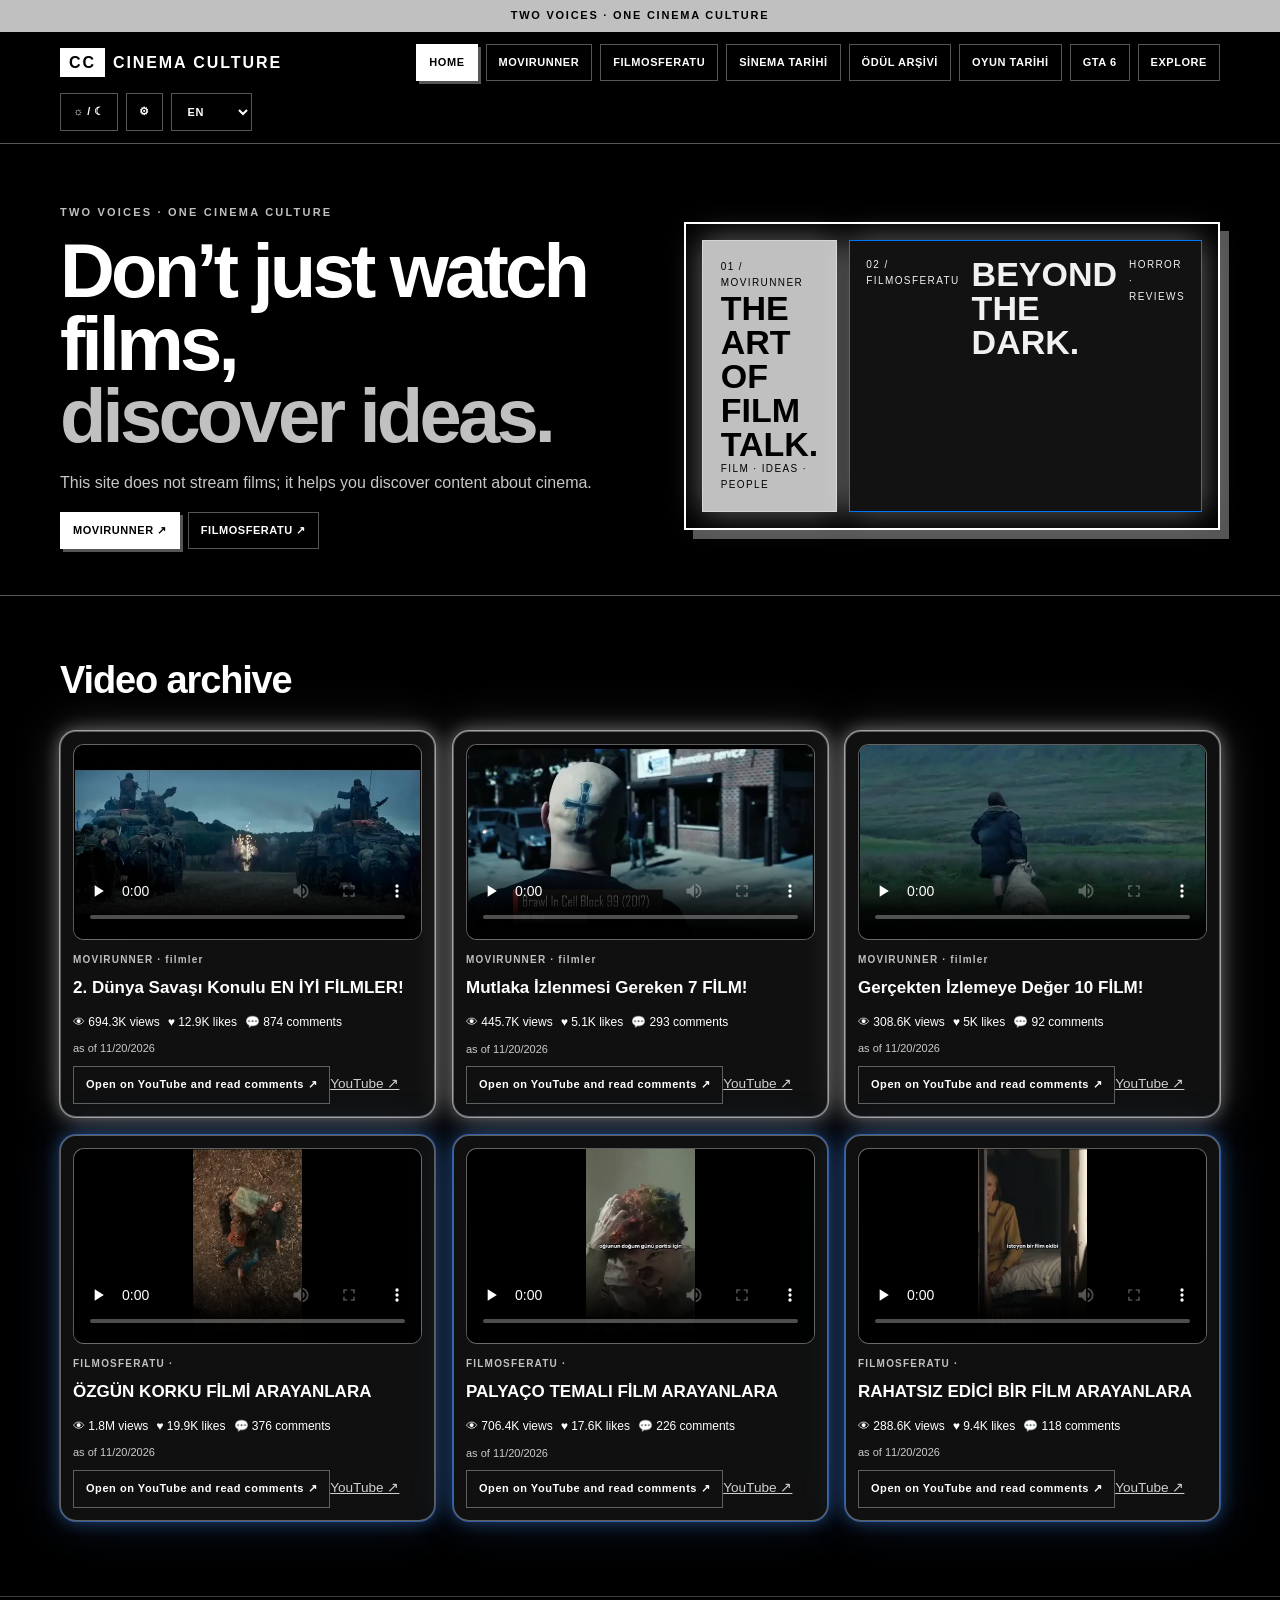
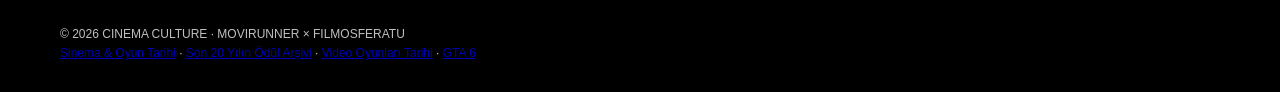
<file: index.html>
﻿<!doctype html>
<html lang="tr"><head>
<script async src="https://www.googletagmanager.com/gtm.js?id=GTM-MK9WLMW9"></script><script>window.dataLayer=window.dataLayer||[];function gtag(){dataLayer.push(arguments);}gtag('js',new Date());</script>
<script>window.dataLayer=window.dataLayer||[];function gtag(){dataLayer.push(arguments);}gtag('js',new Date());</script>
<script>window.dataLayer=window.dataLayer||[];function gtag(){dataLayer.push(arguments);}gtag("js",new Date());</script><meta charset="utf-8">
<meta name="viewport" content="width=device-width, initial-scale=1, viewport-fit=cover">
<meta name="description" content="MoviRunner ve Filmosferatu: en çok beğenilen film videoları, sinema ve oyun tarihi, son 20 yılın ödüllü filmleri.">
<link rel="icon" href="data:image/svg+xml,%3Csvg xmlns='http://www.w3.org/2000/svg' viewBox='0 0 100 100'%3E%3Ctext y='.9em' font-size='90'%3E🎬%3C/text%3E%3C/svg%3E"><title>Cinema Culture · MoviRunner × Filmosferatu | Film Önerileri ve Sinema Tarihi</title>
<link rel="alternate" type="application/atom+xml" title="Cinema Culture" href="feed.xml"><link rel="sitemap" type="application/xml" href="sitemap.xml"><link rel="canonical" href="https://sukruozolgayizmir-ctrl.github.io/moviRunner-filmosferatu/"><meta name="robots" content="index,follow,max-snippet:-1,max-image-preview:large">
<meta property="og:type" content="website"><meta property="og:site_name" content="Cinema Culture"><meta property="og:title" content="Cinema Culture · MoviRunner × Filmosferatu"><meta property="og:description" content="En çok beğenilen film videoları, sinema ve oyun tarihi, ödül arşivi."><meta property="og:url" content="https://sukruozolgayizmir-ctrl.github.io/moviRunner-filmosferatu/"><meta property="og:image" content="https://sukruozolgayizmir-ctrl.github.io/moviRunner-filmosferatu/og-image.jpg"><meta property="og:image:width" content="1200"><meta property="og:image:height" content="630"><meta name="twitter:card" content="summary_large_image"><meta property="og:locale" content="tr_TR">
<script type="application/ld+json">{"@context": "https://schema.org", "@graph": [{"@type": "WebSite", "@id": "https://sukruozolgayizmir-ctrl.github.io/moviRunner-filmosferatu/#website", "url": "https://sukruozolgayizmir-ctrl.github.io/moviRunner-filmosferatu/", "name": "Cinema Culture · MoviRunner × Filmosferatu", "inLanguage": "tr-TR"}, {"@type": "Organization", "@id": "https://sukruozolgayizmir-ctrl.github.io/moviRunner-filmosferatu/#org", "name": "MoviRunner × Filmosferatu", "url": "https://sukruozolgayizmir-ctrl.github.io/moviRunner-filmosferatu/", "founder": [{"@type": "Person", "name": "Hakan Çeken", "alternateName": "MoviRunner"}, {"@type": "Person", "name": "Gökan Çeken", "alternateName": "Filmosferatu"}], "sameAs": ["https://www.youtube.com/@MoviRunner", "https://www.instagram.com/movirunner/", "https://x.com/movirunner", "https://www.youtube.com/@Filmosferatu", "https://www.instagram.com/filmosferatu/", "https://www.tiktok.com/@filmosferatu"]}]}</script>
<style>
:root{--bg:#000;--fg:#fff;--ac:#c0c0c0;--card:#101010;--ln:#555;--ff:Arial,Helvetica,sans-serif;box-sizing:border-box;padding-top:env(safe-area-inset-top,0px);padding-bottom:env(safe-area-inset-bottom,0px)}
html{scroll-behavior:smooth;scroll-padding-top:env(safe-area-inset-top,0px)}
*,*:before,*:after{box-sizing:inherit}
body{margin:0;background:var(--bg);color:var(--fg);font-family:var(--ff);line-height:1.6}
button,input,select{font:inherit;color:inherit}button{cursor:pointer}
.w{max-width:1160px;width:calc(100% - 32px);margin:auto}
.bar{background:var(--ac);color:#000;text-align:center;padding:7px;font-size:11px;font-weight:900;letter-spacing:.16em}
header{position:sticky;top:env(safe-area-inset-top,0px);z-index:9;background:var(--bg);border-bottom:1px solid var(--ln)}
.nr{display:flex;align-items:center;justify-content:space-between;gap:12px;flex-wrap:wrap;padding:12px 0}
.logo{font-weight:900;letter-spacing:.12em;font-size:16px;text-decoration:none;color:var(--fg)}
.logo b{background:var(--fg);color:var(--bg);padding:6px 9px;margin-right:8px}
nav,.tools{display:flex;gap:8px;flex-wrap:wrap}
.b{background:transparent;border:1px solid var(--ln);padding:9px 12px;font-weight:800;font-size:11px;letter-spacing:.05em;text-decoration:none;color:var(--fg);display:inline-block}
.b.on,.b.p{background:var(--fg);color:var(--bg);border-color:var(--fg);box-shadow:3px 3px 0 var(--ln)}
.b:hover{transform:translate(-1px,-1px)}
.hero{padding:60px 0 46px;display:grid;grid-template-columns:1.1fr .9fr;gap:32px;align-items:center}
.ey{font-size:11px;font-weight:900;letter-spacing:.2em;color:var(--ac)}
h1{font-size:clamp(40px,8vw,76px);line-height:.95;margin:14px 0 18px;letter-spacing:-.05em}h1 em{font-style:normal;color:var(--ac)}
h2{font-size:clamp(24px,4vw,38px);margin:8px 0;letter-spacing:-.03em}
p{color:inherit;opacity:.78}
.art{border:2px solid var(--fg);padding:16px;box-shadow:9px 9px 0 var(--ln);display:grid;grid-template-columns:1fr 1fr;gap:12px}
.t{min-height:210px;padding:18px;border:1px solid var(--ln);display:flex;flex-direction:column;justify-content:space-between;cursor:pointer;text-decoration:none}
.t strong{font-size:clamp(22px,3vw,34px);line-height:1}.t small{font-size:10px;letter-spacing:.14em}
.t.a{background:var(--ac);color:#000}.t.f{background:#121212;color:#f1f1f1;border-color:#0077ff}
.sec{padding:46px 0;border-top:1px solid var(--ln)}
.g{display:grid;grid-template-columns:repeat(3,1fr);gap:18px;margin-top:20px}
.c{background:var(--card);border:1px solid var(--ln);box-shadow:4px 4px 0 var(--ln);padding:12px}
.th{aspect-ratio:16/9;background:linear-gradient(135deg,#222,#050505);border:1px solid var(--ln);display:grid;place-items:center;position:relative;overflow:hidden}
.th iframe,.th video{position:absolute;inset:0;width:100%;height:100%;border:0;background:#000;object-fit:contain}
.c{content-visibility:auto;contain-intrinsic-size:auto 340px}
.yt{display:inline-block;margin-top:8px;font-size:.85rem;opacity:.8;text-decoration:underline;color:inherit}
.c{--gl:255,255,255;border-radius:16px;box-shadow:0 0 0 1px rgba(var(--gl),.5),0 0 18px rgba(var(--gl),.4),0 0 46px rgba(var(--gl),.2);transition:box-shadow .35s ease,transform .35s ease}
.c.fs{--gl:80,150,255}
.c:hover,.c:focus-within{transform:translateY(-4px);box-shadow:0 0 0 1px rgba(var(--gl),.9),0 0 26px rgba(var(--gl),.7),0 0 72px rgba(var(--gl),.38)}
.th{border-radius:11px}
.pl{box-shadow:0 0 18px rgba(255,255,255,.45)}
.t.a,.t.f{box-shadow:0 0 30px rgba(255,255,255,.4)}
@media (prefers-reduced-motion:reduce){.c{transition:none}.c:hover,.c:focus-within{transform:none}}
.pl{border:1px solid #fff;color:#fff;border-radius:50%;width:54px;height:54px;background:transparent;font-size:22px}
.m{font-size:10px;letter-spacing:.12em;color:var(--ac);font-weight:900;margin-top:12px}
.c h3{margin:6px 0;font-size:17px}.c p{margin:0;font-size:13px}
.row{display:flex;gap:8px;flex-wrap:wrap;margin-top:12px}
.f{display:grid;grid-template-columns:2fr 1fr 1fr;gap:12px;border:1px solid var(--ln);padding:16px;box-shadow:5px 5px 0 var(--ln)}
.f input,.f select{width:100%;height:42px;background:var(--bg);border:1px solid var(--ln);padding:0 10px}
.dr{position:fixed;right:0;top:0;bottom:0;width:min(340px,100%);background:var(--card);border-left:2px solid var(--fg);padding:20px;padding-top:calc(20px + env(safe-area-inset-top,0px));z-index:20;overflow:auto;transform:translateX(105%);transition:.2s}
.dr.o{transform:none}.dr label{display:block;font-size:11px;font-weight:900;letter-spacing:.1em;margin:14px 0 6px}
.dr input[type=color]{width:56px;height:38px;padding:0;border:1px solid var(--ln);background:none}
.dr input[type=text],.dr select{width:100%;height:38px;background:var(--bg);border:1px solid var(--ln);padding:0 8px}
.cr{display:flex;gap:8px;align-items:center}.cr code{font-size:11px;opacity:.7}
footer{border-top:1px solid var(--ln);padding:28px 0;font-size:12px;opacity:.75;margin-top:30px}
.em{border:1px dashed var(--ln);padding:18px;text-align:center}
@media(max-width:800px){.hero{grid-template-columns:1fr;padding:36px 0}.g{grid-template-columns:repeat(2,1fr)}.f{grid-template-columns:1fr}}
@media(max-width:520px){.g{grid-template-columns:1fr}.t{min-height:150px}}
</style></head>
<body><div class="bar" id="bar"></div>
<header><div class="w nr"><a class="logo" href="#home"><b>CC</b>CINEMA CULTURE</a>
<nav id="nav"></nav><div class="tools"><button class="b" id="thm" aria-label="Gece / Gündüz">☼ / ☾</button><button class="b" id="opt">⚙</button>
<select class="b" id="lng" aria-label="Dil"><option value="tr">TR</option><option value="en">EN</option><option value="ru">RU</option><option value="zh">中文</option><option value="ja">日本語</option><option value="es">ES</option><option value="el">ΕΛ</option></select></div></div></header>
<main id="app"><section><h1>Cinema Culture · MoviRunner × Filmosferatu</h1><p>MoviRunner (Hakan Çeken) ve Filmosferatu (Gökan Çeken) kanallarının en çok beğenilen film videoları, sinema ve oyun tarihi ile son 20 yılın ödül arşivi.</p><h2>MoviRunner videoları</h2><ul><li><a href="https://www.youtube.com/watch?v=bQt7pxt-cz8" rel="noopener">2. Dünya Savaşı Konulu EN İYİ FİLMLER!</a></li><li><a href="https://www.youtube.com/watch?v=aho-y0J6z-E" rel="noopener">Mutlaka İzlenmesi Gereken 7 FİLM!</a></li><li><a href="https://www.youtube.com/watch?v=wjza4YtBLzE" rel="noopener">Gerçekten İzlemeye Değer 10 FİLM!</a></li><li><a href="https://www.youtube.com/watch?v=wVqWj7PUkso" rel="noopener">Yalnızlık...</a></li><li><a href="https://www.youtube.com/watch?v=GTyuaSsJQkQ" rel="noopener">Mutlaka İzlenmesi Gereken 10 FİLM</a></li><li><a href="https://www.youtube.com/watch?v=ZyYvfPd8p9M" rel="noopener">Netflix’te İzlenilmesi Gereken 10 FİLM!</a></li><li><a href="https://www.youtube.com/watch?v=7OHrfjlGY-0" rel="noopener">Netflix’te İzlenmesi Gereken 10 FİLM!</a></li><li><a href="https://www.youtube.com/watch?v=h9Fivq6os04" rel="noopener">İZLEDİĞİM EN İYİ 10 FİLM!</a></li><li><a href="https://www.youtube.com/watch?v=EByog3MGqJk" rel="noopener">Hemen İzlemen Gereken 10 FİLM!</a></li><li><a href="https://www.youtube.com/watch?v=You5NW2Mh_w" rel="noopener">MAFYA KONULU EN İYİ 10 FİLM!</a></li><li><a href="https://www.youtube.com/watch?v=eCvrO6ksfds" rel="noopener">2025’te İzlemen Gereken 10 FİLM</a></li><li><a href="https://www.youtube.com/watch?v=0i10l7MqN_I" rel="noopener">İzledikten Sonra Etkisinden Çıkamayacağınız 10 FİLM!</a></li><li><a href="https://www.youtube.com/watch?v=mfd_h6Tv3bE" rel="noopener">Netflix’te İzlemen Gereken 10 FİLM!</a></li><li><a href="https://www.youtube.com/watch?v=R_Il2t-ww04" rel="noopener">BU FİLME BAYILDIM! (YÖNETMENİYLE KONUŞTUM!)</a></li><li><a href="https://www.youtube.com/watch?v=K9O2y9hy4a0" rel="noopener">Kesin İzlemen Gereken 10 FİLM!</a></li><li><a href="https://www.youtube.com/watch?v=NviGhkeJgSE" rel="noopener">Mutlaka İzlemen Gereken 10 FİLM!</a></li><li><a href="https://www.youtube.com/watch?v=qjrtC8xUYus" rel="noopener">Ailecek İzlenecek 10 FİLM!</a></li><li><a href="https://www.youtube.com/watch?v=LHaqU8uj7Ec" rel="noopener">Mutlaka İzlenmesi Gereken 5 FİLM!</a></li><li><a href="https://www.youtube.com/watch?v=wCPwaR8jq9U" rel="noopener">Yılın İzlenmesi Gereken EN İYİ FİLMLERİ</a></li><li><a href="https://www.youtube.com/watch?v=sx1uyYPyB1M" rel="noopener">HAYATIMI DEĞİŞTİREN 10 FİLM!</a></li><li><a href="https://www.youtube.com/watch?v=f5wnamjzEBA" rel="noopener">2010’LARIN EN İYİ 10 FİLMİ</a></li><li><a href="https://www.youtube.com/watch?v=ukpMMvegnaM" rel="noopener">Tek Başına İzlememeniz Gereken 8 FİLM!</a></li><li><a href="https://www.youtube.com/watch?v=t59hfxSEzZk" rel="noopener">Mutlaka İzlenmesi Gereken 10 FİLM ÖNERİSİ</a></li><li><a href="https://www.youtube.com/watch?v=z8zGPYs1_jE" rel="noopener">2000’LERİN EN İYİ 10 FİLMİ</a></li></ul><h2>Filmosferatu videoları</h2><ul><li><a href="https://www.youtube.com/watch?v=Hi3y0O1u0zU" rel="noopener">ÖZGÜN KORKU FİLMİ ARAYANLARA</a></li><li><a href="https://www.youtube.com/watch?v=k589XlYTMVg" rel="noopener">PALYAÇO TEMALI FİLM ARAYANLARA</a></li><li><a href="https://www.youtube.com/watch?v=Sck3Rp8hi7I" rel="noopener">RAHATSIZ EDİCİ BİR FİLM ARAYANLARA</a></li><li><a href="https://www.youtube.com/watch?v=ZUOAltX5UV4" rel="noopener">KABUS GİBİ KORKU FİLMİ ARAYANLARA</a></li><li><a href="https://www.youtube.com/watch?v=a7YLeocaLf8" rel="noopener">Kukla oynatıcısının kabusu</a></li><li><a href="https://www.youtube.com/watch?v=yWXMrGwNxWM" rel="noopener">AŞIRI KORKUNÇ FİLM ARAYANLARA</a></li><li><a href="https://www.youtube.com/watch?v=SOX3Zln17xI" rel="noopener">RAHATSIZ EDİCİ FİLM ARAYANLARA!</a></li><li><a href="https://www.youtube.com/watch?v=F654DDaeHgE" rel="noopener">AKIL HASTANESİ TEMALI KORKU FİLMİ ARAYANLARA</a></li><li><a href="https://www.youtube.com/watch?v=llcsltX-Pgs" rel="noopener">MİTOLOJİK KORKU FİLM ARAYANLARA</a></li><li><a href="https://www.youtube.com/watch?v=lgYS9Ljw4Jo" rel="noopener">TÜYLER ÜRPERTİCİ KORKU FİLMİ</a></li><li><a href="https://www.youtube.com/watch?v=tVhJE0qnBMY" rel="noopener">SALGIN TEMALI FİLM ARAYANLARA</a></li><li><a href="https://www.youtube.com/watch?v=bBHCATssIlw" rel="noopener">RAHATSIZ EDİCİ FİLM ARAYANLARA</a></li><li><a href="https://www.youtube.com/watch?v=TFTz7CCr6mk" rel="noopener">RAHATSIZ EDİCİ KORKU FİLMİ ARAYANLARA</a></li><li><a href="https://www.youtube.com/watch?v=Wj9Wbhid75Q" rel="noopener">RAHATSIZ EDEN FİLM ARAYANLARA</a></li><li><a href="https://www.youtube.com/watch?v=EW3nkyuqMl8" rel="noopener">ÇOK RAHATSIZ EDEN FİLM ARAYANLARA</a></li><li><a href="https://www.youtube.com/watch?v=LXFJUaVIj_4" rel="noopener">BEYİN YAKAN FİLM ARAYANLARA</a></li><li><a href="https://www.youtube.com/watch?v=HyZYfziuESY" rel="noopener">TÜYLER ÜRPERTİCİ FİLM ARAYANLARA</a></li><li><a href="https://www.youtube.com/watch?v=Vso5chbEGng" rel="noopener">AKILDAN ÇIKMAYACAK FİLM ARAYANLARA</a></li><li><a href="https://www.youtube.com/watch?v=8Zpk_6wGu28" rel="noopener">SÜRÜKLEYİCİ GERİLİM FİLMİ ARAYANLARA</a></li><li><a href="https://www.youtube.com/watch?v=gwF0J0q0E2Q" rel="noopener">SARSICI BİR FİLM ARAYANLARA</a></li><li><a href="https://www.youtube.com/watch?v=S5uE3p7QK1g" rel="noopener">NOEL TEMALI FİLM ARAYANLARA</a></li><li><a href="https://www.youtube.com/watch?v=7-abqk5xxOg" rel="noopener">HAKKI VERİLMEYEN KORKU FİLMİ</a></li><li><a href="https://www.youtube.com/watch?v=UH6rj0TFGhk" rel="noopener">YILIN EN İYİ KORKU FİLMLERİNDEN</a></li><li><a href="https://www.youtube.com/watch?v=HFbbQ9Ltp_s" rel="noopener">Gerçekten geren filmlerden...</a></li></ul><p><a href="tarihce.html">Sinema ve Oyun Tarihi</a> · <a href="odul-arsivi.html">Son 20 Yılın Ödül Arşivi</a> · <a href="oyunlar.html">Video Oyunları Tarihi</a> · <a href="gta6.html">GTA 6</a></p><noscript><p>Videoları izlemek için JavaScript gerekir; yukarıdaki bağlantılar YouTube sayfalarına gider.</p></noscript></section></main>
<footer><div class="w">© <span id="yr"></span> CINEMA CULTURE · MOVIRUNNER × FILMOSFERATU<br><a href="tarihce.html">Sinema &amp; Oyun Tarihi</a> · <a href="odul-arsivi.html">Son 20 Yılın Ödül Arşivi</a> · <a href="oyunlar.html">Video Oyunları Tarihi</a> · <a href="gta6.html">GTA 6</a></div></footer>
<aside class="dr" id="dr" aria-label="Görünüm"><button class="b" id="cl" style="float:right">×</button><h2 id="dt"></h2>
<label id="l1"></label><div class="cr"><input type="color" id="k1"><input type="text" id="x1" maxlength="7"><code id="r1"></code></div>
<label id="l2"></label><div class="cr"><input type="color" id="k2"><input type="text" id="x2" maxlength="7"><code id="r2"></code></div>
<label id="l3"></label><div class="cr"><input type="color" id="k3"><input type="text" id="x3" maxlength="7"><code id="r3"></code></div>
<label id="l4"></label><select id="ft"><option value="Arial,Helvetica,sans-serif">Arial</option><option value="Georgia,serif">Georgia</option><option value="'Times New Roman',serif">Times New Roman</option><option value="'Courier New',monospace">Courier New</option><option value="Verdana,sans-serif">Verdana</option><option value="'Trebuchet MS',sans-serif">Trebuchet MS</option></select>
<div class="row"><button class="b" id="rs"></button></div></aside>
<script>
/* ===== İÇERİK: yalnızca gerçek, doğrulanmış kayıtları buraya ekleyin =====
 videos:{id:'YouTube video kimliği',title:'Başlık',tag:'Etiket'}  posts:{title,text}  links:{name,url} */
const S=(v,l,c)=>({views:String(v),likes:String(l),comments:String(c),asOf:'2026-11-16'});
const CONTENT={mr:{videos:[{id:'bQt7pxt-cz8',title:'2. Dünya Savaşı Konulu EN İYİ FİLMLER!',tag:'EN ÇOK BEĞENİLEN',stats:S(693256,12876,873)},{id:'aho-y0J6z-E',title:'Mutlaka İzlenmesi Gereken 7 FİLM!',tag:'EN ÇOK BEĞENİLEN',stats:S(445638,5099,293)},{id:'wjza4YtBLzE',title:'Gerçekten İzlemeye Değer 10 FİLM!',tag:'EN ÇOK BEĞENİLEN',stats:S(308542,5042,92)},{id:'wVqWj7PUkso',title:'Yalnızlık...',tag:'EN ÇOK BEĞENİLEN',stats:S(72967,3535,217)},{id:'GTyuaSsJQkQ',title:'Mutlaka İzlenmesi Gereken 10 FİLM',tag:'EN ÇOK BEĞENİLEN',stats:S(493542,3321,297)},{id:'ZyYvfPd8p9M',title:'Netflix’te İzlenilmesi Gereken 10 FİLM!',tag:'EN ÇOK BEĞENİLEN',stats:S(364459,3311,130)},{id:'7OHrfjlGY-0',title:'Netflix’te İzlenmesi Gereken 10 FİLM!',tag:'EN ÇOK BEĞENİLEN',stats:S(223289,3304,85)},{id:'h9Fivq6os04',title:'İZLEDİĞİM EN İYİ 10 FİLM!',tag:'EN ÇOK YORUMLANAN',stats:S(149238,3249,416)},{id:'EByog3MGqJk',title:'Hemen İzlemen Gereken 10 FİLM!',tag:'#ENİYİFİLMLER',stats:S(340828,2879,117),comments:[{u:'@kagan.kurnaz',t:'sinners i izledik hayatımda bu kadar kötü bir tavsiye görmedim.. sakın vakit kaymetmeyin',l:18},{u:'@cyberunnner',t:'O kadar çok film tükettim ki, sen olmasan iyi bir şey bulamayacağım. Çok sağol ya. 💯',l:13},{u:'@muammeratik13',t:'yeni intro mükemmel reis',l:12},{u:'@umutsahin2702',t:'The road en sevdiğim film\'dir',l:11},{u:'@Rahibibrahimov1905',t:'Sinnersi senin tavsiyenle izledim. İyiki izlemişim. Filme 10 üzerinden 7 verdim. ❤',l:7}]},{id:'You5NW2Mh_w',title:'MAFYA KONULU EN İYİ 10 FİLM!',tag:'EN ÇOK BEĞENİLEN',stats:S(112113,2532,142)},{id:'eCvrO6ksfds',title:'2025’te İzlemen Gereken 10 FİLM',tag:'EN ÇOK BEĞENİLEN',stats:S(196895,2378,100)},{id:'0i10l7MqN_I',title:'İzledikten Sonra Etkisinden Çıkamayacağınız 10 FİLM!',tag:'EN ÇOK BEĞENİLEN',stats:S(79721,2065,104)},{id:'mfd_h6Tv3bE',title:'Netflix’te İzlemen Gereken 10 FİLM!',tag:'EN ÇOK BEĞENİLEN',stats:S(170669,1946,85)},{id:'R_Il2t-ww04',title:'BU FİLME BAYILDIM! (YÖNETMENİYLE KONUŞTUM!)',tag:'EN ÇOK BEĞENİLEN',stats:S(95727,1944,125)},{id:'K9O2y9hy4a0',title:'Kesin İzlemen Gereken 10 FİLM!',tag:'EN ÇOK BEĞENİLEN',stats:S(122821,1777,90)},{id:'NviGhkeJgSE',title:'Mutlaka İzlemen Gereken 10 FİLM!',tag:'EN ÇOK BEĞENİLEN',stats:S(96431,1609,81)},{id:'qjrtC8xUYus',title:'Ailecek İzlenecek 10 FİLM!',tag:'EN ÇOK BEĞENİLEN',stats:S(225703,1421,51)},{id:'LHaqU8uj7Ec',title:'Mutlaka İzlenmesi Gereken 5 FİLM!',tag:'EN ÇOK BEĞENİLEN',stats:S(227762,1408,133)},{id:'wCPwaR8jq9U',title:'Yılın İzlenmesi Gereken EN İYİ FİLMLERİ',tag:'EN ÇOK BEĞENİLEN',stats:S(95313,1340,54)},{id:'sx1uyYPyB1M',title:'HAYATIMI DEĞİŞTİREN 10 FİLM!',tag:'EN ÇOK BEĞENİLEN',stats:S(250450,1334,43)},{id:'f5wnamjzEBA',title:'2010’LARIN EN İYİ 10 FİLMİ',tag:'EN ÇOK BEĞENİLEN',stats:S(55241,1215,106)},{id:'ukpMMvegnaM',title:'Tek Başına İzlememeniz Gereken 8 FİLM!',tag:'EN ÇOK BEĞENİLEN',stats:S(108961,1171,102)},{id:'t59hfxSEzZk',title:'Mutlaka İzlenmesi Gereken 10 FİLM ÖNERİSİ',tag:'EN ÇOK BEĞENİLEN',stats:S(64964,1098,42)},{id:'z8zGPYs1_jE',title:'2000’LERİN EN İYİ 10 FİLMİ',tag:'EN ÇOK BEĞENİLEN',stats:S(37440,1064,169)}],posts:[],links:[{name:'YouTube · MoviRunner',url:'https://www.youtube.com/@MoviRunner'},{name:'Instagram · MoviRunner',url:'https://www.instagram.com/movirunner/'},{name:'X · MoviRunner',url:'https://x.com/movirunner'}],contact:{name:'Hakan Çeken',bio:'sinema • dizi • gaming',email:'movirunner@socialfamo.us'}},fs:{videos:[{id:'Hi3y0O1u0zU',title:'ÖZGÜN KORKU FİLMİ ARAYANLARA',tag:'SHORTS',stats:S(1788388,19838,376)},{id:'k589XlYTMVg',title:'PALYAÇO TEMALI FİLM ARAYANLARA',tag:'SHORTS',stats:S(706322,17637,223)},{id:'Sck3Rp8hi7I',title:'RAHATSIZ EDİCİ BİR FİLM ARAYANLARA',tag:'SHORTS',stats:S(288614,9435,118)},{id:'ZUOAltX5UV4',title:'KABUS GİBİ KORKU FİLMİ ARAYANLARA',tag:'SHORTS',stats:S(274107,8997,152)},{id:'a7YLeocaLf8',title:'Kukla oynatıcısının kabusu',tag:'SHORTS',stats:S(281087,8620,58)},{id:'yWXMrGwNxWM',title:'AŞIRI KORKUNÇ FİLM ARAYANLARA',tag:'SHORTS',stats:S(464356,8096,161)},{id:'SOX3Zln17xI',title:'RAHATSIZ EDİCİ FİLM ARAYANLARA!',tag:'SHORTS',stats:S(192209,7959,145)},{id:'F654DDaeHgE',title:'AKIL HASTANESİ TEMALI KORKU FİLMİ ARAYANLARA',tag:'SHORTS',stats:S(122526,7011,72)},{id:'llcsltX-Pgs',title:'MİTOLOJİK KORKU FİLM ARAYANLARA',tag:'SHORTS',stats:S(142005,5999,96)},{id:'lgYS9Ljw4Jo',title:'TÜYLER ÜRPERTİCİ KORKU FİLMİ',tag:'SHORTS',stats:S(238366,5955,111)},{id:'tVhJE0qnBMY',title:'SALGIN TEMALI FİLM ARAYANLARA',tag:'SHORTS',stats:S(139381,5532,59)},{id:'bBHCATssIlw',title:'RAHATSIZ EDİCİ FİLM ARAYANLARA',tag:'EN ÇOK YORUMLANAN',stats:S(163173,5175,332)},{id:'TFTz7CCr6mk',title:'RAHATSIZ EDİCİ KORKU FİLMİ ARAYANLARA',tag:'SHORTS',stats:S(137037,4954,148)},{id:'Wj9Wbhid75Q',title:'RAHATSIZ EDEN FİLM ARAYANLARA',tag:'SHORTS',stats:S(140429,4759,63)},{id:'EW3nkyuqMl8',title:'ÇOK RAHATSIZ EDEN FİLM ARAYANLARA',tag:'SHORTS',stats:S(72400,3854,28)},{id:'LXFJUaVIj_4',title:'BEYİN YAKAN FİLM ARAYANLARA',tag:'SHORTS',stats:S(72873,2868,45)},{id:'HyZYfziuESY',title:'TÜYLER ÜRPERTİCİ FİLM ARAYANLARA',tag:'SHORTS',stats:S(53278,2819,58)},{id:'Vso5chbEGng',title:'AKILDAN ÇIKMAYACAK FİLM ARAYANLARA',tag:'SHORTS',stats:S(68634,2569,46)},{id:'8Zpk_6wGu28',title:'SÜRÜKLEYİCİ GERİLİM FİLMİ ARAYANLARA',tag:'SHORTS',stats:S(372499,2230,54)},{id:'gwF0J0q0E2Q',title:'SARSICI BİR FİLM ARAYANLARA',tag:'SHORTS',stats:S(40417,1869,26)},{id:'S5uE3p7QK1g',title:'NOEL TEMALI FİLM ARAYANLARA',tag:'SHORTS',stats:S(42927,1748,25)},{id:'7-abqk5xxOg',title:'HAKKI VERİLMEYEN KORKU FİLMİ',tag:'SHORTS',stats:S(52761,1585,21)},{id:'UH6rj0TFGhk',title:'YILIN EN İYİ KORKU FİLMLERİNDEN',tag:'SHORTS',stats:S(83350,1584,25)},{id:'HFbbQ9Ltp_s',title:'Gerçekten geren filmlerden...',tag:'SHORTS',stats:S(52005,974,22)}],posts:[],links:[{name:'YouTube · Filmosferatu',url:'https://www.youtube.com/@Filmosferatu'},{name:'Instagram · Filmosferatu',url:'https://www.instagram.com/filmosferatu/'},{name:'TikTok · Filmosferatu',url:'https://www.tiktok.com/@filmosferatu'}],contact:{name:'Gökan Çeken',bio:'Sinema | Dizi',email:'filmosferatu@gmail.com'}}};
const BR={mr:{n:'MOVIRUNNER',d:{bg:'#000000',fg:'#ffffff',ac:'#c0c0c0',card:'#101010'},l:{bg:'#f1f1f1',fg:'#121212',ac:'#555555',card:'#ffffff'}},
fs:{n:'FILMOSFERATU',d:{bg:'#121212',fg:'#f1f1f1',ac:'#0077ff',card:'#191919'},l:{bg:'#f1f1f1',fg:'#121212',ac:'#0057c0',card:'#ffffff'}},
home:{n:'',d:{bg:'#000000',fg:'#ffffff',ac:'#c0c0c0',card:'#101010'},l:{bg:'#ffffff',fg:'#000000',ac:'#555555',card:'#f4f4f4'}}};
const I={
tr:{home:'ANA SAYFA',explore:'KEŞFET',search:'Ara…',share:'Paylaş',open:'İÇERİKLERİ KEŞFET',vid:'Video arşivi',posts:'Film eleştirileri ve öneriler',soc:'Resmî sosyal hesaplar',soon:'Gerçek içerik yönetici tarafından eklendiğinde burada görünecek.',set:'Görünüm',bg:'Arka plan',tx:'Yazı',ac:'Vurgu',font:'Yazı tipi',reset:'SIFIRLA',none:'Sonuç yok.',sample:'ÖRNEK',all:'İki marka',d_mr:'Film önerileri, eleştiriler, oyuncularla sohbetler ve sinema yayınları.',d_fs:'Korku sineması, psikolojik gerilim, karanlık seçkiler ve film incelemeleri.',h1:'Filmleri değil,',h2:'fikirleri keşfet.',bar:'İKİ SES · TEK SİNEMA KÜLTÜRÜ',intro:'Bu site film izletmez; sinema üzerine içerikleri keşfetmenizi sağlar.',ph:'Başlık ara'},
en:{home:'HOME',explore:'EXPLORE',search:'Search…',share:'Share',open:'EXPLORE CONTENT',vid:'Video archive',posts:'Film reviews and picks',soc:'Official social accounts',soon:'Real content will appear here once the editor adds it.',set:'Appearance',bg:'Background',tx:'Text',ac:'Accent',font:'Typeface',reset:'RESET',none:'No results.',sample:'SAMPLE',all:'Both brands',d_mr:'Film recommendations, reviews, talks with actors and cinema broadcasts.',d_fs:'Horror cinema, psychological thrillers, dark selections and film reviews.',h1:'Don’t just watch films,',h2:'discover ideas.',bar:'TWO VOICES · ONE CINEMA CULTURE',intro:'This site does not stream films; it helps you discover content about cinema.',ph:'Search titles'},
ru:{home:'ГЛАВНАЯ',explore:'ПОИСК',search:'Поиск…',share:'Поделиться',open:'СМОТРЕТЬ МАТЕРИАЛЫ',vid:'Видеоархив',posts:'Рецензии и рекомендации',soc:'Официальные аккаунты',soon:'Настоящий контент появится после добавления редактором.',set:'Оформление',bg:'Фон',tx:'Текст',ac:'Акцент',font:'Шрифт',reset:'СБРОС',none:'Ничего не найдено.',sample:'ПРИМЕР',all:'Оба бренда',d_mr:'Рекомендации фильмов, рецензии, беседы с актёрами и кинопередачи.',d_fs:'Кино ужасов, психологические триллеры, мрачные подборки и обзоры.',h1:'Не фильмы,',h2:'а идеи открывайте.',bar:'ДВА ГОЛОСА · ОДНА КИНОКУЛЬТУРА',intro:'Сайт не показывает фильмы, а помогает находить материалы о кино.',ph:'Поиск по названию'},
zh:{home:'首页',explore:'探索',search:'搜索…',share:'分享',open:'探索内容',vid:'视频档案',posts:'影评与推荐',soc:'官方社交账号',soon:'编辑添加真实内容后将在此显示。',set:'外观',bg:'背景',tx:'文字',ac:'强调色',font:'字体',reset:'重置',none:'没有结果。',sample:'示例',all:'两个品牌',d_mr:'电影推荐、影评、与演员的对谈和电影节目。',d_fs:'恐怖电影、心理惊悚、黑暗精选与影评。',h1:'不只是看电影，',h2:'更要发现想法。',bar:'两种声音 · 一种电影文化',intro:'本站不提供电影播放，只帮助你发现电影相关内容。',ph:'搜索标题'},
ja:{home:'ホーム',explore:'探す',search:'検索…',share:'共有',open:'コンテンツを探す',vid:'動画アーカイブ',posts:'映画レビューとおすすめ',soc:'公式SNS',soon:'編集者が実際のコンテンツを追加するとここに表示されます。',set:'外観',bg:'背景',tx:'文字',ac:'アクセント',font:'書体',reset:'リセット',none:'結果がありません。',sample:'サンプル',all:'両ブランド',d_mr:'映画のおすすめ、レビュー、俳優との対談、映画番組。',d_fs:'ホラー映画、心理サスペンス、ダークな選集、映画レビュー。',h1:'映画ではなく、',h2:'アイデアを発見。',bar:'二つの声 · ひとつの映画文化',intro:'このサイトは映画を配信しません。映画に関する情報を見つける場所です。',ph:'タイトル検索'},
es:{home:'INICIO',explore:'EXPLORAR',search:'Buscar…',share:'Compartir',open:'EXPLORAR CONTENIDO',vid:'Archivo de vídeos',posts:'Críticas y recomendaciones',soc:'Cuentas oficiales',soon:'El contenido real aparecerá aquí cuando el editor lo añada.',set:'Apariencia',bg:'Fondo',tx:'Texto',ac:'Acento',font:'Tipografía',reset:'RESTABLECER',none:'Sin resultados.',sample:'EJEMPLO',all:'Ambas marcas',d_mr:'Recomendaciones de cine, críticas, charlas con actores y emisiones de cine.',d_fs:'Cine de terror, thrillers psicológicos, selecciones oscuras y reseñas.',h1:'No descubras películas,',h2:'descubre ideas.',bar:'DOS VOCES · UNA CULTURA CINEMATOGRÁFICA',intro:'Este sitio no emite películas; te ayuda a descubrir contenido sobre cine.',ph:'Buscar títulos'},
el:{home:'ΑΡΧΙΚΗ',explore:'ΑΝΑΖΗΤΗΣΗ',search:'Αναζήτηση…',share:'Κοινοποίηση',open:'ΕΞΕΡΕΥΝΗΣΗ ΠΕΡΙΕΧΟΜΕΝΟΥ',vid:'Αρχείο βίντεο',posts:'Κριτικές και προτάσεις',soc:'Επίσημοι λογαριασμοί',soon:'Το πραγματικό περιεχόμενο θα εμφανιστεί όταν το προσθέσει ο διαχειριστής.',set:'Εμφάνιση',bg:'Φόντο',tx:'Κείμενο',ac:'Έμφαση',font:'Γραμματοσειρά',reset:'ΕΠΑΝΑΦΟΡΑ',none:'Κανένα αποτέλεσμα.',sample:'ΔΕΙΓΜΑ',all:'Και τα δύο brand',d_mr:'Προτάσεις ταινιών, κριτικές, συζητήσεις με ηθοποιούς και κινηματογραφικές εκπομπές.',d_fs:'Κινηματογράφος τρόμου, ψυχολογικά θρίλερ, σκοτεινές επιλογές και κριτικές.',h1:'Όχι ταινίες,',h2:'ανακάλυψε ιδέες.',bar:'ΔΥΟ ΦΩΝΕΣ · ΜΙΑ ΚΙΝΗΜΑΤΟΓΡΑΦΙΚΗ ΚΟΥΛΤΟΥΡΑ',intro:'Ο ιστότοπος δεν προβάλλει ταινίες· σε βοηθά να βρεις περιεχόμενο για τον κινηματογράφο.',ph:'Αναζήτηση τίτλων'}};
const $=s=>document.querySelector(s),V=['home','mr','fs','explore'];
const esc=s=>String(s).replace(/[&<>"']/g,c=>({'&':'&amp;','<':'&lt;','>':'&gt;','"':'&quot;',"'":'&#39;'}[c]));
const ls={get(k,d){try{const v=localStorage.getItem(k);return v===null?d:JSON.parse(v)}catch(e){return d}},set(k,v){try{localStorage.setItem(k,JSON.stringify(v))}catch(e){}}};
let lang=ls.get('mf-lang',(navigator.language||'tr').slice(0,2));if(!I[lang])lang='tr';
const T=k=>I[lang][k]||I.tr[k];
const page=()=>{const h=location.hash.slice(1);return V.includes(h)?h:'home'};
const mode=p=>ls.get('mf-mode-'+p,'d');
function pal(p){const m=mode(p),b=(BR[p]||BR.home)[m],o=ls.get('mf-pal-'+p+'-'+m,{});return Object.assign({},b,o)}
function theme(){const p=page(),c=pal(p);const s=document.documentElement.style;
s.setProperty('--bg',c.bg);s.setProperty('--fg',c.fg);s.setProperty('--ac',c.ac);s.setProperty('--card',c.card);s.setProperty('--ln',c.fg+'55');
s.setProperty('--ff',ls.get('mf-font-'+p,'Arial,Helvetica,sans-serif'));document.documentElement.lang=lang}
const SL={tr:['izlenme','beğeni','yorum','itibarıyla','YouTube’da aç ve yorumları oku'],en:['views','likes','comments','as of','Open on YouTube and read comments'],ru:['просмотры','лайки','комментарии','на','Открыть на YouTube и читать комментарии'],zh:['观看','点赞','评论','截至','在 YouTube 打开并阅读评论'],ja:['回視聴','高評価','コメント','時点','YouTube で開いてコメントを読む'],es:['visualizaciones','me gusta','comentarios','a fecha de','Abrir en YouTube y leer comentarios'],el:['προβολές','likes','σχόλια','έως','Άνοιγμα στο YouTube και ανάγνωση σχολίων']};
const TC={tr:'Öne çıkan gerçek yorumlar',en:'Top real comments',ru:'Популярные реальные комментарии',zh:'热门真实评论',ja:'注目の実際のコメント',es:'Comentarios reales destacados',el:'Κορυφαία πραγματικά σχόλια'};
function com(v){const c=v.comments||[];if(!c.length)return '';return `<details style="margin-top:8px"><summary style="cursor:pointer;font-size:12px;font-weight:800">${TC[lang]||TC.tr}</summary>`+c.map(x=>`<blockquote style="margin:8px 0;padding-left:10px;border-left:2px solid var(--ac);font-size:12px">${esc(x.t)}<br><small style="opacity:.65">${esc(x.u)} · ♥ ${x.l}</small></blockquote>`).join('')+`</details>`}
function kfmt(x){if(/^\d+$/.test(String(x)))return new Intl.NumberFormat(lang,{notation:'compact',maximumFractionDigits:1}).format(Number(x));const m=/^(\d+(?:,\d+)?)\s*B$/.exec(String(x));return m?new Intl.NumberFormat(lang,{notation:'compact',maximumFractionDigits:1}).format(parseFloat(m[1].replace(',','.'))*1000):String(x)}
function stats(v,id){if(!v.stats||!id)return '';const s=v.stats,L=SL[lang]||SL.tr;let d=s.asOf;try{d=new Date(s.asOf+'T00:00:00').toLocaleDateString(lang)}catch(e){}
return `<div class="row" style="font-size:12px"><span>👁 ${esc(kfmt(s.views))} ${L[0]}</span><span>♥ ${esc(kfmt(s.likes))} ${L[1]}</span><span>💬 ${esc(s.comments)} ${L[2]}</span></div><p style="font-size:11px;margin-top:8px">${L[3]} ${esc(d)}</p>${com(v)}<a class="b" rel="noopener" target="_blank" style="margin-top:8px" href="https://www.youtube.com/watch?v=${id}">${L[4]} ↗</a>`}
function video(v,n){const id=/^[\w-]{11}$/.test(v.id||'')?v.id:'';
return `<article class="c ${/filmo/i.test(n)?'fs':'mr'}"><div class="th">${/^videos\/[\w.-]+\.webm$/.test(v.webm||'')?`<video controls preload="none" playsinline poster="${/^videos\/[\w.-]+\.(webp|jpg)$/.test(v.poster||'')?v.poster:''}" src="${v.webm}"></video>`:id?`<button class="pl" data-yt="${id}" aria-label="▶ ${esc(v.title)}">▶</button>`:'<span class="pl" style="display:grid;place-items:center">▶</span>'}</div><div class="m">${n} · ${esc(v.tag||'')}</div><h3>${esc(v.title)}</h3>${stats(v,id)}${id?`<a class="yt" href="https://www.youtube.com/watch?v=${id}" target="_blank" rel="noopener">YouTube ↗</a>`:''}</article>`}
function brand(p){const x=CONTENT[p],n=BR[p].n;
return `<section class="w" style="padding:44px 0 30px"><div class="ey">CINEMA CULTURE / ${p==='mr'?'BRAND 01':'BRAND 02'}</div><h1>${n}</h1><p>${T('d_'+p)}</p><div class="row"><button class="b p" data-share="${n}">${T('share')} ↗</button><a class="b" href="#explore">${T('open')}</a></div></section>
<section class="sec"><div class="w"><div class="ey">${T('vid').toUpperCase()}</div><h2>${T('vid')}</h2>${x.videos.length?`<div class="g">${x.videos.map(v=>video(v,n)).join('')}</div>`:`<div class="em">${T('soon')}</div>`}</div></section>
<section class="sec"><div class="w"><h2>${T('posts')}</h2>${x.posts.length?`<div class="g">${x.posts.map(a=>`<article class="c"><h3>${esc(a.title)}</h3><p>${esc(a.text||'')}</p></article>`).join('')}</div>`:`<div class="em">${T('soon')}</div>`}</div></section>
<section class="sec"><div class="w"><h2>${T('soc')}</h2><div class="row">${x.links.length?x.links.filter(l=>/^https:\/\//.test(l.url)).map(l=>`<a class="b" rel="noopener" target="_blank" href="${esc(l.url)}">${esc(l.name)}</a>`).join(''):`<div class="em" style="width:100%">${T('soon')}</div>`}</div>${x.contact?`<p style="margin-top:16px"><strong>${esc(x.contact.name)}</strong> · ${esc(x.contact.bio)}<br><a class="yt" href="mailto:${esc(x.contact.email)}">✉ ${esc(x.contact.email)}</a></p>`:''}</div></section>`}
function home(){return `<section class="w hero"><div><div class="ey">${T('bar')}</div><h1>${T('h1')}<br><em>${T('h2')}</em></h1><p>${T('intro')}</p><div class="row"><a class="b p" href="#mr">MOVIRUNNER ↗</a><a class="b" href="#fs">FILMOSFERATU ↗</a></div></div>
<div class="art"><a class="t a" href="#mr"><small>01 / MOVIRUNNER</small><strong>THE ART<br>OF FILM TALK.</strong><small>FILM · IDEAS · PEOPLE</small></a><a class="t f" href="#fs"><small>02 / FILMOSFERATU</small><strong>BEYOND<br>THE DARK.</strong><small>HORROR · REVIEWS</small></a></div></section>
<section class="sec"><div class="w"><h2>${T('vid')}</h2><div class="g">${CONTENT.mr.videos.slice(0,3).map(v=>video(v,BR.mr.n)).concat(CONTENT.fs.videos.slice(0,3).map(v=>video(v,BR.fs.n))).join('')}</div></div></section>`}
function explore(){return `<section class="w" style="padding:44px 0"><div class="ey">${T('explore')}</div><h1>${T('explore')}</h1><div class="f"><input id="q" placeholder="${esc(T('ph'))}" aria-label="${esc(T('ph'))}"><select id="bs"><option value="">${T('all')}</option><option value="mr">MoviRunner</option><option value="fs">Filmosferatu</option></select><select id="ty"><option value="">—</option><option value="videos">${T('vid')}</option><option value="posts">${T('posts')}</option></select></div><div id="rs2" style="margin-top:22px"></div></section>`}
function runFilter(){const q=($('#q').value||'').trim().toLowerCase(),b=$('#bs').value,t=$('#ty').value,out=[];
for(const p of ['mr','fs']){if(b&&b!==p)continue;for(const k of ['videos','posts']){if(t&&t!==k)continue;for(const it of CONTENT[p][k])if(!q||(it.title||'').toLowerCase().includes(q))out.push(k==='videos'?video(it,BR[p].n):`<article class="c"><div class="m">${BR[p].n}</div><h3>${esc(it.title)}</h3><p>${esc(it.text||'')}</p></article>`)}}
$('#rs2').innerHTML=out.length?`<div class="g">${out.join('')}</div>`:`<div class="em">${T('none')}</div>`}
function render(){const p=page();theme();$('#bar').textContent=T('bar');$('#yr').textContent=new Date().getFullYear();$('#lng').value=lang;
$('#nav').innerHTML=[['home',T('home')],['mr','MOVIRUNNER'],['fs','FILMOSFERATU'],['tarihce.html','SİNEMA TARİHİ'],['odul-arsivi.html','ÖDÜL ARŞİVİ'],['oyunlar.html','OYUN TARİHİ'],['gta6.html','GTA 6'],['explore',T('explore')]].map(([k,l])=>`<a class="b${k===p?' on':''}" href="${/\.html$/.test(k)?k:'#'+k}"${k===p?' aria-current="page"':''}>${l}</a>`).join('');
$('#app').innerHTML=({home,mr:()=>brand('mr'),fs:()=>brand('fs'),explore})[p]();
if(p==='explore'){['q','bs','ty'].forEach(i=>$('#'+i).addEventListener('input',runFilter));runFilter()}
$('#dt').textContent=T('set');[['l1','bg'],['l2','tx'],['l3','ac'],['l4','font']].forEach(([i,k])=>$('#'+i).textContent=T(k).toUpperCase());$('#rs').textContent=T('reset');
const c=pal(p);[['1','bg'],['2','fg'],['3','ac']].forEach(([n,k])=>{$('#k'+n).value=c[k];$('#x'+n).value=c[k];$('#r'+n).textContent=rgb(c[k])});$('#ft').value=ls.get('mf-font-'+p,'Arial,Helvetica,sans-serif');window.scrollTo(0,0)}
const rgb=h=>{const m=/^#([0-9a-f]{2})([0-9a-f]{2})([0-9a-f]{2})$/i.exec(h);return m?`rgb(${parseInt(m[1],16)}, ${parseInt(m[2],16)}, ${parseInt(m[3],16)})`:''};
function setPal(k,v){if(!/^#[0-9a-f]{6}$/i.test(v))return;const p=page(),m=mode(p),key='mf-pal-'+p+'-'+m,o=ls.get(key,{});o[k]=v;ls.set(key,o);theme();
const c=pal(p);[['1','bg'],['2','fg'],['3','ac']].forEach(([n,kk])=>{$('#k'+n).value=c[kk];$('#x'+n).value=c[kk];$('#r'+n).textContent=rgb(c[kk])})}
[['1','bg'],['2','fg'],['3','ac']].forEach(([n,k])=>{$('#k'+n).addEventListener('input',e=>setPal(k,e.target.value));$('#x'+n).addEventListener('change',e=>setPal(k,e.target.value.startsWith('#')?e.target.value:'#'+e.target.value))});
$('#ft').addEventListener('change',e=>{ls.set('mf-font-'+page(),e.target.value);theme()});
$('#rs').addEventListener('click',()=>{const p=page();['d','l'].forEach(m=>{try{localStorage.removeItem('mf-pal-'+p+'-'+m)}catch(e){}});try{localStorage.removeItem('mf-font-'+p)}catch(e){}render()});
$('#thm').addEventListener('click',()=>{const p=page();ls.set('mf-mode-'+p,mode(p)==='d'?'l':'d');render()});
$('#opt').addEventListener('click',()=>$('#dr').classList.add('o'));$('#cl').addEventListener('click',()=>$('#dr').classList.remove('o'));
$('#lng').addEventListener('change',e=>{lang=e.target.value;ls.set('mf-lang',lang);render()});
document.addEventListener('click',e=>{const y=e.target.closest('[data-yt]');if(y){const f=document.createElement('iframe');f.src='https://www.youtube-nocookie.com/embed/'+y.dataset.yt+'?autoplay=1&rel=0';f.allow='autoplay; encrypted-media; picture-in-picture; fullscreen';f.allowFullscreen=true;f.title='YouTube';y.parentNode.replaceChildren(f)}
const s=e.target.closest('[data-share]');if(s){const u=location.protocol.startsWith('http')?': '+location.href:'';window.open('https://wa.me/?text='+encodeURIComponent(s.dataset.share+u),'_blank','noopener')}});
function lazyFrames(){const vs=[...document.querySelectorAll('#app video')].filter(v=>!v.getAttribute('poster'));if(!vs.length||!('IntersectionObserver' in window))return;const io=new IntersectionObserver(es=>es.forEach(e=>{if(e.isIntersecting){const v=e.target;io.unobserve(v);v.preload='metadata';v.src=v.getAttribute('src').split('#')[0]+'#t=0.1'}}),{rootMargin:'300px'});vs.forEach(v=>io.observe(v))}
{const _r=render;render=function(){_r();lazyFrames()}}
window.addEventListener('hashchange',render);render();
/* sync_videos.py'nin ürettiği videos.json (kendi sunucunuzda) varsa kanal videolarını yükler; yoksa sessizce atlanır */
fetch('videos.json').then(r=>r.ok?r.json():null).then(d=>{if(!d)return;for(const p of ['mr','fs'])if(Array.isArray(d[p])){const ids=new Set(d[p].map(x=>x.id));CONTENT[p].videos=d[p].concat(CONTENT[p].videos.filter(x=>!ids.has(x.id)))}render()}).catch(()=>{});
</script></body></html>
</file>
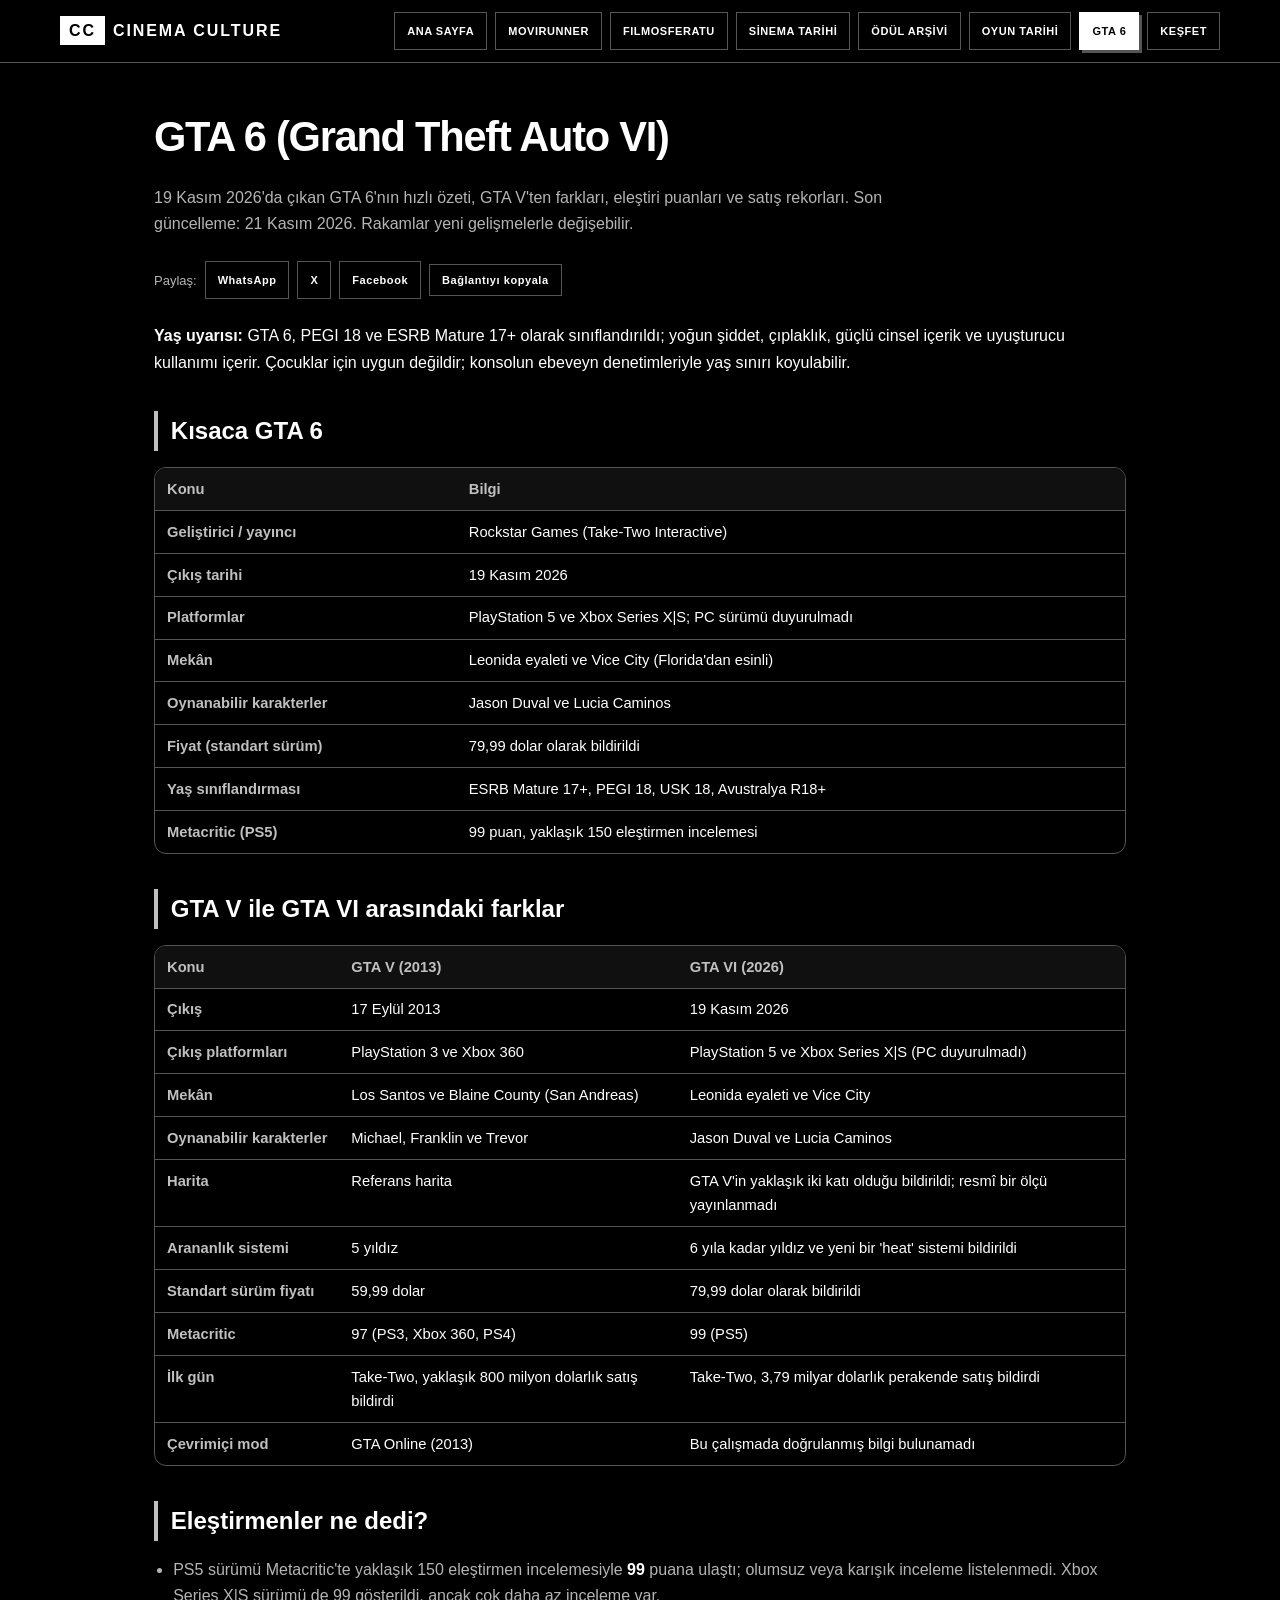
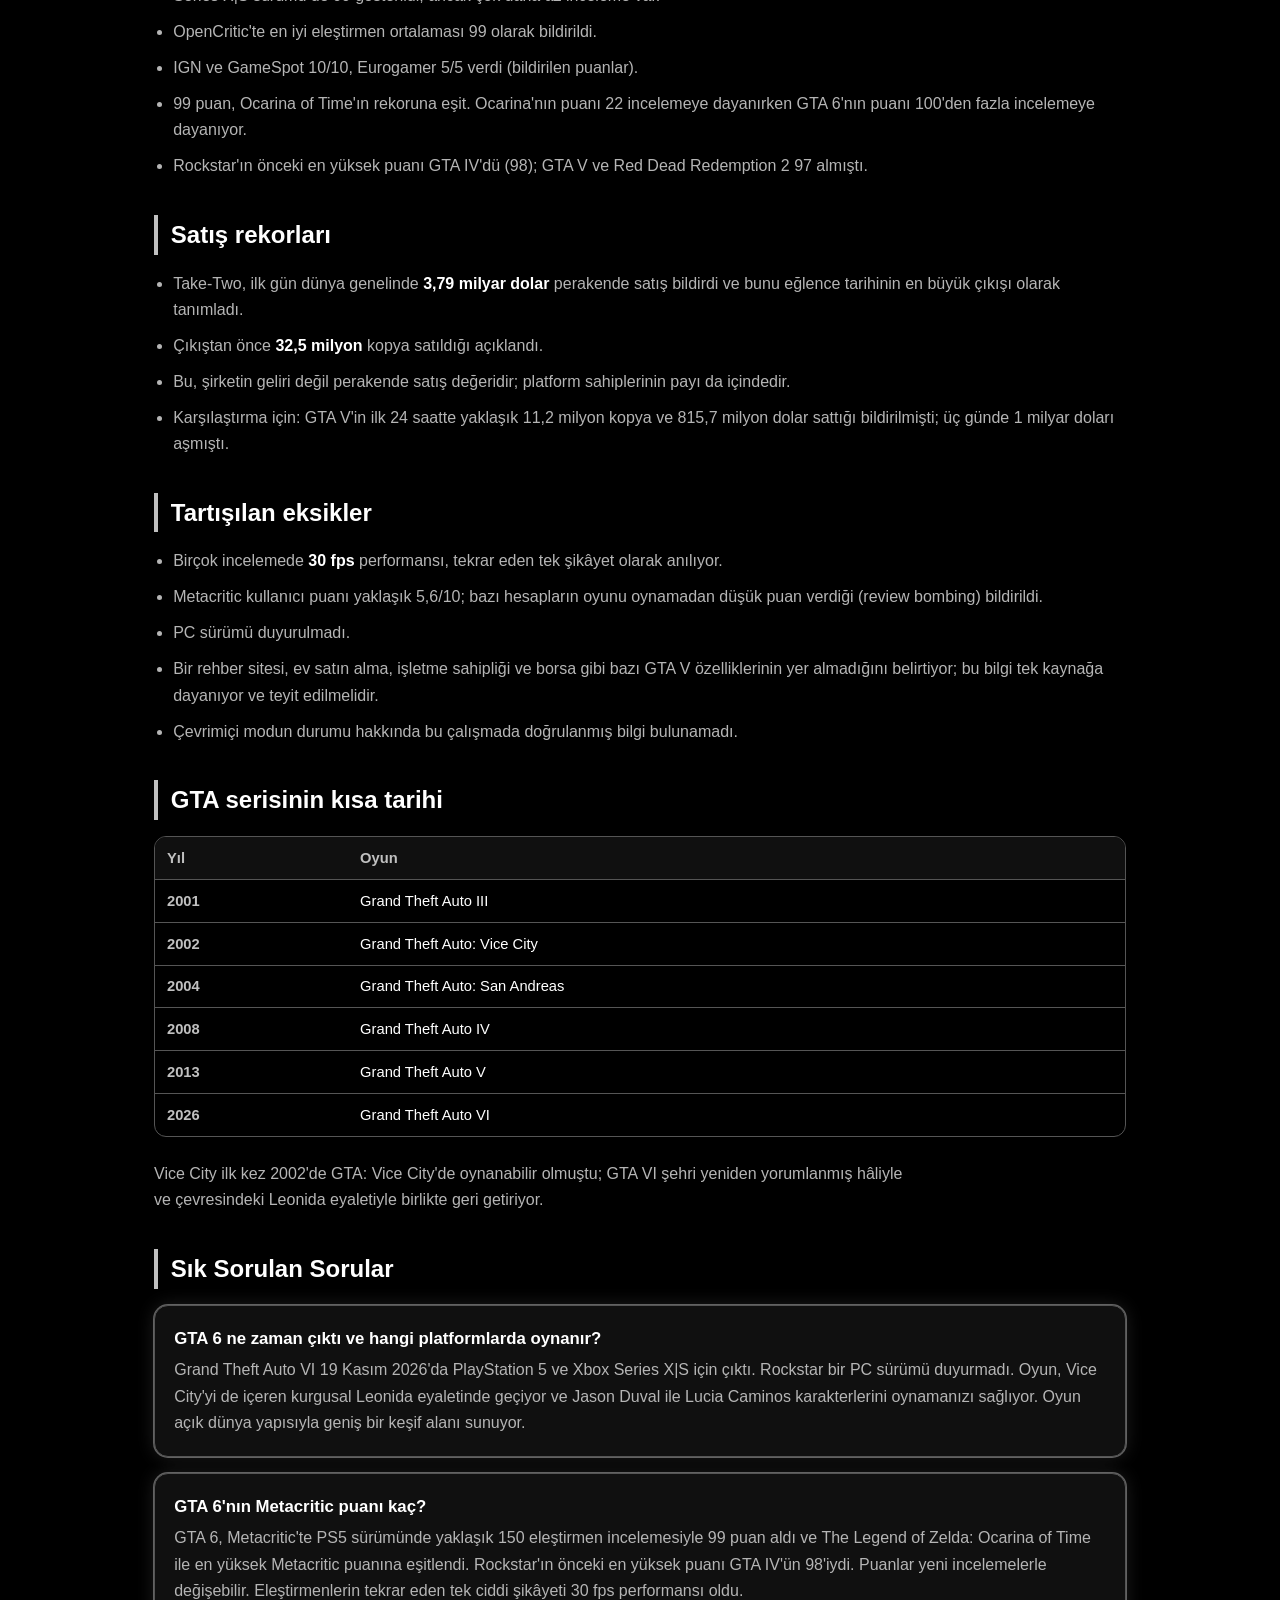
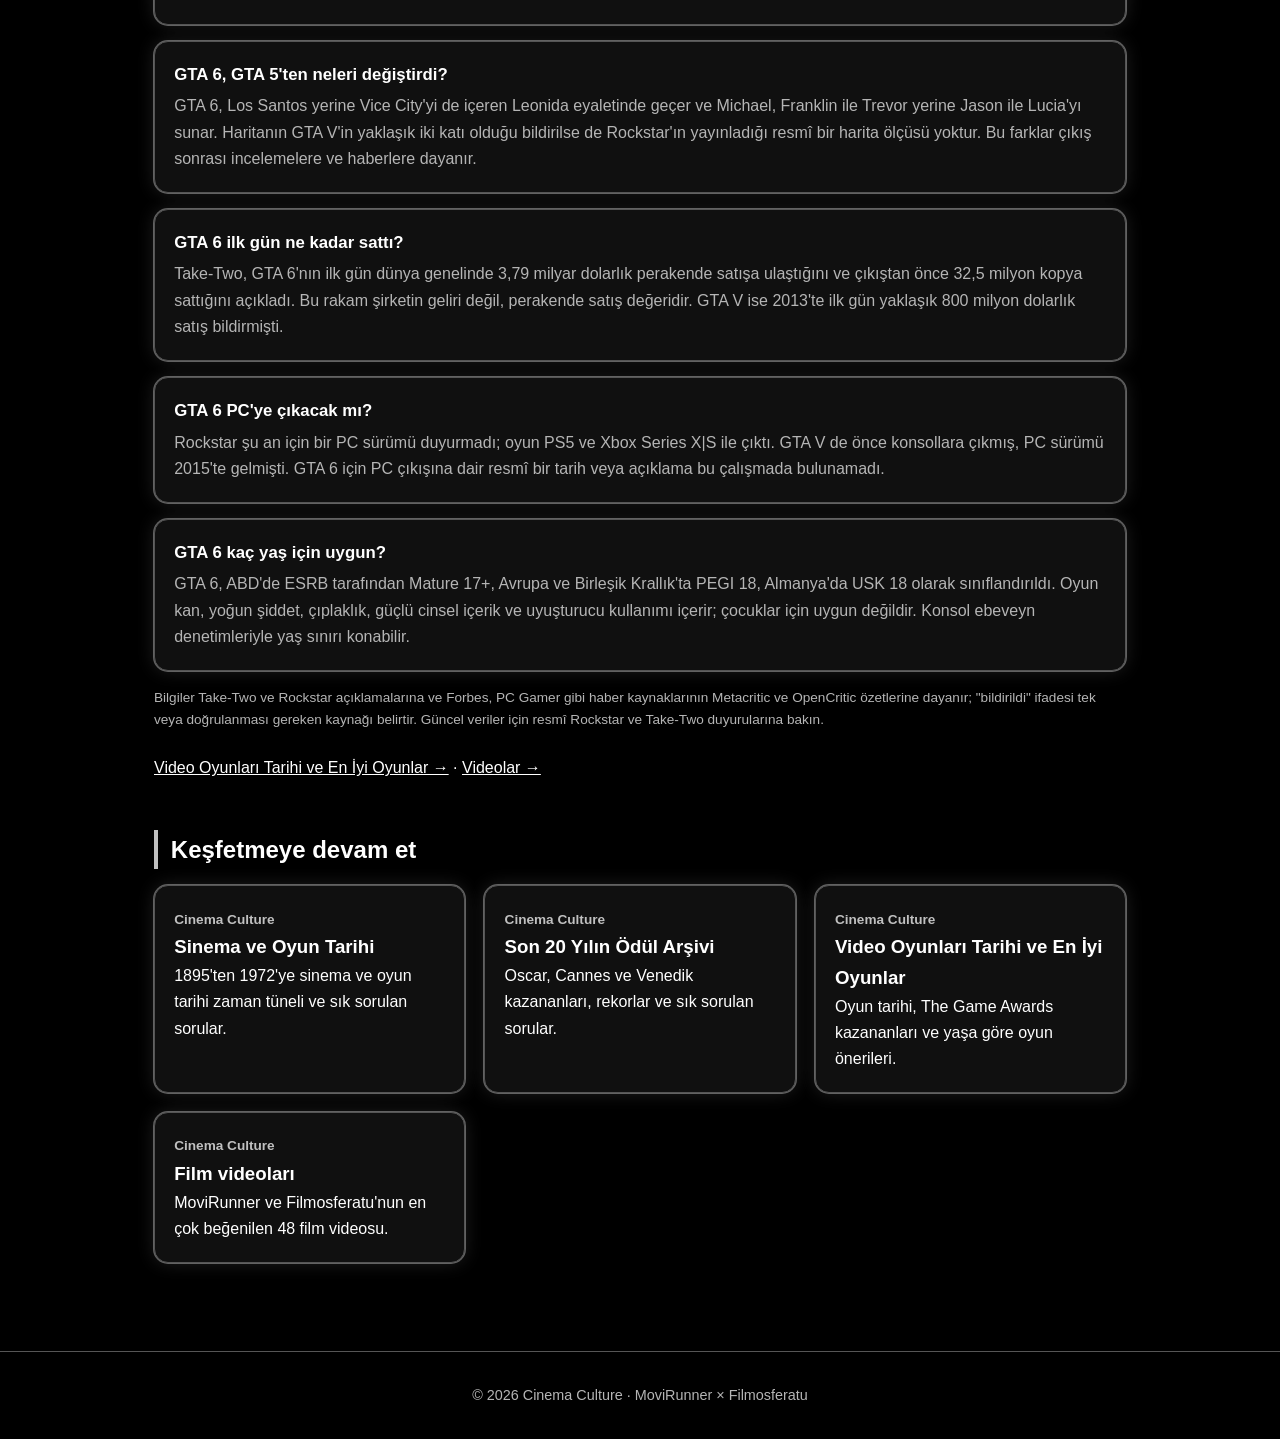
<file: gta6.html>
﻿<!doctype html><html lang="tr"><head>
<script async src="https://www.googletagmanager.com/gtm.js?id=GTM-MK9WLMW9"></script><script>window.dataLayer=window.dataLayer||[];function gtag(){dataLayer.push(arguments);}gtag('js',new Date());</script>
<script>window.dataLayer=window.dataLayer||[];function gtag(){dataLayer.push(arguments);}gtag('js',new Date());</script>
<script>window.dataLayer=window.dataLayer||[];function gtag(){dataLayer.push(arguments);}gtag("js",new Date());</script><meta charset="utf-8"><meta name="viewport" content="width=device-width,initial-scale=1">
<link rel="icon" href="data:image/svg+xml,%3Csvg xmlns='http://www.w3.org/2000/svg' viewBox='0 0 100 100'%3E%3Ctext y='.9em' font-size='90'%3E🎬%3C/text%3E%3C/svg%3E"><title>GTA 6 (Grand Theft Auto VI): Çıkış, Yenilikler ve GTA V ile Farklar | Cinema Culture</title><meta name="description" content="GTA 6 19 Kasım 2026'da çıktı: Metacritic 99, rekor satış, Vice City ve Leonida, Jason ile Lucia, GTA V ile farklar ve sık sorulan sorular.">
<link rel="canonical" href="https://sukruozolgayizmir-ctrl.github.io/moviRunner-filmosferatu/gta6.html"><meta name="robots" content="index,follow,max-snippet:-1,max-image-preview:large">
<meta property="og:type" content="article"><meta property="og:site_name" content="Cinema Culture · MoviRunner × Filmosferatu"><meta property="og:title" content="GTA 6 (Grand Theft Auto VI): Çıkış, Yenilikler ve GTA V ile Farklar | Cinema Culture"><meta property="og:description" content="GTA 6 19 Kasım 2026'da çıktı: Metacritic 99, rekor satış, Vice City ve Leonida, Jason ile Lucia, GTA V ile farklar ve sık sorulan sorular."><meta property="og:url" content="https://sukruozolgayizmir-ctrl.github.io/moviRunner-filmosferatu/gta6.html"><meta property="og:image" content="https://sukruozolgayizmir-ctrl.github.io/moviRunner-filmosferatu/og-image.jpg"><meta property="og:image:width" content="1200"><meta property="og:image:height" content="630"><meta name="twitter:card" content="summary_large_image"><meta property="og:locale" content="tr_TR">
<link rel="alternate" type="application/atom+xml" title="Cinema Culture" href="feed.xml"><link rel="sitemap" type="application/xml" href="sitemap.xml"><link rel="stylesheet" href="s.css"><script type="application/ld+json">{"@context": "https://schema.org", "@graph": [{"@type": "Article", "headline": "GTA 6 (Grand Theft Auto VI): Çıkış, Yenilikler ve GTA V ile Farklar", "description": "GTA 6 19 Kasım 2026'da çıktı: Metacritic 99, rekor satış, Vice City ve Leonida, Jason ile Lucia, GTA V ile farklar ve sık sorulan sorular.", "inLanguage": "tr-TR", "datePublished": "2026-11-21", "dateModified": "2026-11-21", "author": {"@type": "Organization", "name": "Cinema Culture", "url": "https://sukruozolgayizmir-ctrl.github.io/moviRunner-filmosferatu/"}, "publisher": {"@type": "Organization", "name": "Cinema Culture", "url": "https://sukruozolgayizmir-ctrl.github.io/moviRunner-filmosferatu/"}, "image": "https://sukruozolgayizmir-ctrl.github.io/moviRunner-filmosferatu/og-image.jpg", "mainEntityOfPage": "https://sukruozolgayizmir-ctrl.github.io/moviRunner-filmosferatu/gta6.html"}, {"@type": "VideoGame", "name": "Grand Theft Auto VI", "datePublished": "2026-11-19", "gamePlatform": ["PlayStation 5", "Xbox Series X|S"], "genre": "Açık dünya aksiyon", "publisher": {"@type": "Organization", "name": "Rockstar Games"}, "contentRating": "PEGI 18"}, {"@type": "FAQPage", "mainEntity": [{"@type": "Question", "name": "GTA 6 ne zaman çıktı ve hangi platformlarda oynanır?", "acceptedAnswer": {"@type": "Answer", "text": "Grand Theft Auto VI 19 Kasım 2026'da PlayStation 5 ve Xbox Series X|S için çıktı. Rockstar bir PC sürümü duyurmadı. Oyun, Vice City'yi de içeren kurgusal Leonida eyaletinde geçiyor ve Jason Duval ile Lucia Caminos karakterlerini oynamanızı sağlıyor. Oyun açık dünya yapısıyla geniş bir keşif alanı sunuyor."}}, {"@type": "Question", "name": "GTA 6'nın Metacritic puanı kaç?", "acceptedAnswer": {"@type": "Answer", "text": "GTA 6, Metacritic'te PS5 sürümünde yaklaşık 150 eleştirmen incelemesiyle 99 puan aldı ve The Legend of Zelda: Ocarina of Time ile en yüksek Metacritic puanına eşitlendi. Rockstar'ın önceki en yüksek puanı GTA IV'ün 98'iydi. Puanlar yeni incelemelerle değişebilir. Eleştirmenlerin tekrar eden tek ciddi şikâyeti 30 fps performansı oldu."}}, {"@type": "Question", "name": "GTA 6, GTA 5'ten neleri değiştirdi?", "acceptedAnswer": {"@type": "Answer", "text": "GTA 6, Los Santos yerine Vice City'yi de içeren Leonida eyaletinde geçer ve Michael, Franklin ile Trevor yerine Jason ile Lucia'yı sunar. Haritanın GTA V'in yaklaşık iki katı olduğu bildirilse de Rockstar'ın yayınladığı resmî bir harita ölçüsü yoktur. Bu farklar çıkış sonrası incelemelere ve haberlere dayanır."}}, {"@type": "Question", "name": "GTA 6 ilk gün ne kadar sattı?", "acceptedAnswer": {"@type": "Answer", "text": "Take-Two, GTA 6'nın ilk gün dünya genelinde 3,79 milyar dolarlık perakende satışa ulaştığını ve çıkıştan önce 32,5 milyon kopya sattığını açıkladı. Bu rakam şirketin geliri değil, perakende satış değeridir. GTA V ise 2013'te ilk gün yaklaşık 800 milyon dolarlık satış bildirmişti."}}, {"@type": "Question", "name": "GTA 6 PC'ye çıkacak mı?", "acceptedAnswer": {"@type": "Answer", "text": "Rockstar şu an için bir PC sürümü duyurmadı; oyun PS5 ve Xbox Series X|S ile çıktı. GTA V de önce konsollara çıkmış, PC sürümü 2015'te gelmişti. GTA 6 için PC çıkışına dair resmî bir tarih veya açıklama bu çalışmada bulunamadı."}}, {"@type": "Question", "name": "GTA 6 kaç yaş için uygun?", "acceptedAnswer": {"@type": "Answer", "text": "GTA 6, ABD'de ESRB tarafından Mature 17+, Avrupa ve Birleşik Krallık'ta PEGI 18, Almanya'da USK 18 olarak sınıflandırıldı. Oyun kan, yoğun şiddet, çıplaklık, güçlü cinsel içerik ve uyuşturucu kullanımı içerir; çocuklar için uygun değildir. Konsol ebeveyn denetimleriyle yaş sınırı konabilir."}}]}, {"@type": "BreadcrumbList", "itemListElement": [{"@type": "ListItem", "position": 1, "name": "Ana Sayfa", "item": "https://sukruozolgayizmir-ctrl.github.io/moviRunner-filmosferatu/"}, {"@type": "ListItem", "position": 2, "name": "GTA 6 (Grand Theft Auto VI)", "item": "https://sukruozolgayizmir-ctrl.github.io/moviRunner-filmosferatu/gta6.html"}]}]}</script></head><body>
<header><div class="wrap nr"><a class="logo" href="./"><b>CC</b>CINEMA CULTURE</a><nav><a class="b" href="./">ANA SAYFA</a><a class="b" href="./#mr">MOVIRUNNER</a><a class="b" href="./#fs">FILMOSFERATU</a><a class="b" href="tarihce.html">SİNEMA TARİHİ</a><a class="b" href="odul-arsivi.html">ÖDÜL ARŞİVİ</a><a class="b" href="oyunlar.html">OYUN TARİHİ</a><a class="b on" href="gta6.html" aria-current="page">GTA 6</a><a class="b" href="./#explore">KEŞFET</a></nav></div></header>
<main><h1>GTA 6 (Grand Theft Auto VI)</h1><p class="lead">19 Kasım 2026'da çıkan GTA 6'nın hızlı özeti, GTA V'ten farkları, eleştiri puanları ve satış rekorları. Son güncelleme: 21 Kasım 2026. Rakamlar yeni gelişmelerle değişebilir.</p><div class="share"><span>Paylaş:</span><a class="b" rel="noopener" target="_blank" href="https://wa.me/?text=GTA 6 (Grand Theft Auto VI)%20https://sukruozolgayizmir-ctrl.github.io/moviRunner-filmosferatu/gta6.html">WhatsApp</a><a class="b" rel="noopener" target="_blank" href="https://twitter.com/intent/tweet?url=https://sukruozolgayizmir-ctrl.github.io/moviRunner-filmosferatu/gta6.html&amp;text=GTA 6 (Grand Theft Auto VI)">X</a><a class="b" rel="noopener" target="_blank" href="https://www.facebook.com/sharer/sharer.php?u=https://sukruozolgayizmir-ctrl.github.io/moviRunner-filmosferatu/gta6.html">Facebook</a><button class="b" id="cp" type="button">Bağlantıyı kopyala</button></div>
<div class="box"><b>Yaş uyarısı:</b> GTA 6, PEGI 18 ve ESRB Mature 17+ olarak sınıflandırıldı; yoğun şiddet, çıplaklık, güçlü cinsel içerik ve uyuşturucu kullanımı içerir. Çocuklar için uygun değildir; konsolun ebeveyn denetimleriyle yaş sınırı koyulabilir.</div><h2>Kısaca GTA 6</h2><div class="tw"><table><thead><tr><th>Konu</th><th>Bilgi</th></tr></thead><tbody><tr><td>Geliştirici / yayıncı</td><td>Rockstar Games (Take-Two Interactive)</td></tr><tr><td>Çıkış tarihi</td><td>19 Kasım 2026</td></tr><tr><td>Platformlar</td><td>PlayStation 5 ve Xbox Series X|S; PC sürümü duyurulmadı</td></tr><tr><td>Mekân</td><td>Leonida eyaleti ve Vice City (Florida&#x27;dan esinli)</td></tr><tr><td>Oynanabilir karakterler</td><td>Jason Duval ve Lucia Caminos</td></tr><tr><td>Fiyat (standart sürüm)</td><td>79,99 dolar olarak bildirildi</td></tr><tr><td>Yaş sınıflandırması</td><td>ESRB Mature 17+, PEGI 18, USK 18, Avustralya R18+</td></tr><tr><td>Metacritic (PS5)</td><td>99 puan, yaklaşık 150 eleştirmen incelemesi</td></tr></tbody></table></div>
<h2>GTA V ile GTA VI arasındaki farklar</h2><div class="tw"><table><thead><tr><th>Konu</th><th>GTA V (2013)</th><th>GTA VI (2026)</th></tr></thead><tbody><tr><td>Çıkış</td><td>17 Eylül 2013</td><td>19 Kasım 2026</td></tr><tr><td>Çıkış platformları</td><td>PlayStation 3 ve Xbox 360</td><td>PlayStation 5 ve Xbox Series X|S (PC duyurulmadı)</td></tr><tr><td>Mekân</td><td>Los Santos ve Blaine County (San Andreas)</td><td>Leonida eyaleti ve Vice City</td></tr><tr><td>Oynanabilir karakterler</td><td>Michael, Franklin ve Trevor</td><td>Jason Duval ve Lucia Caminos</td></tr><tr><td>Harita</td><td>Referans harita</td><td>GTA V&#x27;in yaklaşık iki katı olduğu bildirildi; resmî bir ölçü yayınlanmadı</td></tr><tr><td>Arananlık sistemi</td><td>5 yıldız</td><td>6 yıla kadar yıldız ve yeni bir &#x27;heat&#x27; sistemi bildirildi</td></tr><tr><td>Standart sürüm fiyatı</td><td>59,99 dolar</td><td>79,99 dolar olarak bildirildi</td></tr><tr><td>Metacritic</td><td>97 (PS3, Xbox 360, PS4)</td><td>99 (PS5)</td></tr><tr><td>İlk gün</td><td>Take-Two, yaklaşık 800 milyon dolarlık satış bildirdi</td><td>Take-Two, 3,79 milyar dolarlık perakende satış bildirdi</td></tr><tr><td>Çevrimiçi mod</td><td>GTA Online (2013)</td><td>Bu çalışmada doğrulanmış bilgi bulunamadı</td></tr></tbody></table></div>
<h2>Eleştirmenler ne dedi?</h2><ul class="k"><li>PS5 sürümü Metacritic'te yaklaşık 150 eleştirmen incelemesiyle <b>99</b> puana ulaştı; olumsuz veya karışık inceleme listelenmedi. Xbox Series X|S sürümü de 99 gösterildi, ancak çok daha az inceleme var.</li><li>OpenCritic'te en iyi eleştirmen ortalaması 99 olarak bildirildi.</li><li>IGN ve GameSpot 10/10, Eurogamer 5/5 verdi (bildirilen puanlar).</li><li>99 puan, Ocarina of Time'ın rekoruna eşit. Ocarina'nın puanı 22 incelemeye dayanırken GTA 6'nın puanı 100'den fazla incelemeye dayanıyor.</li><li>Rockstar'ın önceki en yüksek puanı GTA IV'dü (98); GTA V ve Red Dead Redemption 2 97 almıştı.</li></ul>
<h2>Satış rekorları</h2><ul class="k"><li>Take-Two, ilk gün dünya genelinde <b>3,79 milyar dolar</b> perakende satış bildirdi ve bunu eğlence tarihinin en büyük çıkışı olarak tanımladı.</li><li>Çıkıştan önce <b>32,5 milyon</b> kopya satıldığı açıklandı.</li><li>Bu, şirketin geliri değil perakende satış değeridir; platform sahiplerinin payı da içindedir.</li><li>Karşılaştırma için: GTA V'in ilk 24 saatte yaklaşık 11,2 milyon kopya ve 815,7 milyon dolar sattığı bildirilmişti; üç günde 1 milyar doları aşmıştı.</li></ul>
<h2>Tartışılan eksikler</h2><ul class="k"><li>Birçok incelemede <b>30 fps</b> performansı, tekrar eden tek şikâyet olarak anılıyor.</li><li>Metacritic kullanıcı puanı yaklaşık 5,6/10; bazı hesapların oyunu oynamadan düşük puan verdiği (review bombing) bildirildi.</li><li>PC sürümü duyurulmadı.</li><li>Bir rehber sitesi, ev satın alma, işletme sahipliği ve borsa gibi bazı GTA V özelliklerinin yer almadığını belirtiyor; bu bilgi tek kaynağa dayanıyor ve teyit edilmelidir.</li><li>Çevrimiçi modun durumu hakkında bu çalışmada doğrulanmış bilgi bulunamadı.</li></ul>
<h2>GTA serisinin kısa tarihi</h2><div class="tw"><table><thead><tr><th>Yıl</th><th>Oyun</th></tr></thead><tbody><tr><td>2001</td><td>Grand Theft Auto III</td></tr><tr><td>2002</td><td>Grand Theft Auto: Vice City</td></tr><tr><td>2004</td><td>Grand Theft Auto: San Andreas</td></tr><tr><td>2008</td><td>Grand Theft Auto IV</td></tr><tr><td>2013</td><td>Grand Theft Auto V</td></tr><tr><td>2026</td><td>Grand Theft Auto VI</td></tr></tbody></table></div>
<p class="lead">Vice City ilk kez 2002'de GTA: Vice City'de oynanabilir olmuştu; GTA VI şehri yeniden yorumlanmış hâliyle ve çevresindeki Leonida eyaletiyle birlikte geri getiriyor.</p>
<h2>Sık Sorulan Sorular</h2><section class="faq"><div><h3>GTA 6 ne zaman çıktı ve hangi platformlarda oynanır?</h3><p>Grand Theft Auto VI 19 Kasım 2026&#x27;da PlayStation 5 ve Xbox Series X|S için çıktı. Rockstar bir PC sürümü duyurmadı. Oyun, Vice City&#x27;yi de içeren kurgusal Leonida eyaletinde geçiyor ve Jason Duval ile Lucia Caminos karakterlerini oynamanızı sağlıyor. Oyun açık dünya yapısıyla geniş bir keşif alanı sunuyor.</p></div><div><h3>GTA 6&#x27;nın Metacritic puanı kaç?</h3><p>GTA 6, Metacritic&#x27;te PS5 sürümünde yaklaşık 150 eleştirmen incelemesiyle 99 puan aldı ve The Legend of Zelda: Ocarina of Time ile en yüksek Metacritic puanına eşitlendi. Rockstar&#x27;ın önceki en yüksek puanı GTA IV&#x27;ün 98&#x27;iydi. Puanlar yeni incelemelerle değişebilir. Eleştirmenlerin tekrar eden tek ciddi şikâyeti 30 fps performansı oldu.</p></div><div><h3>GTA 6, GTA 5&#x27;ten neleri değiştirdi?</h3><p>GTA 6, Los Santos yerine Vice City&#x27;yi de içeren Leonida eyaletinde geçer ve Michael, Franklin ile Trevor yerine Jason ile Lucia&#x27;yı sunar. Haritanın GTA V&#x27;in yaklaşık iki katı olduğu bildirilse de Rockstar&#x27;ın yayınladığı resmî bir harita ölçüsü yoktur. Bu farklar çıkış sonrası incelemelere ve haberlere dayanır.</p></div><div><h3>GTA 6 ilk gün ne kadar sattı?</h3><p>Take-Two, GTA 6&#x27;nın ilk gün dünya genelinde 3,79 milyar dolarlık perakende satışa ulaştığını ve çıkıştan önce 32,5 milyon kopya sattığını açıkladı. Bu rakam şirketin geliri değil, perakende satış değeridir. GTA V ise 2013&#x27;te ilk gün yaklaşık 800 milyon dolarlık satış bildirmişti.</p></div><div><h3>GTA 6 PC&#x27;ye çıkacak mı?</h3><p>Rockstar şu an için bir PC sürümü duyurmadı; oyun PS5 ve Xbox Series X|S ile çıktı. GTA V de önce konsollara çıkmış, PC sürümü 2015&#x27;te gelmişti. GTA 6 için PC çıkışına dair resmî bir tarih veya açıklama bu çalışmada bulunamadı.</p></div><div><h3>GTA 6 kaç yaş için uygun?</h3><p>GTA 6, ABD&#x27;de ESRB tarafından Mature 17+, Avrupa ve Birleşik Krallık&#x27;ta PEGI 18, Almanya&#x27;da USK 18 olarak sınıflandırıldı. Oyun kan, yoğun şiddet, çıplaklık, güçlü cinsel içerik ve uyuşturucu kullanımı içerir; çocuklar için uygun değildir. Konsol ebeveyn denetimleriyle yaş sınırı konabilir.</p></div></section>
<p class="fn">Bilgiler Take-Two ve Rockstar açıklamalarına ve Forbes, PC Gamer gibi haber kaynaklarının Metacritic ve OpenCritic özetlerine dayanır; "bildirildi" ifadesi tek veya doğrulanması gereken kaynağı belirtir. Güncel veriler için resmî Rockstar ve Take-Two duyurularına bakın.</p>
<p style="margin-top:1.5rem"><a href="oyunlar.html">Video Oyunları Tarihi ve En İyi Oyunlar →</a> · <a href="./">Videolar →</a></p><aside class="more"><h2>Keşfetmeye devam et</h2><div class="g"><article class="card"><span class="tag">Cinema Culture</span><h3><a href="tarihce.html">Sinema ve Oyun Tarihi</a></h3><p>1895&#x27;ten 1972&#x27;ye sinema ve oyun tarihi zaman tüneli ve sık sorulan sorular.</p></article><article class="card"><span class="tag">Cinema Culture</span><h3><a href="odul-arsivi.html">Son 20 Yılın Ödül Arşivi</a></h3><p>Oscar, Cannes ve Venedik kazananları, rekorlar ve sık sorulan sorular.</p></article><article class="card"><span class="tag">Cinema Culture</span><h3><a href="oyunlar.html">Video Oyunları Tarihi ve En İyi Oyunlar</a></h3><p>Oyun tarihi, The Game Awards kazananları ve yaşa göre oyun önerileri.</p></article><article class="card"><span class="tag">Cinema Culture</span><h3><a href="./">Film videoları</a></h3><p>MoviRunner ve Filmosferatu'nun en çok beğenilen 48 film videosu.</p></article></div></aside></main>
<footer>© 2026 Cinema Culture · MoviRunner × Filmosferatu</footer><script>(function(){var b=document.getElementById("cp");if(b)b.addEventListener("click",function(){if(navigator.clipboard)navigator.clipboard.writeText(location.href).then(function(){b.textContent="Kopyalandı ✓"})})})();</script></body></html>
</file>
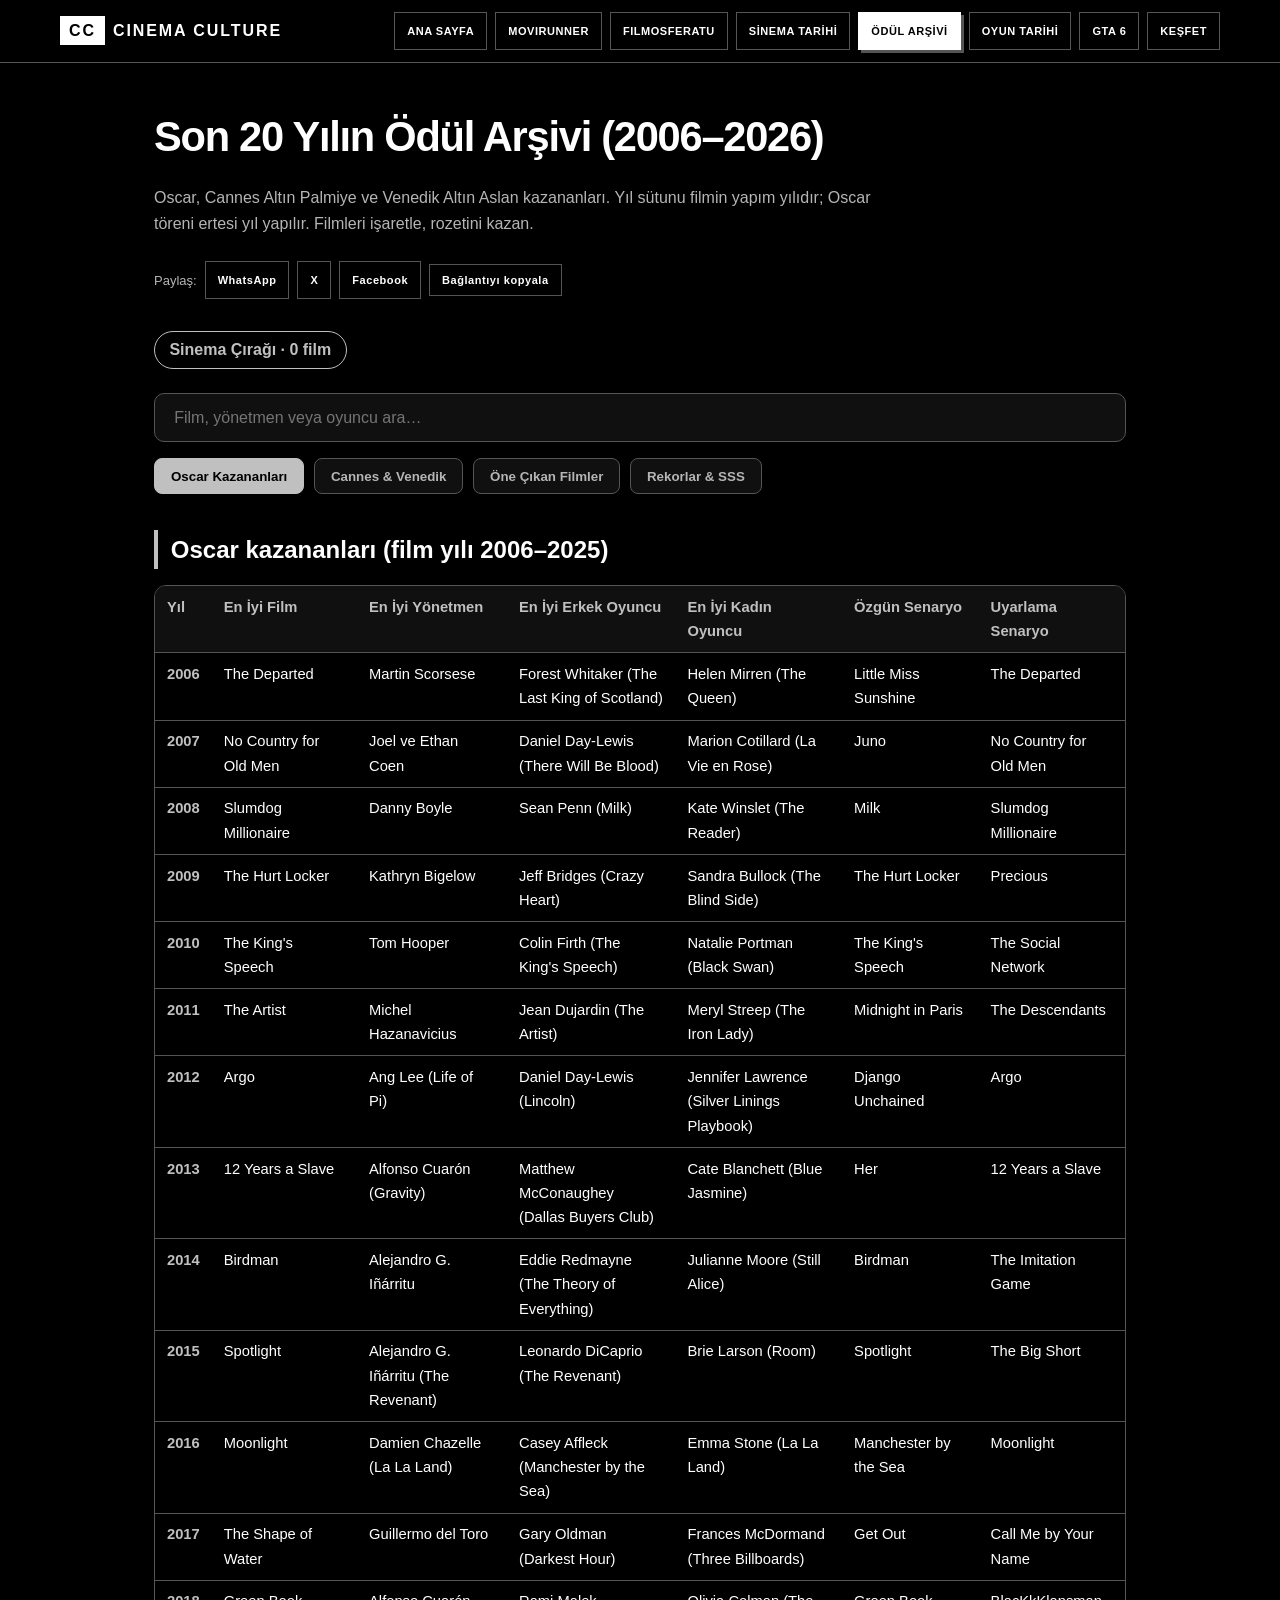
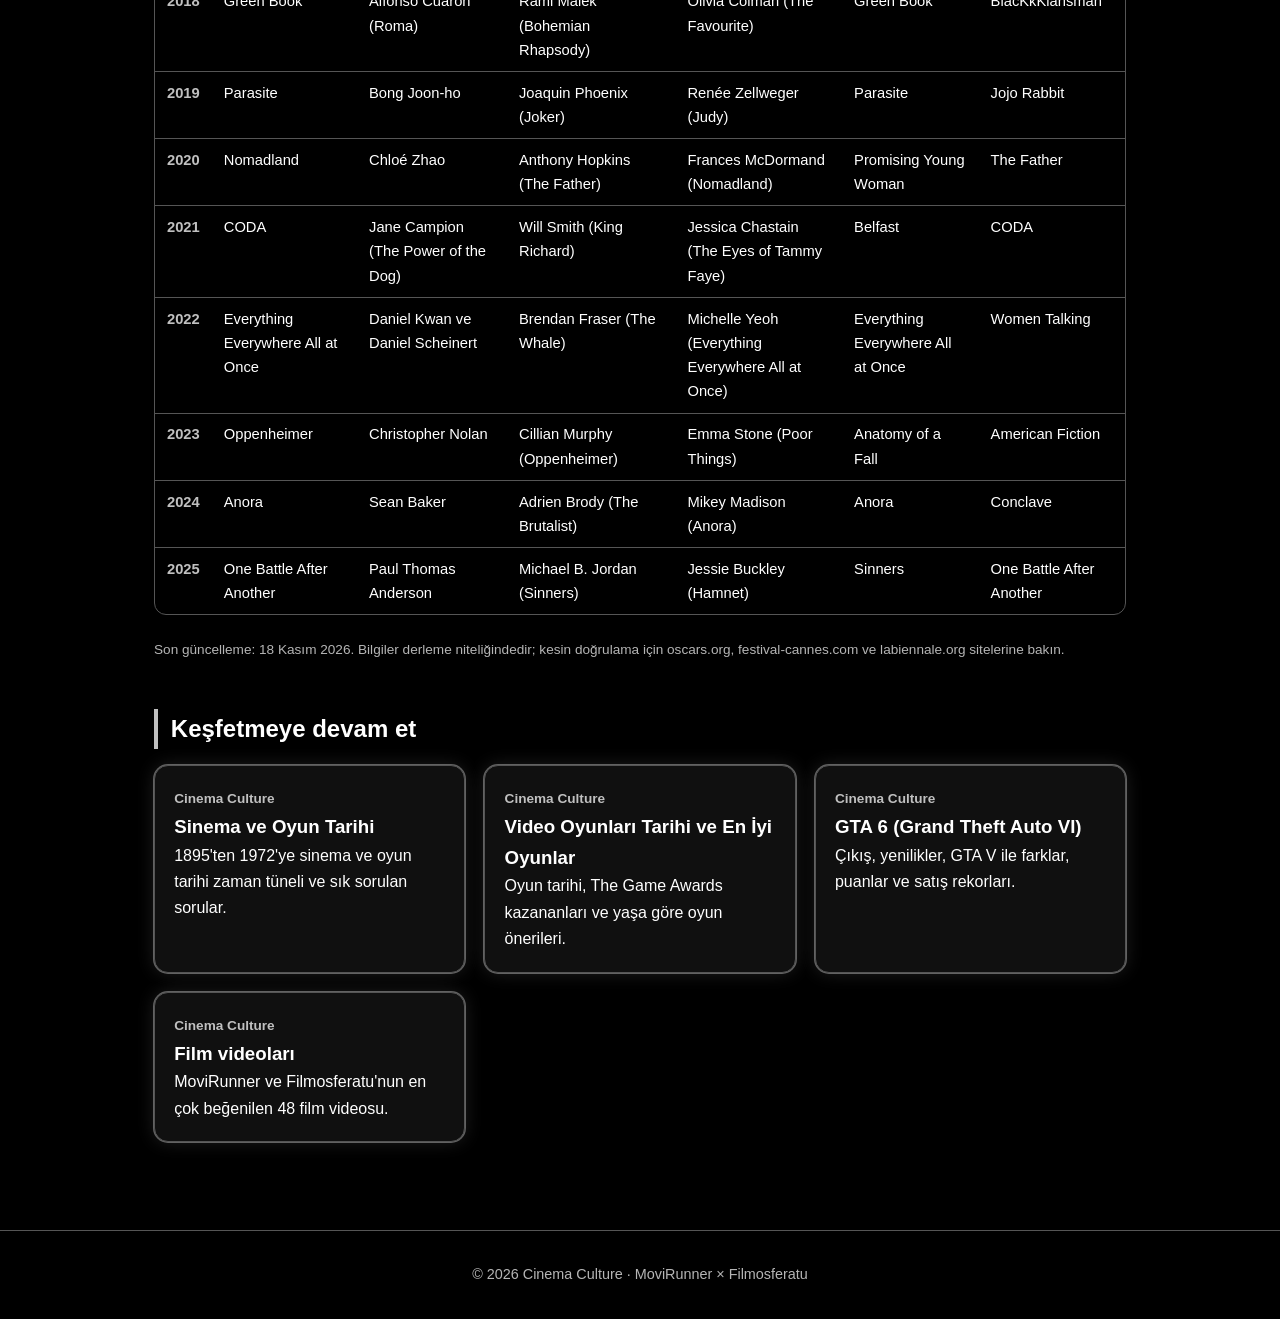
<file: odul-arsivi.html>
﻿<!doctype html><html lang="tr"><head>
<script async src="https://www.googletagmanager.com/gtm.js?id=GTM-MK9WLMW9"></script><script>window.dataLayer=window.dataLayer||[];function gtag(){dataLayer.push(arguments);}gtag('js',new Date());</script>
<script>window.dataLayer=window.dataLayer||[];function gtag(){dataLayer.push(arguments);}gtag('js',new Date());</script>
<script>window.dataLayer=window.dataLayer||[];function gtag(){dataLayer.push(arguments);}gtag("js",new Date());</script><meta charset="utf-8"><meta name="viewport" content="width=device-width,initial-scale=1">
<link rel="icon" href="data:image/svg+xml,%3Csvg xmlns='http://www.w3.org/2000/svg' viewBox='0 0 100 100'%3E%3Ctext y='.9em' font-size='90'%3E🎬%3C/text%3E%3C/svg%3E"><title>Son 20 Yılın Ödüllü Filmleri, Yönetmenleri ve Oyuncuları | Cinema Culture</title>
<meta name="description" content="2006-2026 Oscar En İyi Film, yönetmen, oyuncu ve senaryo kazananları; Cannes Altın Palmiye ve Venedik Altın Aslan listesi, öne çıkan filmler ve rekorlar.">
<link rel="canonical" href="https://sukruozolgayizmir-ctrl.github.io/moviRunner-filmosferatu/odul-arsivi.html"><meta name="robots" content="index,follow,max-snippet:-1,max-image-preview:large">
<meta property="og:type" content="article"><meta property="og:title" content="Son 20 Yılın Ödül Arşivi"><meta property="og:url" content="https://sukruozolgayizmir-ctrl.github.io/moviRunner-filmosferatu/odul-arsivi.html"><meta property="og:image" content="https://sukruozolgayizmir-ctrl.github.io/moviRunner-filmosferatu/og-image.jpg"><meta property="og:image:width" content="1200"><meta property="og:image:height" content="630"><meta name="twitter:card" content="summary_large_image"><meta property="og:locale" content="tr_TR">
<link rel="alternate" type="application/atom+xml" title="Cinema Culture" href="feed.xml"><link rel="sitemap" type="application/xml" href="sitemap.xml"><link rel="stylesheet" href="s.css"><script type="application/ld+json">{"@context": "https://schema.org", "@graph": [{"@type": "CollectionPage", "name": "Son 20 Yılın Ödüllü Filmleri, Yönetmenleri ve Oyuncuları", "url": "https://sukruozolgayizmir-ctrl.github.io/moviRunner-filmosferatu/odul-arsivi.html", "inLanguage": "tr-TR"}, {"@type": "ItemList", "name": "Son 20 yılın öne çıkan ödüllü filmleri", "itemListElement": [{"@type": "ListItem", "position": 1, "item": {"@type": "Movie", "name": "Parasite", "dateCreated": "2019", "director": {"@type": "Person", "name": "Bong Joon-ho"}, "award": "Cannes Altın Palmiye (2019); 4 Oscar (Film, Yönetmen, Özgün Senaryo, Uluslararası Film)"}}, {"@type": "ListItem", "position": 2, "item": {"@type": "Movie", "name": "Oppenheimer", "dateCreated": "2023", "director": {"@type": "Person", "name": "Christopher Nolan"}, "award": "7 Oscar (Film, Yönetmen, Erkek Oyuncu, Yardımcı Erkek Oyuncu, Görüntü, Kurgu, Müzik); 7 BAFTA"}}, {"@type": "ListItem", "position": 3, "item": {"@type": "Movie", "name": "No Country for Old Men", "dateCreated": "2007", "director": {"@type": "Person", "name": "Joel ve Ethan Coen"}, "award": "4 Oscar (Film, Yönetmen, Uyarlama Senaryo, Yardımcı Erkek Oyuncu)"}}, {"@type": "ListItem", "position": 4, "item": {"@type": "Movie", "name": "Anatomy of a Fall (Bir Düşüşün Anatomisi)", "dateCreated": "2023", "director": {"@type": "Person", "name": "Justine Triet"}, "award": "Cannes Altın Palmiye (2023); Oscar En İyi Özgün Senaryo (Triet ve Arthur Harari)"}}, {"@type": "ListItem", "position": 5, "item": {"@type": "Movie", "name": "Poor Things (Zavallılar)", "dateCreated": "2023", "director": {"@type": "Person", "name": "Yorgos Lanthimos"}, "award": "Venedik Altın Aslan (2023); 4 Oscar (Kadın Oyuncu, Sanat Yönetimi, Kostüm, Makyaj)"}}, {"@type": "ListItem", "position": 6, "item": {"@type": "Movie", "name": "Everything Everywhere All at Once", "dateCreated": "2022", "director": {"@type": "Person", "name": "Daniel Kwan ve Daniel Scheinert"}, "award": "7 Oscar (Film, Yönetmen, Kadın Oyuncu, Yardımcı Erkek ve Kadın Oyuncu, Özgün Senaryo, Kurgu)"}}, {"@type": "ListItem", "position": 7, "item": {"@type": "Movie", "name": "Anora", "dateCreated": "2024", "director": {"@type": "Person", "name": "Sean Baker"}, "award": "Cannes Altın Palmiye (2024); 5 Oscar (Film, Yönetmen, Kadın Oyuncu, Özgün Senaryo, Kurgu)"}}, {"@type": "ListItem", "position": 8, "item": {"@type": "Movie", "name": "One Battle After Another", "dateCreated": "2025", "director": {"@type": "Person", "name": "Paul Thomas Anderson"}, "award": "6 Oscar (Film, Yönetmen, Uyarlama Senaryo, Yardımcı Erkek Oyuncu, Kurgu, Casting); 98. Oscar töreni, Mart 2026"}}, {"@type": "ListItem", "position": 9, "item": {"@type": "Movie", "name": "Kış Uykusu (Winter Sleep)", "dateCreated": "2014", "director": {"@type": "Person", "name": "Nuri Bilge Ceylan"}, "award": "Cannes Altın Palmiye (2014)"}}]}, {"@type": "FAQPage", "mainEntity": [{"@type": "Question", "name": "Hem Cannes Altın Palmiye'yi hem En İyi Film Oscar'ını kazanan filmler hangileri?", "acceptedAnswer": {"@type": "Answer", "text": "Son 20 yılda Parasite (Palme 2019, Oscar 2020) ve Anora (Palme 2024, Oscar 2025) hem Cannes Altın Palmiye'yi hem En İyi Film Oscar'ını kazandı. Parasite bu Oscar'ı alan ilk İngilizce dışı film oldu; Anora'nın yönetmeni Sean Baker tek gecede dört Oscar topladı."}}, {"@type": "Question", "name": "En İyi Yönetmen Oscar'ını kazanan kadınlar kimler?", "acceptedAnswer": {"@type": "Answer", "text": "Kathryn Bigelow 2010'da The Hurt Locker ile En İyi Yönetmen Oscar'ını kazanan ilk kadın oldu. Chloé Zhao Nomadland ile 2021'de, Jane Campion ise The Power of the Dog ile 2022'de aynı ödülü aldı. Cannes'da Altın Palmiye'yi Campion, Ducournau ve Triet kazandı."}}, {"@type": "Question", "name": "Daniel Day-Lewis kaç Oscar kazandı?", "acceptedAnswer": {"@type": "Answer", "text": "Daniel Day-Lewis üç En İyi Erkek Oyuncu Oscar'ı kazanan tek aktördür: My Left Foot, There Will Be Blood ve Lincoln. Son 20 yılda aldığı iki ödül, There Will Be Blood (2007) ve Lincoln (2012) filmlerindeki performanslarına verildi. Üç ödülünün de başrol dalında olması, onu bu dalda Oscar tarihinin rekortmeni yapar."}}, {"@type": "Question", "name": "Türkiye'ye hangi filmler Cannes Altın Palmiye'yi kazandırdı?", "acceptedAnswer": {"@type": "Answer", "text": "Türkiye Cannes Altın Palmiye'yi iki kez kazandı. 1982'de Yılmaz Güney ve Şerif Gören'in Yol filmi, Missing ile ortak ödül aldı. 2014'te Nuri Bilge Ceylan'ın Kış Uykusu filmi ödülü tek başına kazanarak Türk sinemasına ikinci Altın Palmiye'yi getirdi. Her iki film de Türk sinemasının uluslararası alandaki en büyük başarıları arasında sayılır."}}]}, {"@type": "Dataset", "name": "Son 20 Yılın Ödüllü Filmleri Arşivi (2006–2026)", "description": "2006-2026 arasında Oscar, Cannes Altın Palmiye ve Venedik Altın Aslan kazanan filmler, yönetmenler, oyuncular ve senaryolar.", "url": "https://sukruozolgayizmir-ctrl.github.io/moviRunner-filmosferatu/odul-arsivi.html", "inLanguage": "tr-TR", "temporalCoverage": "2006/2026", "isAccessibleForFree": true, "creator": {"@type": "Organization", "name": "Cinema Culture", "url": "https://sukruozolgayizmir-ctrl.github.io/moviRunner-filmosferatu/"}}, {"@type": "BreadcrumbList", "itemListElement": [{"@type": "ListItem", "position": 1, "name": "Ana Sayfa", "item": "https://sukruozolgayizmir-ctrl.github.io/moviRunner-filmosferatu/"}, {"@type": "ListItem", "position": 2, "name": "Son 20 Yılın Ödül Arşivi", "item": "https://sukruozolgayizmir-ctrl.github.io/moviRunner-filmosferatu/odul-arsivi.html"}]}]}</script></head><body>
<header><div class="wrap nr"><a class="logo" href="./"><b>CC</b>CINEMA CULTURE</a><nav><a class="b" href="./">ANA SAYFA</a><a class="b" href="./#mr">MOVIRUNNER</a><a class="b" href="./#fs">FILMOSFERATU</a><a class="b" href="tarihce.html">SİNEMA TARİHİ</a><a class="b on" href="odul-arsivi.html" aria-current="page">ÖDÜL ARŞİVİ</a><a class="b" href="oyunlar.html">OYUN TARİHİ</a><a class="b" href="gta6.html">GTA 6</a><a class="b" href="./#explore">KEŞFET</a></nav></div></header>
<main><h1>Son 20 Yılın Ödül Arşivi (2006–2026)</h1><p class="lead">Oscar, Cannes Altın Palmiye ve Venedik Altın Aslan kazananları. Yıl sütunu filmin yapım yılıdır; Oscar töreni ertesi yıl yapılır. Filmleri işaretle, rozetini kazan.</p><div class="share"><span>Paylaş:</span><a class="b" rel="noopener" target="_blank" href="https://wa.me/?text=Son 20 Yılın Ödül Arşivi%20https://sukruozolgayizmir-ctrl.github.io/moviRunner-filmosferatu/odul-arsivi.html">WhatsApp</a><a class="b" rel="noopener" target="_blank" href="https://twitter.com/intent/tweet?url=https://sukruozolgayizmir-ctrl.github.io/moviRunner-filmosferatu/odul-arsivi.html&amp;text=Son 20 Yılın Ödül Arşivi">X</a><a class="b" rel="noopener" target="_blank" href="https://www.facebook.com/sharer/sharer.php?u=https://sukruozolgayizmir-ctrl.github.io/moviRunner-filmosferatu/odul-arsivi.html">Facebook</a><button class="b" id="cp" type="button">Bağlantıyı kopyala</button></div>
<span id="badge">Sinema Çırağı · 0 film</span><input type="search" id="q" placeholder="Film, yönetmen veya oyuncu ara…" aria-label="Ara">
<div class="tabs"><button class="on" data-t="0">Oscar Kazananları</button><button data-t="1">Cannes &amp; Venedik</button><button data-t="2">Öne Çıkan Filmler</button><button data-t="3">Rekorlar &amp; SSS</button></div>
<div class="p on" id="p0" style="display:block"><h2>Oscar kazananları (film yılı 2006–2025)</h2><div class="tw"><table><thead><tr><th>Yıl</th><th>En İyi Film</th><th>En İyi Yönetmen</th><th>En İyi Erkek Oyuncu</th><th>En İyi Kadın Oyuncu</th><th>Özgün Senaryo</th><th>Uyarlama Senaryo</th></tr></thead><tbody><tr><td>2006</td><td>The Departed</td><td>Martin Scorsese</td><td>Forest Whitaker (The Last King of Scotland)</td><td>Helen Mirren (The Queen)</td><td>Little Miss Sunshine</td><td>The Departed</td></tr><tr><td>2007</td><td>No Country for Old Men</td><td>Joel ve Ethan Coen</td><td>Daniel Day-Lewis (There Will Be Blood)</td><td>Marion Cotillard (La Vie en Rose)</td><td>Juno</td><td>No Country for Old Men</td></tr><tr><td>2008</td><td>Slumdog Millionaire</td><td>Danny Boyle</td><td>Sean Penn (Milk)</td><td>Kate Winslet (The Reader)</td><td>Milk</td><td>Slumdog Millionaire</td></tr><tr><td>2009</td><td>The Hurt Locker</td><td>Kathryn Bigelow</td><td>Jeff Bridges (Crazy Heart)</td><td>Sandra Bullock (The Blind Side)</td><td>The Hurt Locker</td><td>Precious</td></tr><tr><td>2010</td><td>The King's Speech</td><td>Tom Hooper</td><td>Colin Firth (The King's Speech)</td><td>Natalie Portman (Black Swan)</td><td>The King's Speech</td><td>The Social Network</td></tr><tr><td>2011</td><td>The Artist</td><td>Michel Hazanavicius</td><td>Jean Dujardin (The Artist)</td><td>Meryl Streep (The Iron Lady)</td><td>Midnight in Paris</td><td>The Descendants</td></tr><tr><td>2012</td><td>Argo</td><td>Ang Lee (Life of Pi)</td><td>Daniel Day-Lewis (Lincoln)</td><td>Jennifer Lawrence (Silver Linings Playbook)</td><td>Django Unchained</td><td>Argo</td></tr><tr><td>2013</td><td>12 Years a Slave</td><td>Alfonso Cuarón (Gravity)</td><td>Matthew McConaughey (Dallas Buyers Club)</td><td>Cate Blanchett (Blue Jasmine)</td><td>Her</td><td>12 Years a Slave</td></tr><tr><td>2014</td><td>Birdman</td><td>Alejandro G. Iñárritu</td><td>Eddie Redmayne (The Theory of Everything)</td><td>Julianne Moore (Still Alice)</td><td>Birdman</td><td>The Imitation Game</td></tr><tr><td>2015</td><td>Spotlight</td><td>Alejandro G. Iñárritu (The Revenant)</td><td>Leonardo DiCaprio (The Revenant)</td><td>Brie Larson (Room)</td><td>Spotlight</td><td>The Big Short</td></tr><tr><td>2016</td><td>Moonlight</td><td>Damien Chazelle (La La Land)</td><td>Casey Affleck (Manchester by the Sea)</td><td>Emma Stone (La La Land)</td><td>Manchester by the Sea</td><td>Moonlight</td></tr><tr><td>2017</td><td>The Shape of Water</td><td>Guillermo del Toro</td><td>Gary Oldman (Darkest Hour)</td><td>Frances McDormand (Three Billboards)</td><td>Get Out</td><td>Call Me by Your Name</td></tr><tr><td>2018</td><td>Green Book</td><td>Alfonso Cuarón (Roma)</td><td>Rami Malek (Bohemian Rhapsody)</td><td>Olivia Colman (The Favourite)</td><td>Green Book</td><td>BlacKkKlansman</td></tr><tr><td>2019</td><td>Parasite</td><td>Bong Joon-ho</td><td>Joaquin Phoenix (Joker)</td><td>Renée Zellweger (Judy)</td><td>Parasite</td><td>Jojo Rabbit</td></tr><tr><td>2020</td><td>Nomadland</td><td>Chloé Zhao</td><td>Anthony Hopkins (The Father)</td><td>Frances McDormand (Nomadland)</td><td>Promising Young Woman</td><td>The Father</td></tr><tr><td>2021</td><td>CODA</td><td>Jane Campion (The Power of the Dog)</td><td>Will Smith (King Richard)</td><td>Jessica Chastain (The Eyes of Tammy Faye)</td><td>Belfast</td><td>CODA</td></tr><tr><td>2022</td><td>Everything Everywhere All at Once</td><td>Daniel Kwan ve Daniel Scheinert</td><td>Brendan Fraser (The Whale)</td><td>Michelle Yeoh (Everything Everywhere All at Once)</td><td>Everything Everywhere All at Once</td><td>Women Talking</td></tr><tr><td>2023</td><td>Oppenheimer</td><td>Christopher Nolan</td><td>Cillian Murphy (Oppenheimer)</td><td>Emma Stone (Poor Things)</td><td>Anatomy of a Fall</td><td>American Fiction</td></tr><tr><td>2024</td><td>Anora</td><td>Sean Baker</td><td>Adrien Brody (The Brutalist)</td><td>Mikey Madison (Anora)</td><td>Anora</td><td>Conclave</td></tr><tr><td>2025</td><td>One Battle After Another</td><td>Paul Thomas Anderson</td><td>Michael B. Jordan (Sinners)</td><td>Jessie Buckley (Hamnet)</td><td>Sinners</td><td>One Battle After Another</td></tr></tbody></table></div></div>
<div class="p" id="p1" style="display:none"><h2>Cannes Altın Palmiye ve Venedik Altın Aslan</h2><div class="tw"><table><thead><tr><th>Yıl</th><th>Cannes Altın Palmiye</th><th>Venedik Altın Aslan</th></tr></thead><tbody><tr><td>2006</td><td>The Wind That Shakes the Barley (Ken Loach)</td><td>Still Life (Jia Zhangke)</td></tr><tr><td>2007</td><td>4 Months, 3 Weeks and 2 Days (Cristian Mungiu)</td><td>Lust, Caution (Ang Lee)</td></tr><tr><td>2008</td><td>The Class (Laurent Cantet)</td><td>The Wrestler (Darren Aronofsky)</td></tr><tr><td>2009</td><td>The White Ribbon (Michael Haneke)</td><td>Lebanon (Samuel Maoz)</td></tr><tr><td>2010</td><td>Uncle Boonmee Who Can Recall His Past Lives (Apichatpong Weerasethakul)</td><td>Somewhere (Sofia Coppola)</td></tr><tr><td>2011</td><td>The Tree of Life (Terrence Malick)</td><td>Faust (Aleksandr Sokurov)</td></tr><tr><td>2012</td><td>Amour (Michael Haneke)</td><td>Pietà (Kim Ki-duk)</td></tr><tr><td>2013</td><td>Blue Is the Warmest Colour (Abdellatif Kechiche)</td><td>Sacro GRA (Gianfranco Rosi)</td></tr><tr><td>2014</td><td>Kış Uykusu / Winter Sleep (Nuri Bilge Ceylan)</td><td>A Pigeon Sat on a Branch Reflecting on Existence (Roy Andersson)</td></tr><tr><td>2015</td><td>Dheepan (Jacques Audiard)</td><td>From Afar (Lorenzo Vigas)</td></tr><tr><td>2016</td><td>I, Daniel Blake (Ken Loach)</td><td>The Woman Who Left (Lav Diaz)</td></tr><tr><td>2017</td><td>The Square (Ruben Östlund)</td><td>The Shape of Water (Guillermo del Toro)</td></tr><tr><td>2018</td><td>Shoplifters (Hirokazu Kore-eda)</td><td>Roma (Alfonso Cuarón)</td></tr><tr><td>2019</td><td>Parasite (Bong Joon-ho)</td><td>Joker (Todd Phillips)</td></tr><tr><td>2020</td><td>Verilmedi (festival pandemi nedeniyle iptal edildi)</td><td>Nomadland (Chloé Zhao)</td></tr><tr><td>2021</td><td>Titane (Julia Ducournau)</td><td>Happening / L'événement (Audrey Diwan)</td></tr><tr><td>2022</td><td>Triangle of Sadness (Ruben Östlund)</td><td>All the Beauty and the Bloodshed (Laura Poitras)</td></tr><tr><td>2023</td><td>Anatomy of a Fall (Justine Triet)</td><td>Poor Things (Yorgos Lanthimos)</td></tr><tr><td>2024</td><td>Anora (Sean Baker)</td><td>The Room Next Door (Pedro Almodóvar)</td></tr><tr><td>2025</td><td>It Was Just an Accident (Jafar Panahi)</td><td>Father Mother Sister Brother (Jim Jarmusch)</td></tr><tr><td>2026</td><td>Fjord (Cristian Mungiu)</td><td>Woman Unknown (May el-Toukhy)</td></tr></tbody></table></div></div>
<div class="p" id="p2" style="display:none"><h2>Öne çıkan filmler</h2><div class="g"><article class="card s" id="f0"><span class="tag">2019 · Bong Joon-ho</span><h3>Parasite</h3><p class="meta">Cannes Altın Palmiye (2019); 4 Oscar (Film, Yönetmen, Özgün Senaryo, Uluslararası Film)</p><p>Sınıf farkını kara mizah ve gerilimle işleyen film, En İyi Film Oscar'ını kazanan ilk İngilizce dışı yapım oldu.</p><button class="w" data-id="f0">+ İzlediklerime Ekle</button></article><article class="card s" id="f1"><span class="tag">2023 · Christopher Nolan</span><h3>Oppenheimer</h3><p class="meta">7 Oscar (Film, Yönetmen, Erkek Oyuncu, Yardımcı Erkek Oyuncu, Görüntü, Kurgu, Müzik); 7 BAFTA</p><p>Atom bombasının mimarı J. Robert Oppenheimer'ın hikâyesini anlatan film, American Prometheus kitabından uyarlandı.</p><button class="w" data-id="f1">+ İzlediklerime Ekle</button></article><article class="card s" id="f2"><span class="tag">2007 · Joel ve Ethan Coen</span><h3>No Country for Old Men</h3><p class="meta">4 Oscar (Film, Yönetmen, Uyarlama Senaryo, Yardımcı Erkek Oyuncu)</p><p>Cormac McCarthy romanından uyarlanan film, Javier Bardem'in canlandırdığı Anton Chigurh karakteriyle akıllarda kaldı.</p><button class="w" data-id="f2">+ İzlediklerime Ekle</button></article><article class="card s" id="f3"><span class="tag">2023 · Justine Triet</span><h3>Anatomy of a Fall (Bir Düşüşün Anatomisi)</h3><p class="meta">Cannes Altın Palmiye (2023); Oscar En İyi Özgün Senaryo (Triet ve Arthur Harari)</p><p>Bir ölüm soruşturması üzerinden bir evliliği mahkeme salonunda sorgulayan film. Triet, Altın Palmiye kazanan üçüncü kadın yönetmen oldu.</p><button class="w" data-id="f3">+ İzlediklerime Ekle</button></article><article class="card s" id="f4"><span class="tag">2023 · Yorgos Lanthimos</span><h3>Poor Things (Zavallılar)</h3><p class="meta">Venedik Altın Aslan (2023); 4 Oscar (Kadın Oyuncu, Sanat Yönetimi, Kostüm, Makyaj)</p><p>Alasdair Gray romanından uyarlanan fantastik komedi; Emma Stone'a ikinci Oscar'ını kazandırdı.</p><button class="w" data-id="f4">+ İzlediklerime Ekle</button></article><article class="card s" id="f5"><span class="tag">2022 · Daniel Kwan ve Daniel Scheinert</span><h3>Everything Everywhere All at Once</h3><p class="meta">7 Oscar (Film, Yönetmen, Kadın Oyuncu, Yardımcı Erkek ve Kadın Oyuncu, Özgün Senaryo, Kurgu)</p><p>Çoklu evren hikâyesi, Michelle Yeoh'a En İyi Kadın Oyuncu Oscar'ını alan ilk Asyalı kadın unvanını kazandırdı.</p><button class="w" data-id="f5">+ İzlediklerime Ekle</button></article><article class="card s" id="f6"><span class="tag">2024 · Sean Baker</span><h3>Anora</h3><p class="meta">Cannes Altın Palmiye (2024); 5 Oscar (Film, Yönetmen, Kadın Oyuncu, Özgün Senaryo, Kurgu)</p><p>Baker, tek gecede dört Oscar kazanarak Walt Disney'in rekorunu eşitledi.</p><button class="w" data-id="f6">+ İzlediklerime Ekle</button></article><article class="card s" id="f7"><span class="tag">2025 · Paul Thomas Anderson</span><h3>One Battle After Another</h3><p class="meta">6 Oscar (Film, Yönetmen, Uyarlama Senaryo, Yardımcı Erkek Oyuncu, Kurgu, Casting); 98. Oscar töreni, Mart 2026</p><p>Ödül sezonunun büyük kazananı oldu; ilk kez verilen Casting Oscar'ını da aldı.</p><button class="w" data-id="f7">+ İzlediklerime Ekle</button></article><article class="card s" id="f8"><span class="tag">2014 · Nuri Bilge Ceylan</span><h3>Kış Uykusu (Winter Sleep)</h3><p class="meta">Cannes Altın Palmiye (2014)</p><p>Türkiye'ye Cannes'da ikinci Altın Palmiye'yi kazandıran film. İlki 1982'de Yılmaz Güney ve Şerif Gören'in Yol filmiyle gelmişti.</p><button class="w" data-id="f8">+ İzlediklerime Ekle</button></article></div></div>
<div class="p" id="p3" style="display:none"><h2>Rekorlar ve ilginç bilgiler</h2><ul class="k"><li>Parasite, En İyi Film Oscar'ını kazanan ilk İngilizce dışı filmdir.</li><li>Kathryn Bigelow, The Hurt Locker ile En İyi Yönetmen Oscar'ını kazanan ilk kadındır; Chloé Zhao ve Jane Campion onu izledi.</li><li>Alejandro G. Iñárritu, Birdman ve The Revenant ile üst üste iki En İyi Yönetmen Oscar'ı kazandı.</li><li>Daniel Day-Lewis, üç En İyi Erkek Oyuncu Oscar'ı kazanan tek aktördür.</li><li>Parasite ve Anora hem Cannes Altın Palmiye'yi hem En İyi Film Oscar'ını kazandı; The Shape of Water ve Nomadland ise Venedik Altın Aslan ve En İyi Film Oscar'ını.</li><li>Neon, Parasite'tan (2019) Fjord'a (2026) kadar yedi Altın Palmiye'yi arka arkaya dağıttı (2020'de ödül verilmedi).</li><li>2020 Cannes Film Festivali pandemi nedeniyle yapılmadı ve o yıl Altın Palmiye verilmedi.</li></ul><h2>Sık Sorulan Sorular</h2><section class="faq"><div><h3>Hem Cannes Altın Palmiye'yi hem En İyi Film Oscar'ını kazanan filmler hangileri?</h3><p>Son 20 yılda Parasite (Palme 2019, Oscar 2020) ve Anora (Palme 2024, Oscar 2025) hem Cannes Altın Palmiye'yi hem En İyi Film Oscar'ını kazandı. Parasite bu Oscar'ı alan ilk İngilizce dışı film oldu; Anora'nın yönetmeni Sean Baker tek gecede dört Oscar topladı.</p></div><div><h3>En İyi Yönetmen Oscar'ını kazanan kadınlar kimler?</h3><p>Kathryn Bigelow 2010'da The Hurt Locker ile En İyi Yönetmen Oscar'ını kazanan ilk kadın oldu. Chloé Zhao Nomadland ile 2021'de, Jane Campion ise The Power of the Dog ile 2022'de aynı ödülü aldı. Cannes'da Altın Palmiye'yi Campion, Ducournau ve Triet kazandı.</p></div><div><h3>Daniel Day-Lewis kaç Oscar kazandı?</h3><p>Daniel Day-Lewis üç En İyi Erkek Oyuncu Oscar'ı kazanan tek aktördür: My Left Foot, There Will Be Blood ve Lincoln. Son 20 yılda aldığı iki ödül, There Will Be Blood (2007) ve Lincoln (2012) filmlerindeki performanslarına verildi. Üç ödülünün de başrol dalında olması, onu bu dalda Oscar tarihinin rekortmeni yapar.</p></div><div><h3>Türkiye'ye hangi filmler Cannes Altın Palmiye'yi kazandırdı?</h3><p>Türkiye Cannes Altın Palmiye'yi iki kez kazandı. 1982'de Yılmaz Güney ve Şerif Gören'in Yol filmi, Missing ile ortak ödül aldı. 2014'te Nuri Bilge Ceylan'ın Kış Uykusu filmi ödülü tek başına kazanarak Türk sinemasına ikinci Altın Palmiye'yi getirdi. Her iki film de Türk sinemasının uluslararası alandaki en büyük başarıları arasında sayılır.</p></div></section></div>
<p class="fn">Son güncelleme: 18 Kasım 2026. Bilgiler derleme niteliğindedir; kesin doğrulama için oscars.org, festival-cannes.com ve labiennale.org sitelerine bakın.</p><aside class="more"><h2>Keşfetmeye devam et</h2><div class="g"><article class="card"><span class="tag">Cinema Culture</span><h3><a href="tarihce.html">Sinema ve Oyun Tarihi</a></h3><p>1895&#x27;ten 1972&#x27;ye sinema ve oyun tarihi zaman tüneli ve sık sorulan sorular.</p></article><article class="card"><span class="tag">Cinema Culture</span><h3><a href="oyunlar.html">Video Oyunları Tarihi ve En İyi Oyunlar</a></h3><p>Oyun tarihi, The Game Awards kazananları ve yaşa göre oyun önerileri.</p></article><article class="card"><span class="tag">Cinema Culture</span><h3><a href="gta6.html">GTA 6 (Grand Theft Auto VI)</a></h3><p>Çıkış, yenilikler, GTA V ile farklar, puanlar ve satış rekorları.</p></article><article class="card"><span class="tag">Cinema Culture</span><h3><a href="./">Film videoları</a></h3><p>MoviRunner ve Filmosferatu'nun en çok beğenilen 48 film videosu.</p></article></div></aside></main>
<footer>© 2026 Cinema Culture · MoviRunner × Filmosferatu</footer>
<script>
(()=>{const K="cc_watched",g=()=>{try{return JSON.parse(localStorage.getItem(K)||"[]")}catch(e){return[]}},s=v=>{try{localStorage.setItem(K,JSON.stringify(v))}catch(e){}};
const bd=()=>{const n=g().length;document.getElementById("badge").textContent=(n>=6?"Sinema Gurmesi":n>=3?"Ödül Avcısı":"Sinema Çırağı")+" · "+n+" film"};
const mark=()=>{const v=g();document.querySelectorAll(".w").forEach(b=>{const on=v.includes(b.dataset.id);b.classList.toggle("on",on);b.textContent=on?"✓ İzlenenlere Eklendi":"+ İzlediklerime Ekle"})};
document.querySelectorAll(".w").forEach(b=>b.onclick=()=>{let v=g();v=v.includes(b.dataset.id)?v.filter(x=>x!==b.dataset.id):v.concat(b.dataset.id);s(v);mark();bd()});
const rows=()=>document.querySelectorAll(".p.on tbody tr,.p.on .s");
document.querySelectorAll(".tabs button").forEach(b=>b.onclick=()=>{document.querySelectorAll(".tabs button,.p").forEach(e=>e.classList.remove("on"));document.querySelectorAll(".p").forEach(e=>e.style.display="none");b.classList.add("on");const p=document.getElementById("p"+b.dataset.t);p.classList.add("on");p.style.display=b.dataset.t==="2"?"contents":"block";document.getElementById("q").value="";document.querySelectorAll("tbody tr,.s").forEach(c=>c.style.display="")});
document.getElementById("q").oninput=e=>{const f=e.target.value.toLowerCase();rows().forEach(c=>c.style.display=c.textContent.toLowerCase().includes(f)?"":"none")};
mark();bd()})();
</script><script>(function(){var b=document.getElementById("cp");if(b)b.addEventListener("click",function(){if(navigator.clipboard)navigator.clipboard.writeText(location.href).then(function(){b.textContent="Kopyalandı ✓"})})})();</script></body></html>
</file>
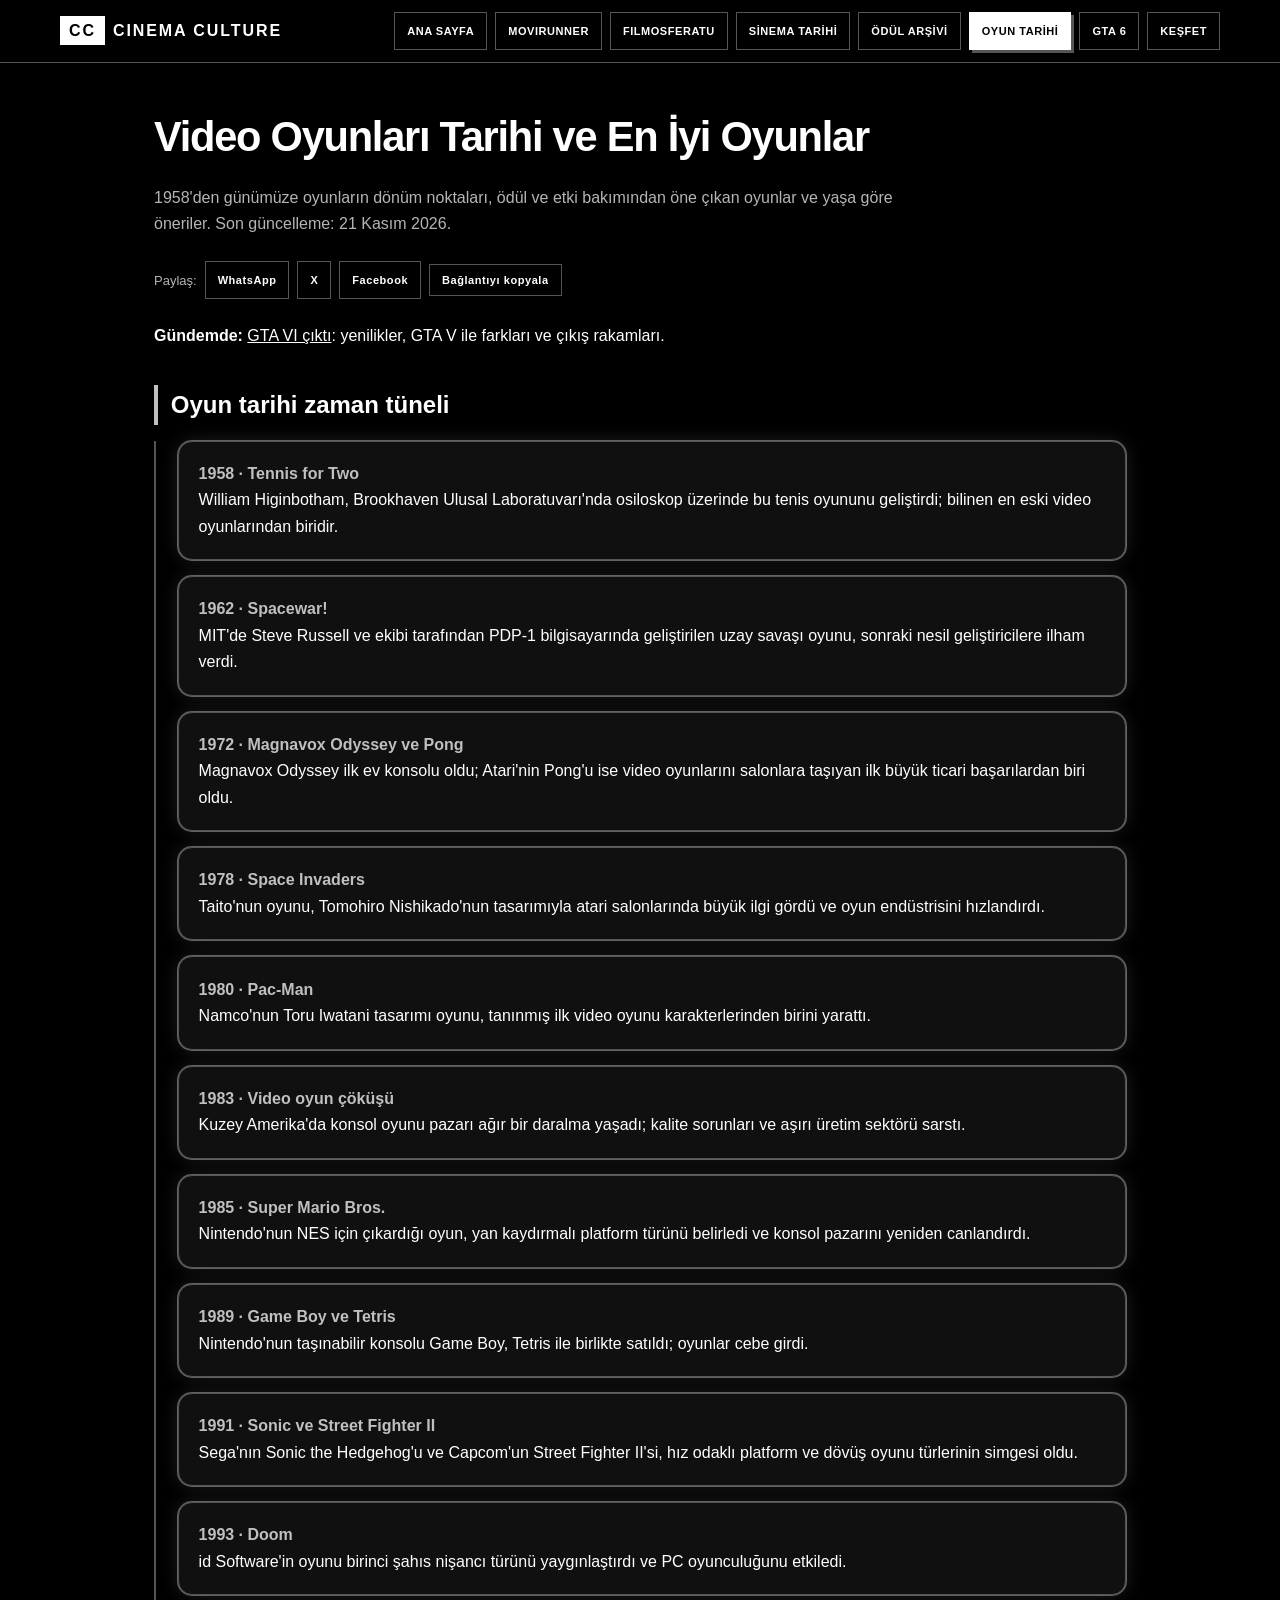
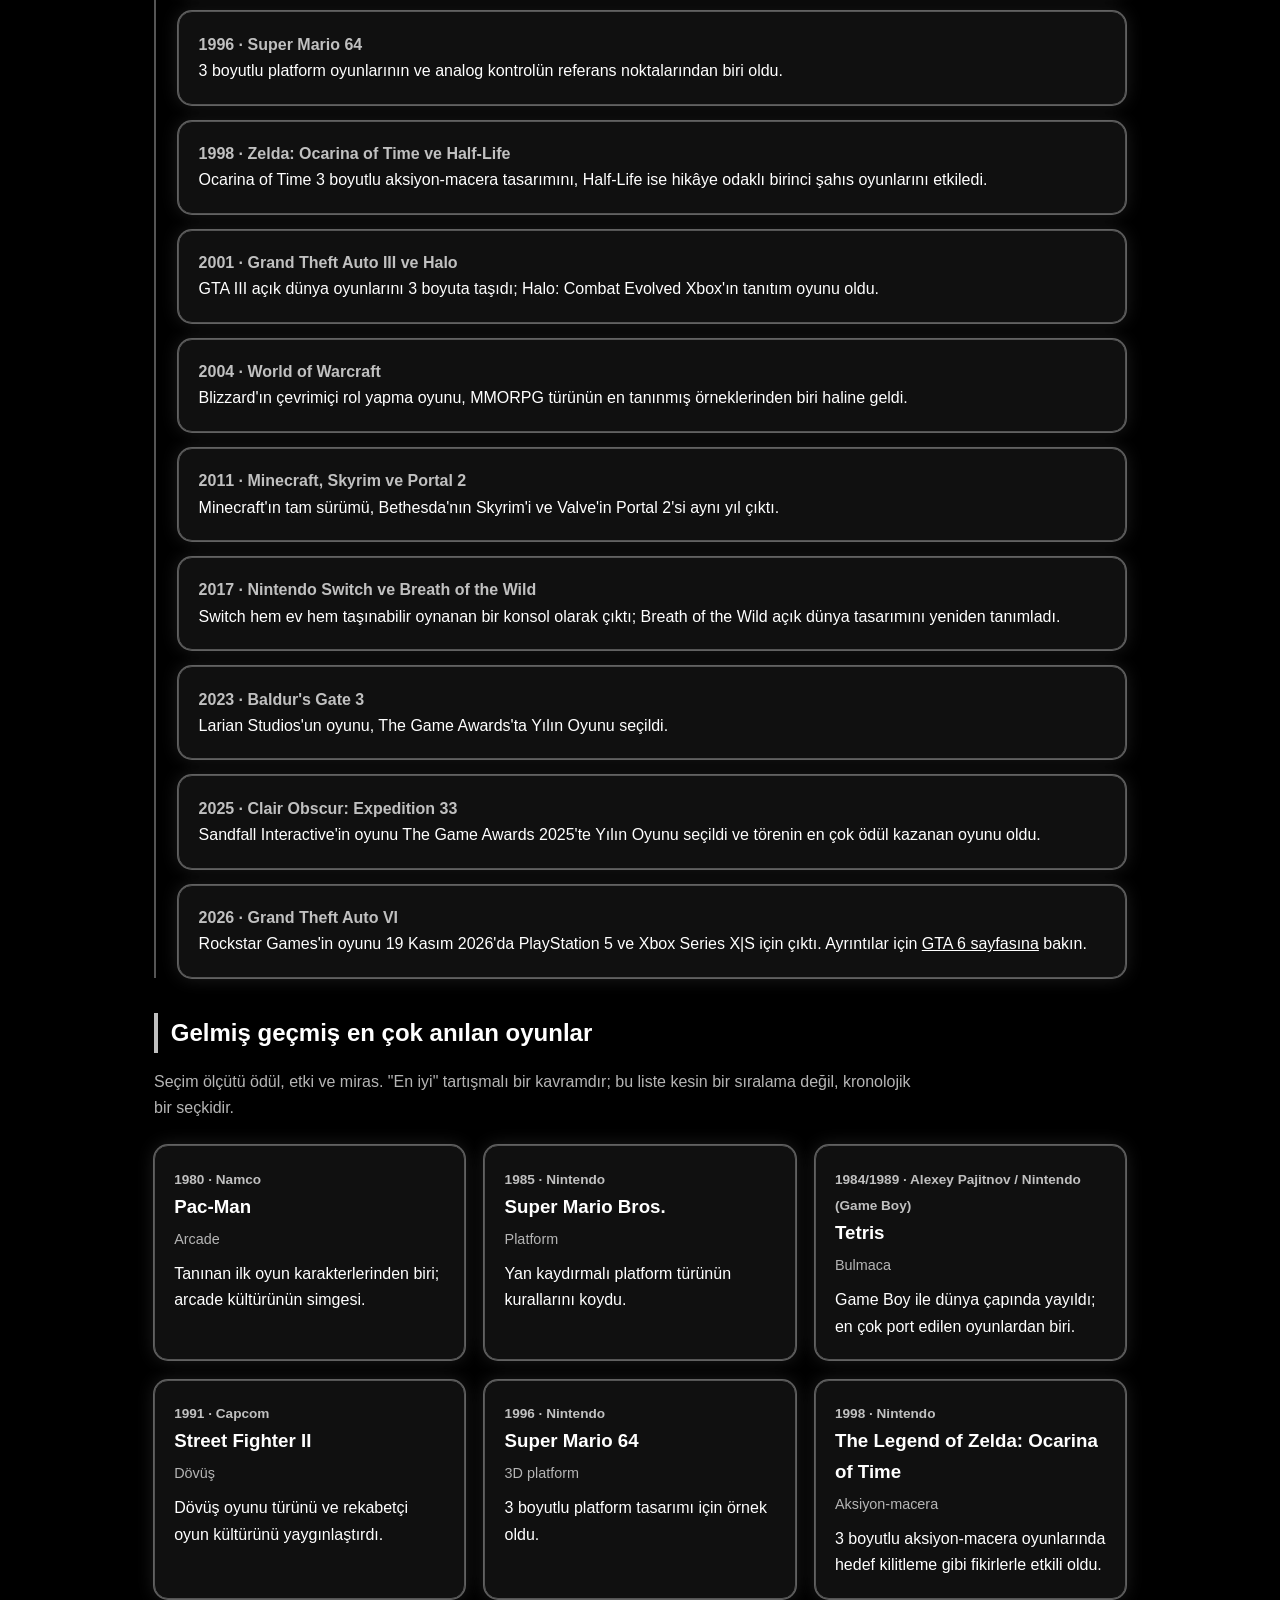
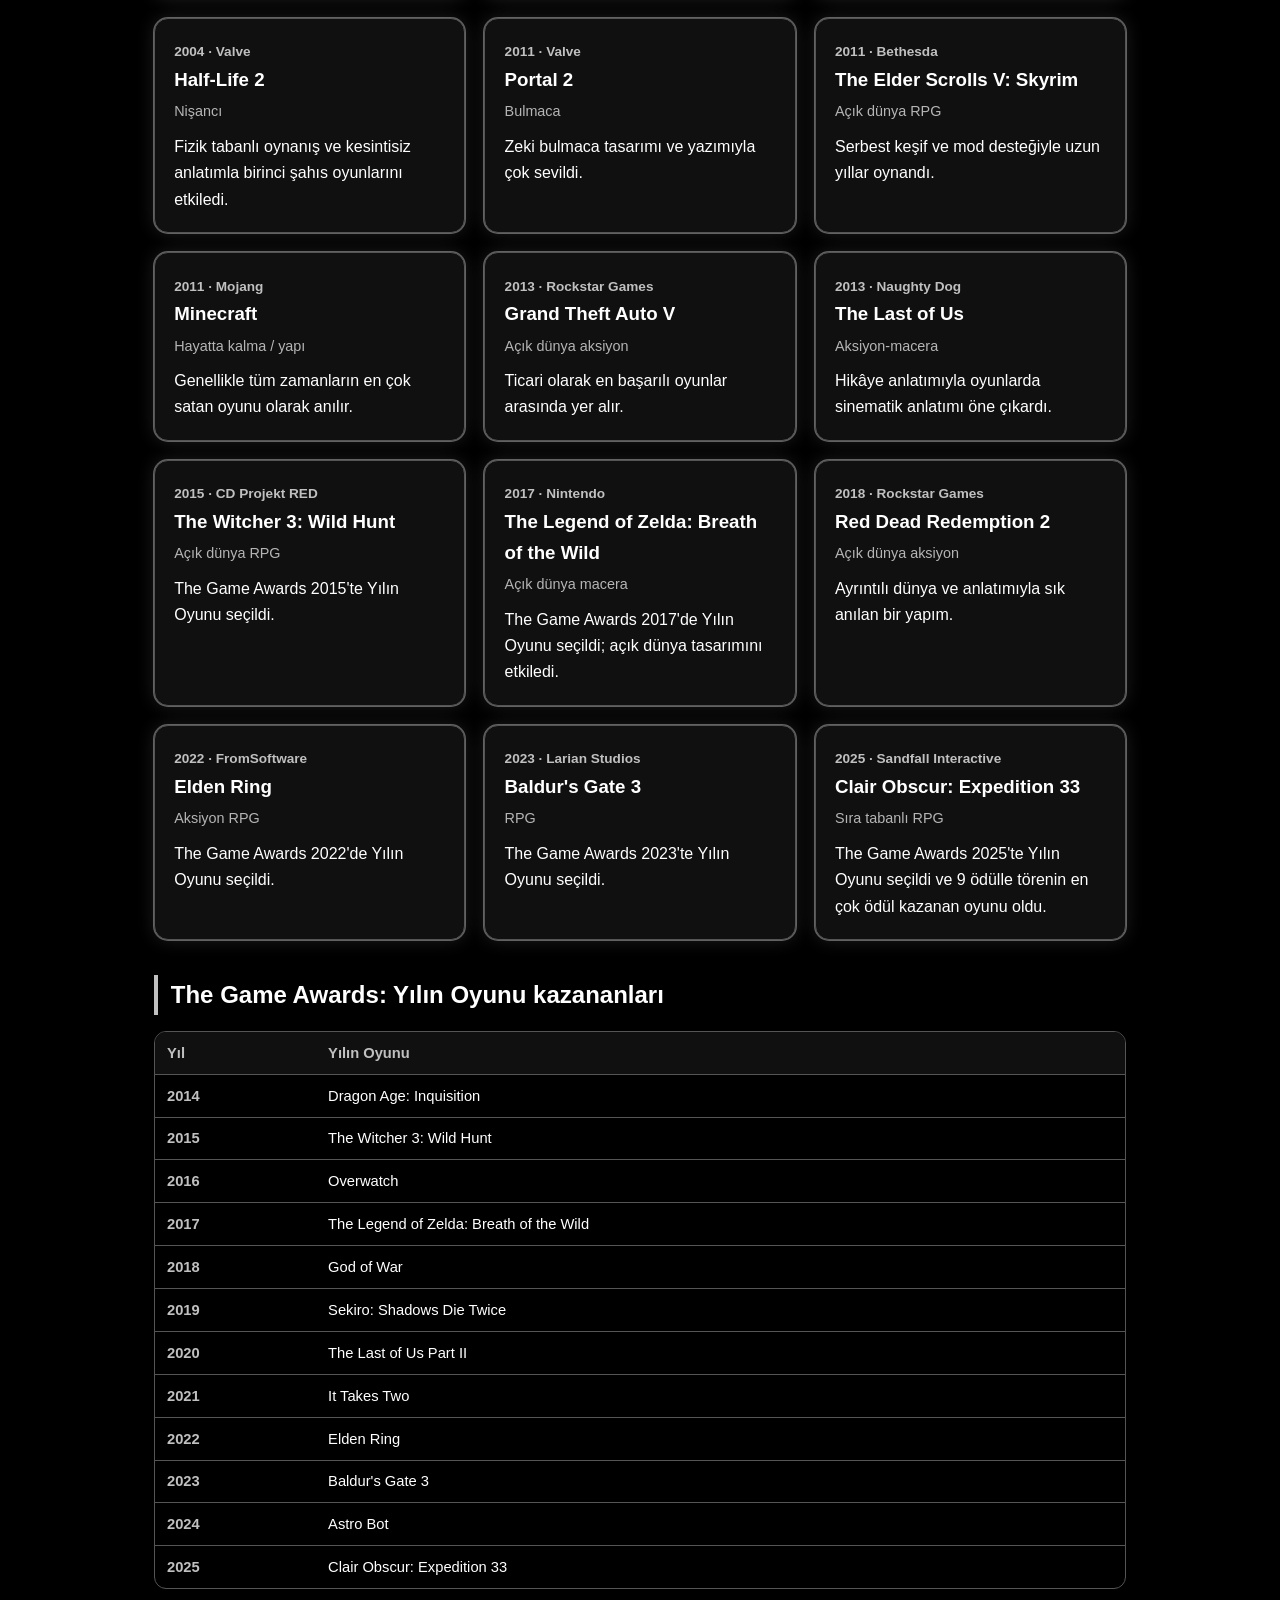
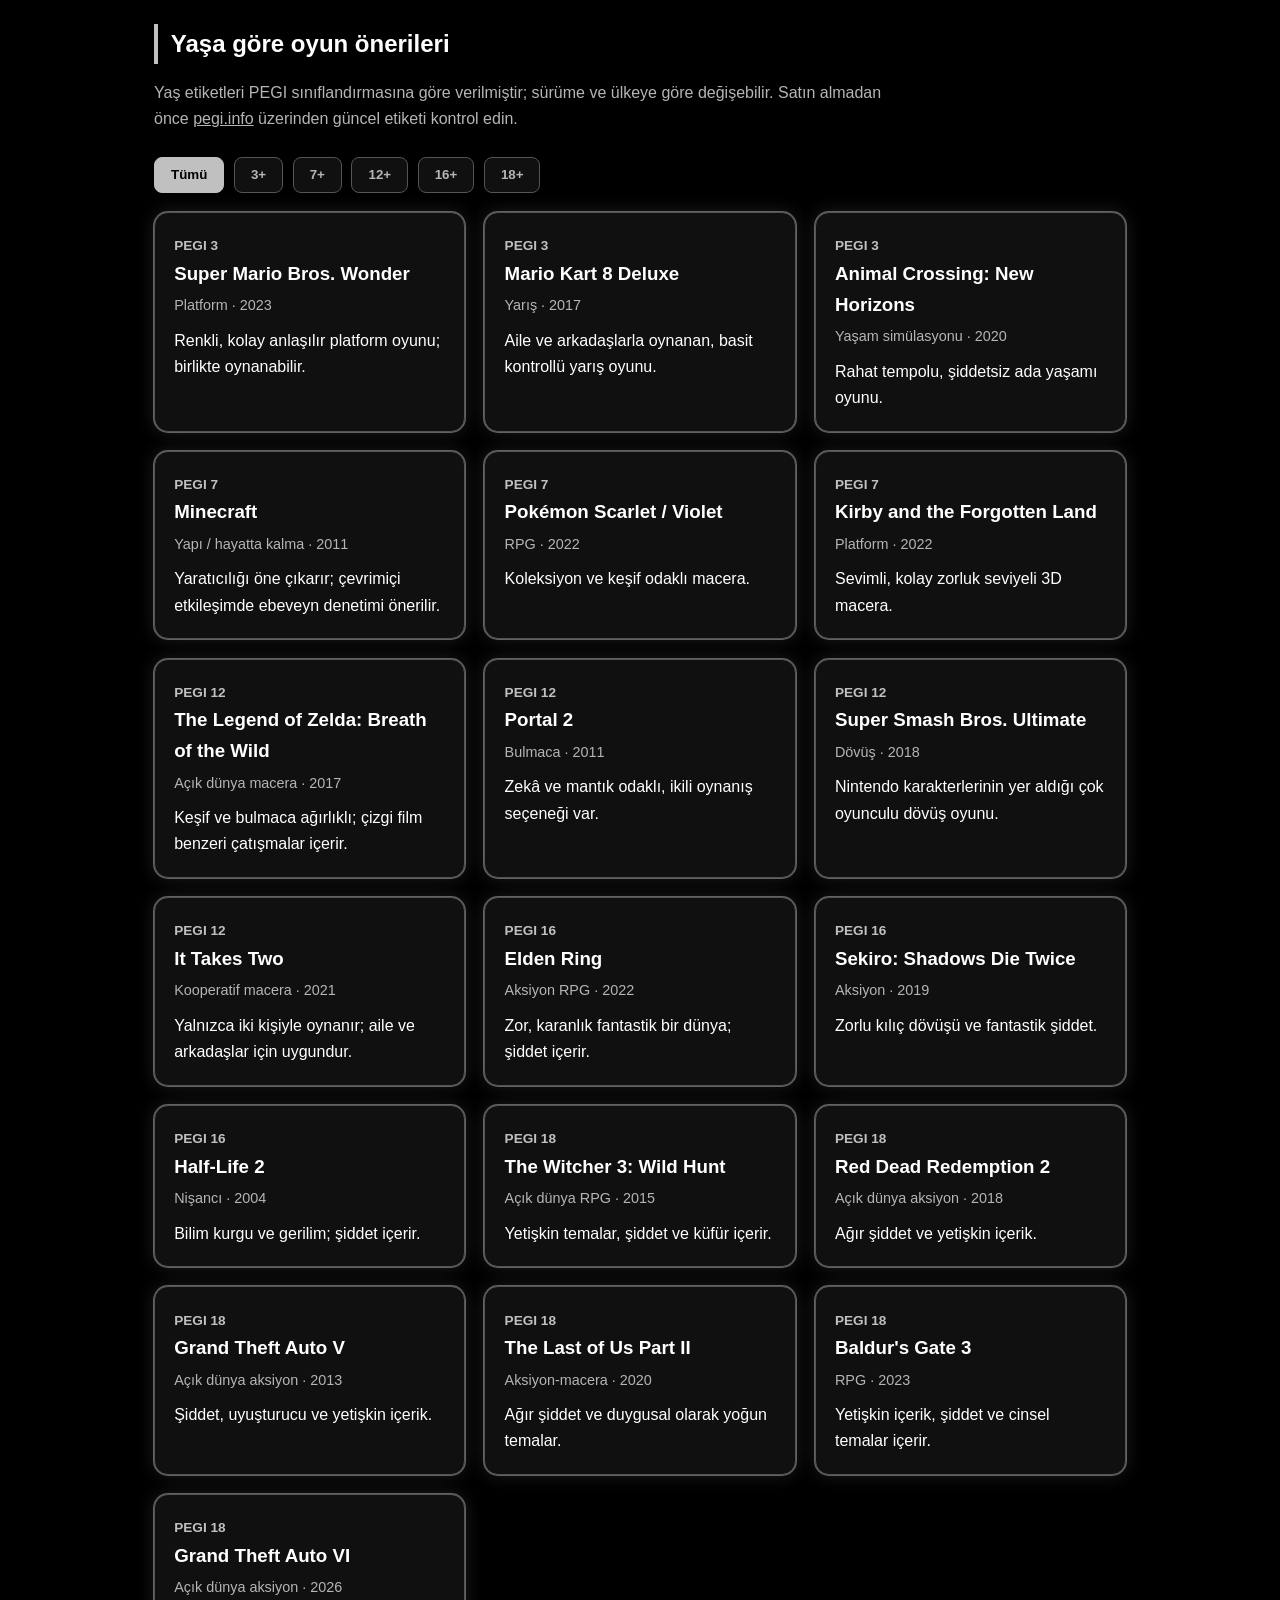
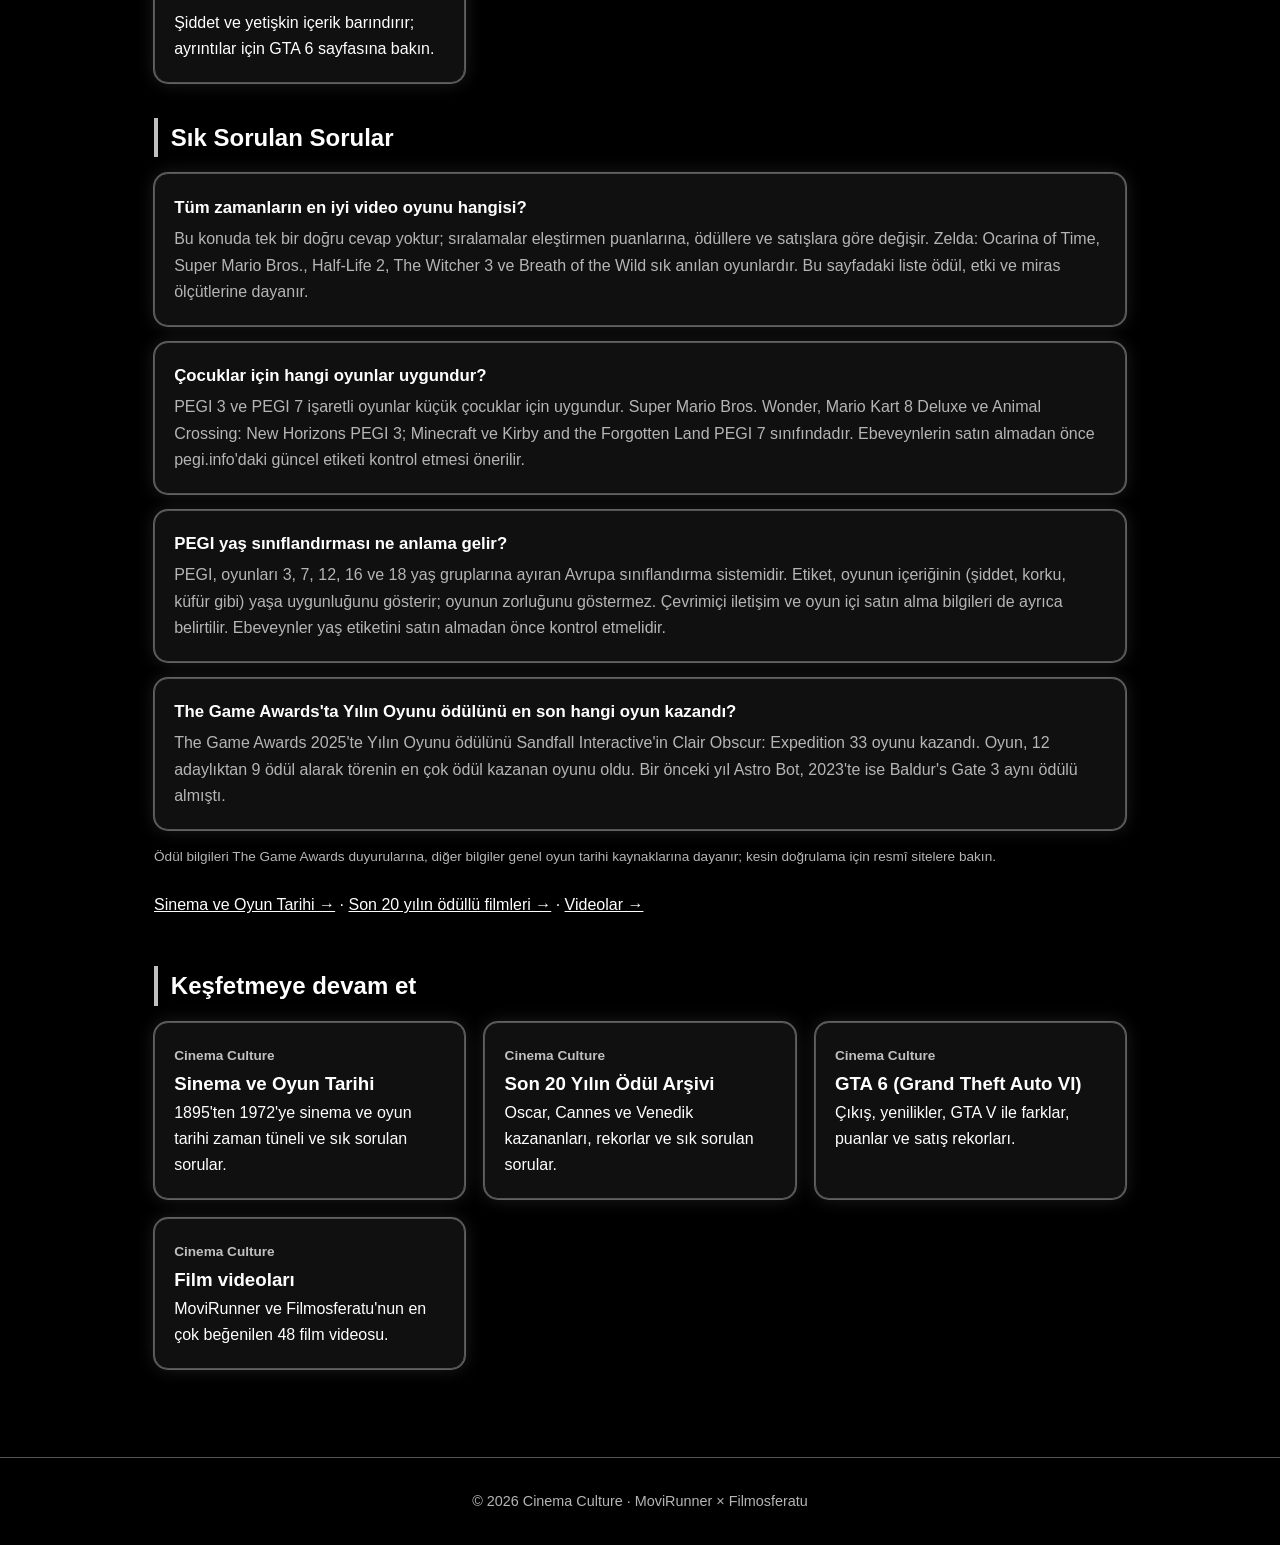
<file: oyunlar.html>
﻿<!doctype html><html lang="tr"><head>
<script async src="https://www.googletagmanager.com/gtm.js?id=GTM-MK9WLMW9"></script><script>window.dataLayer=window.dataLayer||[];function gtag(){dataLayer.push(arguments);}gtag('js',new Date());</script>
<script>window.dataLayer=window.dataLayer||[];function gtag(){dataLayer.push(arguments);}gtag('js',new Date());</script>
<script>window.dataLayer=window.dataLayer||[];function gtag(){dataLayer.push(arguments);}gtag("js",new Date());</script><meta charset="utf-8"><meta name="viewport" content="width=device-width,initial-scale=1">
<link rel="icon" href="data:image/svg+xml,%3Csvg xmlns='http://www.w3.org/2000/svg' viewBox='0 0 100 100'%3E%3Ctext y='.9em' font-size='90'%3E🎬%3C/text%3E%3C/svg%3E"><title>Video Oyunları Tarihi, En İyi Oyunlar ve Yaşa Göre Öneriler | Cinema Culture</title><meta name="description" content="1958'den günümüze video oyunları tarihi, The Game Awards Yılın Oyunu kazananları ve PEGI yaş gruplarına göre oyun önerileri.">
<link rel="canonical" href="https://sukruozolgayizmir-ctrl.github.io/moviRunner-filmosferatu/oyunlar.html"><meta name="robots" content="index,follow,max-snippet:-1,max-image-preview:large">
<meta property="og:type" content="article"><meta property="og:site_name" content="Cinema Culture · MoviRunner × Filmosferatu"><meta property="og:title" content="Video Oyunları Tarihi, En İyi Oyunlar ve Yaşa Göre Öneriler | Cinema Culture"><meta property="og:description" content="1958'den günümüze video oyunları tarihi, The Game Awards Yılın Oyunu kazananları ve PEGI yaş gruplarına göre oyun önerileri."><meta property="og:url" content="https://sukruozolgayizmir-ctrl.github.io/moviRunner-filmosferatu/oyunlar.html"><meta property="og:image" content="https://sukruozolgayizmir-ctrl.github.io/moviRunner-filmosferatu/og-image.jpg"><meta property="og:image:width" content="1200"><meta property="og:image:height" content="630"><meta name="twitter:card" content="summary_large_image"><meta property="og:locale" content="tr_TR">
<link rel="alternate" type="application/atom+xml" title="Cinema Culture" href="feed.xml"><link rel="sitemap" type="application/xml" href="sitemap.xml"><link rel="stylesheet" href="s.css"><script type="application/ld+json">{"@context": "https://schema.org", "@graph": [{"@type": "Article", "headline": "Video Oyunları Tarihi, En İyi Oyunlar ve Yaşa Göre Oyun Önerileri", "description": "1958'den günümüze video oyunları tarihi, ödüllü ve etkili oyunlar ve PEGI yaş gruplarına göre oyun önerileri.", "inLanguage": "tr-TR", "datePublished": "2026-11-21", "dateModified": "2026-11-21", "author": {"@type": "Organization", "name": "Cinema Culture", "url": "https://sukruozolgayizmir-ctrl.github.io/moviRunner-filmosferatu/"}, "publisher": {"@type": "Organization", "name": "Cinema Culture", "url": "https://sukruozolgayizmir-ctrl.github.io/moviRunner-filmosferatu/"}, "image": "https://sukruozolgayizmir-ctrl.github.io/moviRunner-filmosferatu/og-image.jpg", "mainEntityOfPage": "https://sukruozolgayizmir-ctrl.github.io/moviRunner-filmosferatu/oyunlar.html"}, {"@type": "ItemList", "name": "Yaşa göre oyun önerileri", "itemListElement": [{"@type": "ListItem", "position": 1, "item": {"@type": "VideoGame", "name": "Super Mario Bros. Wonder", "genre": "Platform", "datePublished": "2023", "contentRating": "PEGI 3"}}, {"@type": "ListItem", "position": 2, "item": {"@type": "VideoGame", "name": "Mario Kart 8 Deluxe", "genre": "Yarış", "datePublished": "2017", "contentRating": "PEGI 3"}}, {"@type": "ListItem", "position": 3, "item": {"@type": "VideoGame", "name": "Animal Crossing: New Horizons", "genre": "Yaşam simülasyonu", "datePublished": "2020", "contentRating": "PEGI 3"}}, {"@type": "ListItem", "position": 4, "item": {"@type": "VideoGame", "name": "Minecraft", "genre": "Yapı / hayatta kalma", "datePublished": "2011", "contentRating": "PEGI 7"}}, {"@type": "ListItem", "position": 5, "item": {"@type": "VideoGame", "name": "Pokémon Scarlet / Violet", "genre": "RPG", "datePublished": "2022", "contentRating": "PEGI 7"}}, {"@type": "ListItem", "position": 6, "item": {"@type": "VideoGame", "name": "Kirby and the Forgotten Land", "genre": "Platform", "datePublished": "2022", "contentRating": "PEGI 7"}}, {"@type": "ListItem", "position": 7, "item": {"@type": "VideoGame", "name": "The Legend of Zelda: Breath of the Wild", "genre": "Açık dünya macera", "datePublished": "2017", "contentRating": "PEGI 12"}}, {"@type": "ListItem", "position": 8, "item": {"@type": "VideoGame", "name": "Portal 2", "genre": "Bulmaca", "datePublished": "2011", "contentRating": "PEGI 12"}}, {"@type": "ListItem", "position": 9, "item": {"@type": "VideoGame", "name": "Super Smash Bros. Ultimate", "genre": "Dövüş", "datePublished": "2018", "contentRating": "PEGI 12"}}, {"@type": "ListItem", "position": 10, "item": {"@type": "VideoGame", "name": "It Takes Two", "genre": "Kooperatif macera", "datePublished": "2021", "contentRating": "PEGI 12"}}, {"@type": "ListItem", "position": 11, "item": {"@type": "VideoGame", "name": "Elden Ring", "genre": "Aksiyon RPG", "datePublished": "2022", "contentRating": "PEGI 16"}}, {"@type": "ListItem", "position": 12, "item": {"@type": "VideoGame", "name": "Sekiro: Shadows Die Twice", "genre": "Aksiyon", "datePublished": "2019", "contentRating": "PEGI 16"}}, {"@type": "ListItem", "position": 13, "item": {"@type": "VideoGame", "name": "Half-Life 2", "genre": "Nişancı", "datePublished": "2004", "contentRating": "PEGI 16"}}, {"@type": "ListItem", "position": 14, "item": {"@type": "VideoGame", "name": "The Witcher 3: Wild Hunt", "genre": "Açık dünya RPG", "datePublished": "2015", "contentRating": "PEGI 18"}}, {"@type": "ListItem", "position": 15, "item": {"@type": "VideoGame", "name": "Red Dead Redemption 2", "genre": "Açık dünya aksiyon", "datePublished": "2018", "contentRating": "PEGI 18"}}, {"@type": "ListItem", "position": 16, "item": {"@type": "VideoGame", "name": "Grand Theft Auto V", "genre": "Açık dünya aksiyon", "datePublished": "2013", "contentRating": "PEGI 18"}}, {"@type": "ListItem", "position": 17, "item": {"@type": "VideoGame", "name": "The Last of Us Part II", "genre": "Aksiyon-macera", "datePublished": "2020", "contentRating": "PEGI 18"}}, {"@type": "ListItem", "position": 18, "item": {"@type": "VideoGame", "name": "Baldur's Gate 3", "genre": "RPG", "datePublished": "2023", "contentRating": "PEGI 18"}}, {"@type": "ListItem", "position": 19, "item": {"@type": "VideoGame", "name": "Grand Theft Auto VI", "genre": "Açık dünya aksiyon", "datePublished": "2026", "contentRating": "PEGI 18"}}]}, {"@type": "FAQPage", "mainEntity": [{"@type": "Question", "name": "Tüm zamanların en iyi video oyunu hangisi?", "acceptedAnswer": {"@type": "Answer", "text": "Bu konuda tek bir doğru cevap yoktur; sıralamalar eleştirmen puanlarına, ödüllere ve satışlara göre değişir. Zelda: Ocarina of Time, Super Mario Bros., Half-Life 2, The Witcher 3 ve Breath of the Wild sık anılan oyunlardır. Bu sayfadaki liste ödül, etki ve miras ölçütlerine dayanır."}}, {"@type": "Question", "name": "Çocuklar için hangi oyunlar uygundur?", "acceptedAnswer": {"@type": "Answer", "text": "PEGI 3 ve PEGI 7 işaretli oyunlar küçük çocuklar için uygundur. Super Mario Bros. Wonder, Mario Kart 8 Deluxe ve Animal Crossing: New Horizons PEGI 3; Minecraft ve Kirby and the Forgotten Land PEGI 7 sınıfındadır. Ebeveynlerin satın almadan önce pegi.info'daki güncel etiketi kontrol etmesi önerilir."}}, {"@type": "Question", "name": "PEGI yaş sınıflandırması ne anlama gelir?", "acceptedAnswer": {"@type": "Answer", "text": "PEGI, oyunları 3, 7, 12, 16 ve 18 yaş gruplarına ayıran Avrupa sınıflandırma sistemidir. Etiket, oyunun içeriğinin (şiddet, korku, küfür gibi) yaşa uygunluğunu gösterir; oyunun zorluğunu göstermez. Çevrimiçi iletişim ve oyun içi satın alma bilgileri de ayrıca belirtilir. Ebeveynler yaş etiketini satın almadan önce kontrol etmelidir."}}, {"@type": "Question", "name": "The Game Awards'ta Yılın Oyunu ödülünü en son hangi oyun kazandı?", "acceptedAnswer": {"@type": "Answer", "text": "The Game Awards 2025'te Yılın Oyunu ödülünü Sandfall Interactive'in Clair Obscur: Expedition 33 oyunu kazandı. Oyun, 12 adaylıktan 9 ödül alarak törenin en çok ödül kazanan oyunu oldu. Bir önceki yıl Astro Bot, 2023'te ise Baldur's Gate 3 aynı ödülü almıştı."}}]}, {"@type": "BreadcrumbList", "itemListElement": [{"@type": "ListItem", "position": 1, "name": "Ana Sayfa", "item": "https://sukruozolgayizmir-ctrl.github.io/moviRunner-filmosferatu/"}, {"@type": "ListItem", "position": 2, "name": "Video Oyunları Tarihi ve En İyi Oyunlar", "item": "https://sukruozolgayizmir-ctrl.github.io/moviRunner-filmosferatu/oyunlar.html"}]}]}</script></head><body>
<header><div class="wrap nr"><a class="logo" href="./"><b>CC</b>CINEMA CULTURE</a><nav><a class="b" href="./">ANA SAYFA</a><a class="b" href="./#mr">MOVIRUNNER</a><a class="b" href="./#fs">FILMOSFERATU</a><a class="b" href="tarihce.html">SİNEMA TARİHİ</a><a class="b" href="odul-arsivi.html">ÖDÜL ARŞİVİ</a><a class="b on" href="oyunlar.html" aria-current="page">OYUN TARİHİ</a><a class="b" href="gta6.html">GTA 6</a><a class="b" href="./#explore">KEŞFET</a></nav></div></header>
<main><h1>Video Oyunları Tarihi ve En İyi Oyunlar</h1><p class="lead">1958'den günümüze oyunların dönüm noktaları, ödül ve etki bakımından öne çıkan oyunlar ve yaşa göre öneriler. Son güncelleme: 21 Kasım 2026.</p><div class="share"><span>Paylaş:</span><a class="b" rel="noopener" target="_blank" href="https://wa.me/?text=Video Oyunları Tarihi ve En İyi Oyunlar%20https://sukruozolgayizmir-ctrl.github.io/moviRunner-filmosferatu/oyunlar.html">WhatsApp</a><a class="b" rel="noopener" target="_blank" href="https://twitter.com/intent/tweet?url=https://sukruozolgayizmir-ctrl.github.io/moviRunner-filmosferatu/oyunlar.html&amp;text=Video Oyunları Tarihi ve En İyi Oyunlar">X</a><a class="b" rel="noopener" target="_blank" href="https://www.facebook.com/sharer/sharer.php?u=https://sukruozolgayizmir-ctrl.github.io/moviRunner-filmosferatu/oyunlar.html">Facebook</a><button class="b" id="cp" type="button">Bağlantıyı kopyala</button></div>
<div class="box"><b>Gündemde:</b> <a href="gta6.html">GTA VI çıktı</a>: yenilikler, GTA V ile farkları ve çıkış rakamları.</div><h2>Oyun tarihi zaman tüneli</h2><section class="tl"><article><span class="y">1958 · Tennis for Two</span><p>William Higinbotham, Brookhaven Ulusal Laboratuvarı&#x27;nda osiloskop üzerinde bu tenis oyununu geliştirdi; bilinen en eski video oyunlarından biridir.</p></article><article><span class="y">1962 · Spacewar!</span><p>MIT&#x27;de Steve Russell ve ekibi tarafından PDP-1 bilgisayarında geliştirilen uzay savaşı oyunu, sonraki nesil geliştiricilere ilham verdi.</p></article><article><span class="y">1972 · Magnavox Odyssey ve Pong</span><p>Magnavox Odyssey ilk ev konsolu oldu; Atari&#x27;nin Pong&#x27;u ise video oyunlarını salonlara taşıyan ilk büyük ticari başarılardan biri oldu.</p></article><article><span class="y">1978 · Space Invaders</span><p>Taito&#x27;nun oyunu, Tomohiro Nishikado&#x27;nun tasarımıyla atari salonlarında büyük ilgi gördü ve oyun endüstrisini hızlandırdı.</p></article><article><span class="y">1980 · Pac-Man</span><p>Namco&#x27;nun Toru Iwatani tasarımı oyunu, tanınmış ilk video oyunu karakterlerinden birini yarattı.</p></article><article><span class="y">1983 · Video oyun çöküşü</span><p>Kuzey Amerika&#x27;da konsol oyunu pazarı ağır bir daralma yaşadı; kalite sorunları ve aşırı üretim sektörü sarstı.</p></article><article><span class="y">1985 · Super Mario Bros.</span><p>Nintendo&#x27;nun NES için çıkardığı oyun, yan kaydırmalı platform türünü belirledi ve konsol pazarını yeniden canlandırdı.</p></article><article><span class="y">1989 · Game Boy ve Tetris</span><p>Nintendo&#x27;nun taşınabilir konsolu Game Boy, Tetris ile birlikte satıldı; oyunlar cebe girdi.</p></article><article><span class="y">1991 · Sonic ve Street Fighter II</span><p>Sega&#x27;nın Sonic the Hedgehog&#x27;u ve Capcom&#x27;un Street Fighter II&#x27;si, hız odaklı platform ve dövüş oyunu türlerinin simgesi oldu.</p></article><article><span class="y">1993 · Doom</span><p>id Software&#x27;in oyunu birinci şahıs nişancı türünü yaygınlaştırdı ve PC oyunculuğunu etkiledi.</p></article><article><span class="y">1996 · Super Mario 64</span><p>3 boyutlu platform oyunlarının ve analog kontrolün referans noktalarından biri oldu.</p></article><article><span class="y">1998 · Zelda: Ocarina of Time ve Half-Life</span><p>Ocarina of Time 3 boyutlu aksiyon-macera tasarımını, Half-Life ise hikâye odaklı birinci şahıs oyunlarını etkiledi.</p></article><article><span class="y">2001 · Grand Theft Auto III ve Halo</span><p>GTA III açık dünya oyunlarını 3 boyuta taşıdı; Halo: Combat Evolved Xbox&#x27;ın tanıtım oyunu oldu.</p></article><article><span class="y">2004 · World of Warcraft</span><p>Blizzard&#x27;ın çevrimiçi rol yapma oyunu, MMORPG türünün en tanınmış örneklerinden biri haline geldi.</p></article><article><span class="y">2011 · Minecraft, Skyrim ve Portal 2</span><p>Minecraft&#x27;ın tam sürümü, Bethesda&#x27;nın Skyrim&#x27;i ve Valve&#x27;in Portal 2&#x27;si aynı yıl çıktı.</p></article><article><span class="y">2017 · Nintendo Switch ve Breath of the Wild</span><p>Switch hem ev hem taşınabilir oynanan bir konsol olarak çıktı; Breath of the Wild açık dünya tasarımını yeniden tanımladı.</p></article><article><span class="y">2023 · Baldur&#x27;s Gate 3</span><p>Larian Studios&#x27;un oyunu, The Game Awards&#x27;ta Yılın Oyunu seçildi.</p></article><article><span class="y">2025 · Clair Obscur: Expedition 33</span><p>Sandfall Interactive&#x27;in oyunu The Game Awards 2025&#x27;te Yılın Oyunu seçildi ve törenin en çok ödül kazanan oyunu oldu.</p></article><article><span class="y">2026 · Grand Theft Auto VI</span><p>Rockstar Games'in oyunu 19 Kasım 2026'da PlayStation 5 ve Xbox Series X|S için çıktı. Ayrıntılar için <a href="gta6.html">GTA 6 sayfasına</a> bakın.</p></article></section>
<h2>Gelmiş geçmiş en çok anılan oyunlar</h2><p class="lead">Seçim ölçütü ödül, etki ve miras. "En iyi" tartışmalı bir kavramdır; bu liste kesin bir sıralama değil, kronolojik bir seçkidir.</p><div class="g"><article class="card s"><span class="tag">1980 · Namco</span><h3>Pac-Man</h3><p class="meta">Arcade</p><p>Tanınan ilk oyun karakterlerinden biri; arcade kültürünün simgesi.</p></article><article class="card s"><span class="tag">1985 · Nintendo</span><h3>Super Mario Bros.</h3><p class="meta">Platform</p><p>Yan kaydırmalı platform türünün kurallarını koydu.</p></article><article class="card s"><span class="tag">1984/1989 · Alexey Pajitnov / Nintendo (Game Boy)</span><h3>Tetris</h3><p class="meta">Bulmaca</p><p>Game Boy ile dünya çapında yayıldı; en çok port edilen oyunlardan biri.</p></article><article class="card s"><span class="tag">1991 · Capcom</span><h3>Street Fighter II</h3><p class="meta">Dövüş</p><p>Dövüş oyunu türünü ve rekabetçi oyun kültürünü yaygınlaştırdı.</p></article><article class="card s"><span class="tag">1996 · Nintendo</span><h3>Super Mario 64</h3><p class="meta">3D platform</p><p>3 boyutlu platform tasarımı için örnek oldu.</p></article><article class="card s"><span class="tag">1998 · Nintendo</span><h3>The Legend of Zelda: Ocarina of Time</h3><p class="meta">Aksiyon-macera</p><p>3 boyutlu aksiyon-macera oyunlarında hedef kilitleme gibi fikirlerle etkili oldu.</p></article><article class="card s"><span class="tag">2004 · Valve</span><h3>Half-Life 2</h3><p class="meta">Nişancı</p><p>Fizik tabanlı oynanış ve kesintisiz anlatımla birinci şahıs oyunlarını etkiledi.</p></article><article class="card s"><span class="tag">2011 · Valve</span><h3>Portal 2</h3><p class="meta">Bulmaca</p><p>Zeki bulmaca tasarımı ve yazımıyla çok sevildi.</p></article><article class="card s"><span class="tag">2011 · Bethesda</span><h3>The Elder Scrolls V: Skyrim</h3><p class="meta">Açık dünya RPG</p><p>Serbest keşif ve mod desteğiyle uzun yıllar oynandı.</p></article><article class="card s"><span class="tag">2011 · Mojang</span><h3>Minecraft</h3><p class="meta">Hayatta kalma / yapı</p><p>Genellikle tüm zamanların en çok satan oyunu olarak anılır.</p></article><article class="card s"><span class="tag">2013 · Rockstar Games</span><h3>Grand Theft Auto V</h3><p class="meta">Açık dünya aksiyon</p><p>Ticari olarak en başarılı oyunlar arasında yer alır.</p></article><article class="card s"><span class="tag">2013 · Naughty Dog</span><h3>The Last of Us</h3><p class="meta">Aksiyon-macera</p><p>Hikâye anlatımıyla oyunlarda sinematik anlatımı öne çıkardı.</p></article><article class="card s"><span class="tag">2015 · CD Projekt RED</span><h3>The Witcher 3: Wild Hunt</h3><p class="meta">Açık dünya RPG</p><p>The Game Awards 2015&#x27;te Yılın Oyunu seçildi.</p></article><article class="card s"><span class="tag">2017 · Nintendo</span><h3>The Legend of Zelda: Breath of the Wild</h3><p class="meta">Açık dünya macera</p><p>The Game Awards 2017&#x27;de Yılın Oyunu seçildi; açık dünya tasarımını etkiledi.</p></article><article class="card s"><span class="tag">2018 · Rockstar Games</span><h3>Red Dead Redemption 2</h3><p class="meta">Açık dünya aksiyon</p><p>Ayrıntılı dünya ve anlatımıyla sık anılan bir yapım.</p></article><article class="card s"><span class="tag">2022 · FromSoftware</span><h3>Elden Ring</h3><p class="meta">Aksiyon RPG</p><p>The Game Awards 2022&#x27;de Yılın Oyunu seçildi.</p></article><article class="card s"><span class="tag">2023 · Larian Studios</span><h3>Baldur&#x27;s Gate 3</h3><p class="meta">RPG</p><p>The Game Awards 2023&#x27;te Yılın Oyunu seçildi.</p></article><article class="card s"><span class="tag">2025 · Sandfall Interactive</span><h3>Clair Obscur: Expedition 33</h3><p class="meta">Sıra tabanlı RPG</p><p>The Game Awards 2025&#x27;te Yılın Oyunu seçildi ve 9 ödülle törenin en çok ödül kazanan oyunu oldu.</p></article></div>
<h2>The Game Awards: Yılın Oyunu kazananları</h2><div class="tw"><table><thead><tr><th>Yıl</th><th>Yılın Oyunu</th></tr></thead><tbody><tr><td>2014</td><td>Dragon Age: Inquisition</td></tr><tr><td>2015</td><td>The Witcher 3: Wild Hunt</td></tr><tr><td>2016</td><td>Overwatch</td></tr><tr><td>2017</td><td>The Legend of Zelda: Breath of the Wild</td></tr><tr><td>2018</td><td>God of War</td></tr><tr><td>2019</td><td>Sekiro: Shadows Die Twice</td></tr><tr><td>2020</td><td>The Last of Us Part II</td></tr><tr><td>2021</td><td>It Takes Two</td></tr><tr><td>2022</td><td>Elden Ring</td></tr><tr><td>2023</td><td>Baldur&#x27;s Gate 3</td></tr><tr><td>2024</td><td>Astro Bot</td></tr><tr><td>2025</td><td>Clair Obscur: Expedition 33</td></tr></tbody></table></div>
<h2>Yaşa göre oyun önerileri</h2><p class="lead">Yaş etiketleri PEGI sınıflandırmasına göre verilmiştir; sürüme ve ülkeye göre değişebilir. Satın almadan önce <a href="https://pegi.info" rel="noopener" target="_blank">pegi.info</a> üzerinden güncel etiketi kontrol edin.</p>
<div class="tabs" id="af"><button data-a="all">Tümü</button><button data-a="3">3+</button><button data-a="7">7+</button><button data-a="12">12+</button><button data-a="16">16+</button><button data-a="18">18+</button></div><div class="g" id="ag"><article class="card ag" data-age="3"><span class="tag">PEGI 3</span><h3>Super Mario Bros. Wonder</h3><p class="meta">Platform · 2023</p><p>Renkli, kolay anlaşılır platform oyunu; birlikte oynanabilir.</p></article><article class="card ag" data-age="3"><span class="tag">PEGI 3</span><h3>Mario Kart 8 Deluxe</h3><p class="meta">Yarış · 2017</p><p>Aile ve arkadaşlarla oynanan, basit kontrollü yarış oyunu.</p></article><article class="card ag" data-age="3"><span class="tag">PEGI 3</span><h3>Animal Crossing: New Horizons</h3><p class="meta">Yaşam simülasyonu · 2020</p><p>Rahat tempolu, şiddetsiz ada yaşamı oyunu.</p></article><article class="card ag" data-age="7"><span class="tag">PEGI 7</span><h3>Minecraft</h3><p class="meta">Yapı / hayatta kalma · 2011</p><p>Yaratıcılığı öne çıkarır; çevrimiçi etkileşimde ebeveyn denetimi önerilir.</p></article><article class="card ag" data-age="7"><span class="tag">PEGI 7</span><h3>Pokémon Scarlet / Violet</h3><p class="meta">RPG · 2022</p><p>Koleksiyon ve keşif odaklı macera.</p></article><article class="card ag" data-age="7"><span class="tag">PEGI 7</span><h3>Kirby and the Forgotten Land</h3><p class="meta">Platform · 2022</p><p>Sevimli, kolay zorluk seviyeli 3D macera.</p></article><article class="card ag" data-age="12"><span class="tag">PEGI 12</span><h3>The Legend of Zelda: Breath of the Wild</h3><p class="meta">Açık dünya macera · 2017</p><p>Keşif ve bulmaca ağırlıklı; çizgi film benzeri çatışmalar içerir.</p></article><article class="card ag" data-age="12"><span class="tag">PEGI 12</span><h3>Portal 2</h3><p class="meta">Bulmaca · 2011</p><p>Zekâ ve mantık odaklı, ikili oynanış seçeneği var.</p></article><article class="card ag" data-age="12"><span class="tag">PEGI 12</span><h3>Super Smash Bros. Ultimate</h3><p class="meta">Dövüş · 2018</p><p>Nintendo karakterlerinin yer aldığı çok oyunculu dövüş oyunu.</p></article><article class="card ag" data-age="12"><span class="tag">PEGI 12</span><h3>It Takes Two</h3><p class="meta">Kooperatif macera · 2021</p><p>Yalnızca iki kişiyle oynanır; aile ve arkadaşlar için uygundur.</p></article><article class="card ag" data-age="16"><span class="tag">PEGI 16</span><h3>Elden Ring</h3><p class="meta">Aksiyon RPG · 2022</p><p>Zor, karanlık fantastik bir dünya; şiddet içerir.</p></article><article class="card ag" data-age="16"><span class="tag">PEGI 16</span><h3>Sekiro: Shadows Die Twice</h3><p class="meta">Aksiyon · 2019</p><p>Zorlu kılıç dövüşü ve fantastik şiddet.</p></article><article class="card ag" data-age="16"><span class="tag">PEGI 16</span><h3>Half-Life 2</h3><p class="meta">Nişancı · 2004</p><p>Bilim kurgu ve gerilim; şiddet içerir.</p></article><article class="card ag" data-age="18"><span class="tag">PEGI 18</span><h3>The Witcher 3: Wild Hunt</h3><p class="meta">Açık dünya RPG · 2015</p><p>Yetişkin temalar, şiddet ve küfür içerir.</p></article><article class="card ag" data-age="18"><span class="tag">PEGI 18</span><h3>Red Dead Redemption 2</h3><p class="meta">Açık dünya aksiyon · 2018</p><p>Ağır şiddet ve yetişkin içerik.</p></article><article class="card ag" data-age="18"><span class="tag">PEGI 18</span><h3>Grand Theft Auto V</h3><p class="meta">Açık dünya aksiyon · 2013</p><p>Şiddet, uyuşturucu ve yetişkin içerik.</p></article><article class="card ag" data-age="18"><span class="tag">PEGI 18</span><h3>The Last of Us Part II</h3><p class="meta">Aksiyon-macera · 2020</p><p>Ağır şiddet ve duygusal olarak yoğun temalar.</p></article><article class="card ag" data-age="18"><span class="tag">PEGI 18</span><h3>Baldur&#x27;s Gate 3</h3><p class="meta">RPG · 2023</p><p>Yetişkin içerik, şiddet ve cinsel temalar içerir.</p></article><article class="card ag" data-age="18"><span class="tag">PEGI 18</span><h3>Grand Theft Auto VI</h3><p class="meta">Açık dünya aksiyon · 2026</p><p>Şiddet ve yetişkin içerik barındırır; ayrıntılar için GTA 6 sayfasına bakın.</p></article></div>
<h2>Sık Sorulan Sorular</h2><section class="faq"><div><h3>Tüm zamanların en iyi video oyunu hangisi?</h3><p>Bu konuda tek bir doğru cevap yoktur; sıralamalar eleştirmen puanlarına, ödüllere ve satışlara göre değişir. Zelda: Ocarina of Time, Super Mario Bros., Half-Life 2, The Witcher 3 ve Breath of the Wild sık anılan oyunlardır. Bu sayfadaki liste ödül, etki ve miras ölçütlerine dayanır.</p></div><div><h3>Çocuklar için hangi oyunlar uygundur?</h3><p>PEGI 3 ve PEGI 7 işaretli oyunlar küçük çocuklar için uygundur. Super Mario Bros. Wonder, Mario Kart 8 Deluxe ve Animal Crossing: New Horizons PEGI 3; Minecraft ve Kirby and the Forgotten Land PEGI 7 sınıfındadır. Ebeveynlerin satın almadan önce pegi.info&#x27;daki güncel etiketi kontrol etmesi önerilir.</p></div><div><h3>PEGI yaş sınıflandırması ne anlama gelir?</h3><p>PEGI, oyunları 3, 7, 12, 16 ve 18 yaş gruplarına ayıran Avrupa sınıflandırma sistemidir. Etiket, oyunun içeriğinin (şiddet, korku, küfür gibi) yaşa uygunluğunu gösterir; oyunun zorluğunu göstermez. Çevrimiçi iletişim ve oyun içi satın alma bilgileri de ayrıca belirtilir. Ebeveynler yaş etiketini satın almadan önce kontrol etmelidir.</p></div><div><h3>The Game Awards&#x27;ta Yılın Oyunu ödülünü en son hangi oyun kazandı?</h3><p>The Game Awards 2025&#x27;te Yılın Oyunu ödülünü Sandfall Interactive&#x27;in Clair Obscur: Expedition 33 oyunu kazandı. Oyun, 12 adaylıktan 9 ödül alarak törenin en çok ödül kazanan oyunu oldu. Bir önceki yıl Astro Bot, 2023&#x27;te ise Baldur&#x27;s Gate 3 aynı ödülü almıştı.</p></div></section>
<p class="fn">Ödül bilgileri The Game Awards duyurularına, diğer bilgiler genel oyun tarihi kaynaklarına dayanır; kesin doğrulama için resmî sitelere bakın.</p><p style="margin-top:1.5rem"><a href="tarihce.html">Sinema ve Oyun Tarihi →</a> · <a href="odul-arsivi.html">Son 20 yılın ödüllü filmleri →</a> · <a href="./">Videolar →</a></p><aside class="more"><h2>Keşfetmeye devam et</h2><div class="g"><article class="card"><span class="tag">Cinema Culture</span><h3><a href="tarihce.html">Sinema ve Oyun Tarihi</a></h3><p>1895&#x27;ten 1972&#x27;ye sinema ve oyun tarihi zaman tüneli ve sık sorulan sorular.</p></article><article class="card"><span class="tag">Cinema Culture</span><h3><a href="odul-arsivi.html">Son 20 Yılın Ödül Arşivi</a></h3><p>Oscar, Cannes ve Venedik kazananları, rekorlar ve sık sorulan sorular.</p></article><article class="card"><span class="tag">Cinema Culture</span><h3><a href="gta6.html">GTA 6 (Grand Theft Auto VI)</a></h3><p>Çıkış, yenilikler, GTA V ile farklar, puanlar ve satış rekorları.</p></article><article class="card"><span class="tag">Cinema Culture</span><h3><a href="./">Film videoları</a></h3><p>MoviRunner ve Filmosferatu'nun en çok beğenilen 48 film videosu.</p></article></div></aside></main>
<footer>© 2026 Cinema Culture · MoviRunner × Filmosferatu</footer>
<script>(()=>{const b=[...document.querySelectorAll("#af button")],c=[...document.querySelectorAll("#ag .ag")];const s=a=>{b.forEach(x=>x.classList.toggle("on",x.dataset.a===a));c.forEach(k=>k.style.display=(a==="all"||k.dataset.age===a)?"":"none")};b.forEach(x=>x.onclick=()=>s(x.dataset.a));s("all")})();</script><script>(function(){var b=document.getElementById("cp");if(b)b.addEventListener("click",function(){if(navigator.clipboard)navigator.clipboard.writeText(location.href).then(function(){b.textContent="Kopyalandı ✓"})})})();</script></body></html>
</file>
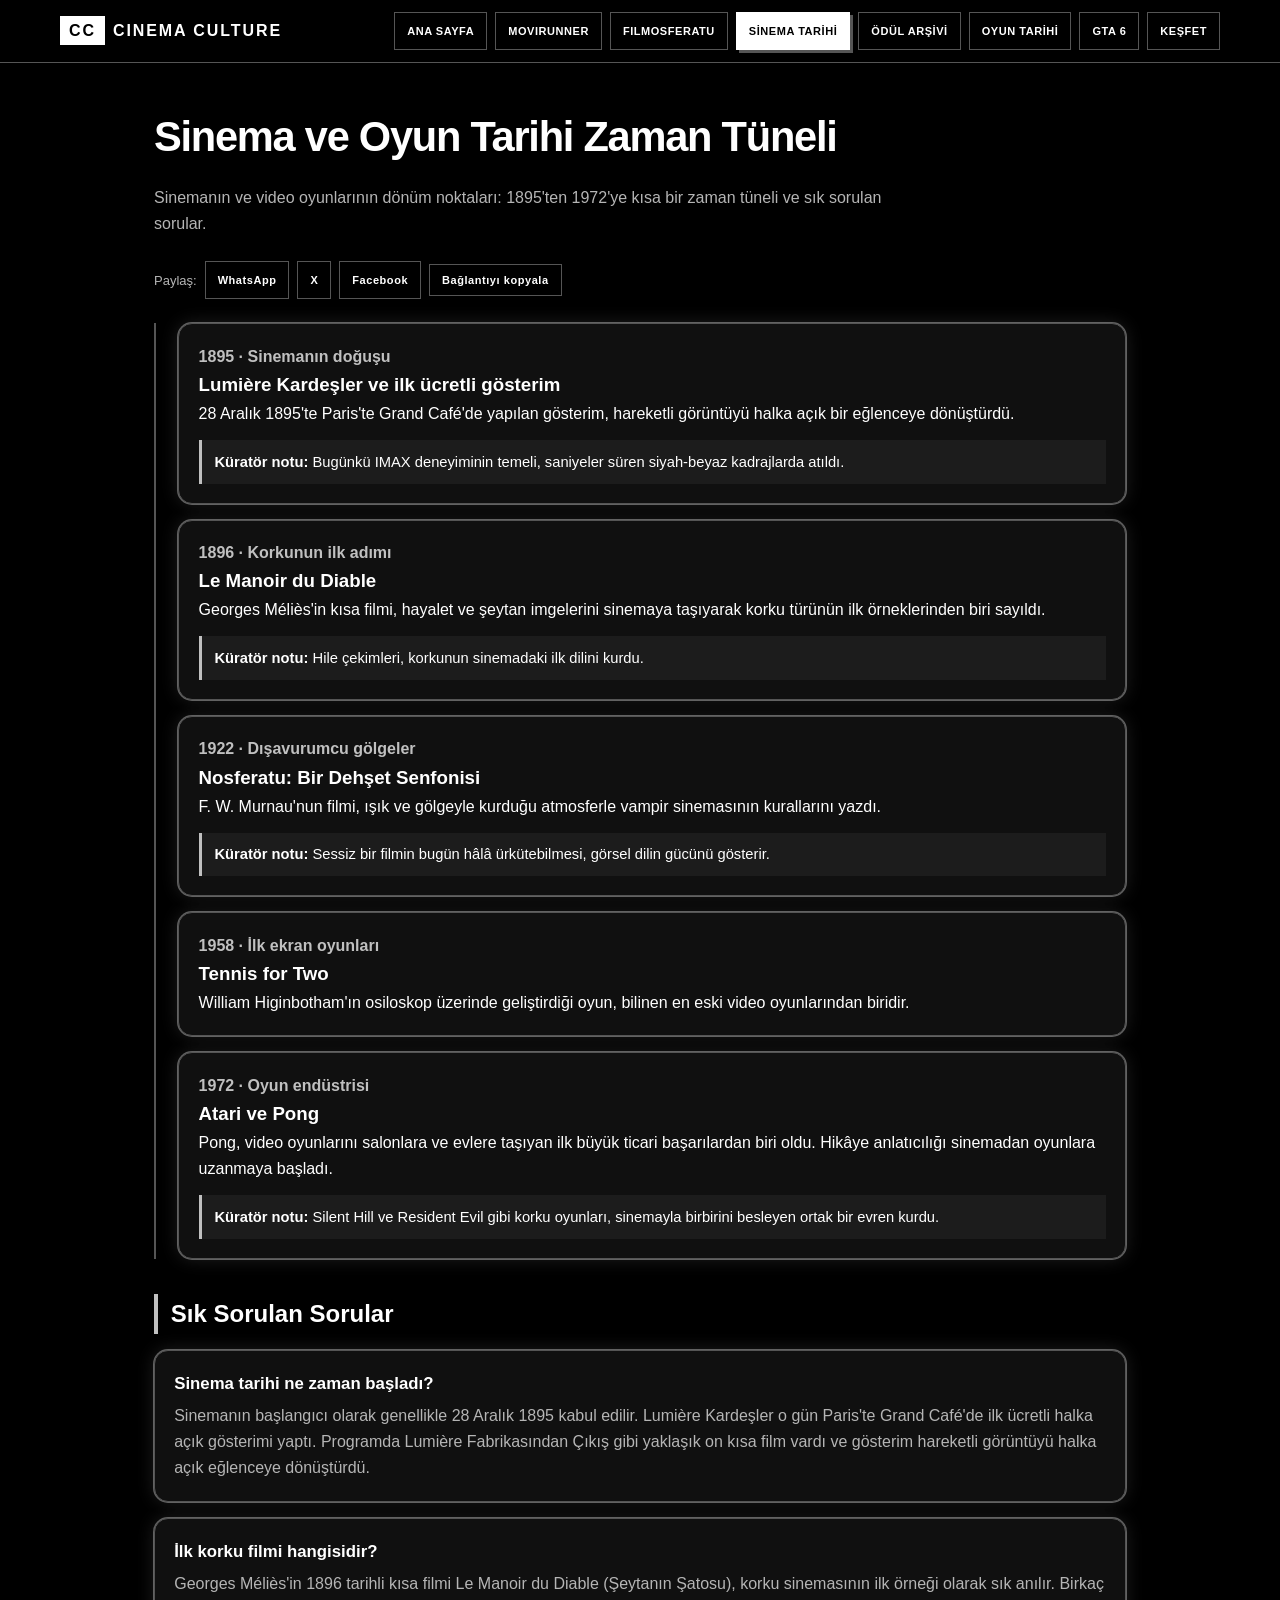
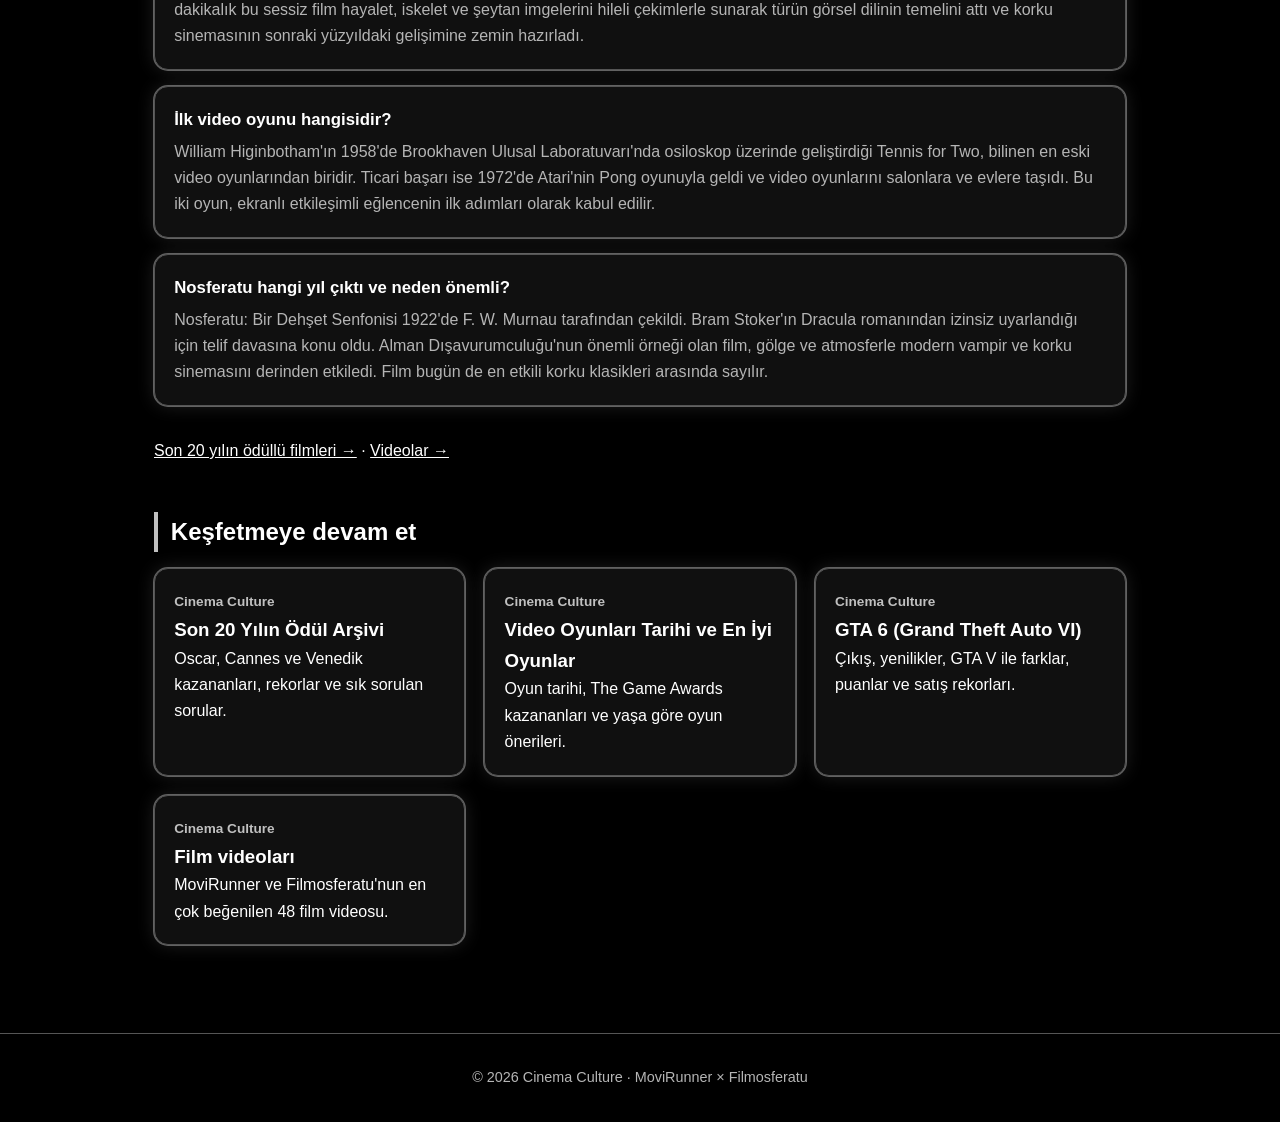
<file: tarihce.html>
﻿<!doctype html><html lang="tr"><head>
<script async src="https://www.googletagmanager.com/gtm.js?id=GTM-MK9WLMW9"></script><script>window.dataLayer=window.dataLayer||[];function gtag(){dataLayer.push(arguments);}gtag('js',new Date());</script>
<script>window.dataLayer=window.dataLayer||[];function gtag(){dataLayer.push(arguments);}gtag('js',new Date());</script>
<script>window.dataLayer=window.dataLayer||[];function gtag(){dataLayer.push(arguments);}gtag("js",new Date());</script><meta charset="utf-8"><meta name="viewport" content="width=device-width,initial-scale=1">
<link rel="icon" href="data:image/svg+xml,%3Csvg xmlns='http://www.w3.org/2000/svg' viewBox='0 0 100 100'%3E%3Ctext y='.9em' font-size='90'%3E🎬%3C/text%3E%3C/svg%3E"><title>Sinema ve Oyun Tarihi: 1895'ten Günümüze Zaman Tüneli | MoviRunner × Filmosferatu</title><meta name="description" content="Lumière Kardeşler'den Nosferatu'ya, Tennis for Two'dan Pong'a: sinema ve video oyunları tarihinin dönüm noktaları ve sık sorulan sorular."><link rel="canonical" href="https://sukruozolgayizmir-ctrl.github.io/moviRunner-filmosferatu/tarihce.html"><meta name="robots" content="index,follow,max-snippet:-1,max-image-preview:large">
<meta property="og:type" content="article"><meta property="og:site_name" content="Cinema Culture · MoviRunner × Filmosferatu"><meta property="og:title" content="Sinema ve Oyun Tarihi: 1895'ten Günümüze Zaman Tüneli | MoviRunner × Filmosferatu"><meta property="og:description" content="Lumière Kardeşler'den Nosferatu'ya, Tennis for Two'dan Pong'a: sinema ve video oyunları tarihinin dönüm noktaları ve sık sorulan sorular."><meta property="og:url" content="https://sukruozolgayizmir-ctrl.github.io/moviRunner-filmosferatu/tarihce.html"><meta property="og:image" content="https://sukruozolgayizmir-ctrl.github.io/moviRunner-filmosferatu/og-image.jpg"><meta property="og:image:width" content="1200"><meta property="og:image:height" content="630"><meta name="twitter:card" content="summary_large_image"><meta property="og:locale" content="tr_TR">
<link rel="alternate" type="application/atom+xml" title="Cinema Culture" href="feed.xml"><link rel="sitemap" type="application/xml" href="sitemap.xml"><link rel="stylesheet" href="s.css">
<script type="application/ld+json">{"@context": "https://schema.org", "@graph": [{"@type": "Article", "headline": "Sinema ve Oyun Tarihi: 1895'ten Günümüze Zaman Tüneli", "description": "Lumière Kardeşler'den Nosferatu'ya, Tennis for Two'dan Pong'a: sinema ve video oyunları tarihinin dönüm noktaları.", "inLanguage": "tr-TR", "datePublished": "2026-11-18", "dateModified": "2026-11-21", "author": {"@type": "Organization", "name": "Cinema Culture", "url": "https://sukruozolgayizmir-ctrl.github.io/moviRunner-filmosferatu/"}, "publisher": {"@type": "Organization", "name": "Cinema Culture", "url": "https://sukruozolgayizmir-ctrl.github.io/moviRunner-filmosferatu/"}, "image": "https://sukruozolgayizmir-ctrl.github.io/moviRunner-filmosferatu/og-image.jpg", "mainEntityOfPage": "https://sukruozolgayizmir-ctrl.github.io/moviRunner-filmosferatu/tarihce.html"}, {"@type": "FAQPage", "mainEntity": [{"@type": "Question", "name": "Sinema tarihi ne zaman başladı?", "acceptedAnswer": {"@type": "Answer", "text": "Sinemanın başlangıcı olarak genellikle 28 Aralık 1895 kabul edilir. Lumière Kardeşler o gün Paris'te Grand Café'de ilk ücretli halka açık gösterimi yaptı. Programda Lumière Fabrikasından Çıkış gibi yaklaşık on kısa film vardı ve gösterim hareketli görüntüyü halka açık eğlenceye dönüştürdü."}}, {"@type": "Question", "name": "İlk korku filmi hangisidir?", "acceptedAnswer": {"@type": "Answer", "text": "Georges Méliès'in 1896 tarihli kısa filmi Le Manoir du Diable (Şeytanın Şatosu), korku sinemasının ilk örneği olarak sık anılır. Birkaç dakikalık bu sessiz film hayalet, iskelet ve şeytan imgelerini hileli çekimlerle sunarak türün görsel dilinin temelini attı ve korku sinemasının sonraki yüzyıldaki gelişimine zemin hazırladı."}}, {"@type": "Question", "name": "İlk video oyunu hangisidir?", "acceptedAnswer": {"@type": "Answer", "text": "William Higinbotham'ın 1958'de Brookhaven Ulusal Laboratuvarı'nda osiloskop üzerinde geliştirdiği Tennis for Two, bilinen en eski video oyunlarından biridir. Ticari başarı ise 1972'de Atari'nin Pong oyunuyla geldi ve video oyunlarını salonlara ve evlere taşıdı. Bu iki oyun, ekranlı etkileşimli eğlencenin ilk adımları olarak kabul edilir."}}, {"@type": "Question", "name": "Nosferatu hangi yıl çıktı ve neden önemli?", "acceptedAnswer": {"@type": "Answer", "text": "Nosferatu: Bir Dehşet Senfonisi 1922'de F. W. Murnau tarafından çekildi. Bram Stoker'ın Dracula romanından izinsiz uyarlandığı için telif davasına konu oldu. Alman Dışavurumculuğu'nun önemli örneği olan film, gölge ve atmosferle modern vampir ve korku sinemasını derinden etkiledi. Film bugün de en etkili korku klasikleri arasında sayılır."}}]}, {"@type": "BreadcrumbList", "itemListElement": [{"@type": "ListItem", "position": 1, "name": "Ana Sayfa", "item": "https://sukruozolgayizmir-ctrl.github.io/moviRunner-filmosferatu/"}, {"@type": "ListItem", "position": 2, "name": "Sinema ve Oyun Tarihi", "item": "https://sukruozolgayizmir-ctrl.github.io/moviRunner-filmosferatu/tarihce.html"}]}]}</script>
</head><body>
<header><div class="wrap nr"><a class="logo" href="./"><b>CC</b>CINEMA CULTURE</a><nav><a class="b" href="./">ANA SAYFA</a><a class="b" href="./#mr">MOVIRUNNER</a><a class="b" href="./#fs">FILMOSFERATU</a><a class="b on" href="tarihce.html" aria-current="page">SİNEMA TARİHİ</a><a class="b" href="odul-arsivi.html">ÖDÜL ARŞİVİ</a><a class="b" href="oyunlar.html">OYUN TARİHİ</a><a class="b" href="gta6.html">GTA 6</a><a class="b" href="./#explore">KEŞFET</a></nav></div></header>
<main><h1>Sinema ve Oyun Tarihi Zaman Tüneli</h1><p class="lead">Sinemanın ve video oyunlarının dönüm noktaları: 1895'ten 1972'ye kısa bir zaman tüneli ve sık sorulan sorular.</p><div class="share"><span>Paylaş:</span><a class="b" rel="noopener" target="_blank" href="https://wa.me/?text=Sinema ve Oyun Tarihi%20https://sukruozolgayizmir-ctrl.github.io/moviRunner-filmosferatu/tarihce.html">WhatsApp</a><a class="b" rel="noopener" target="_blank" href="https://twitter.com/intent/tweet?url=https://sukruozolgayizmir-ctrl.github.io/moviRunner-filmosferatu/tarihce.html&amp;text=Sinema ve Oyun Tarihi">X</a><a class="b" rel="noopener" target="_blank" href="https://www.facebook.com/sharer/sharer.php?u=https://sukruozolgayizmir-ctrl.github.io/moviRunner-filmosferatu/tarihce.html">Facebook</a><button class="b" id="cp" type="button">Bağlantıyı kopyala</button></div>
<section class="tl">
<article><span class="y">1895 · Sinemanın doğuşu</span><h3>Lumière Kardeşler ve ilk ücretli gösterim</h3><p>28 Aralık 1895'te Paris'te Grand Café'de yapılan gösterim, hareketli görüntüyü halka açık bir eğlenceye dönüştürdü.</p><div class="note"><b>Küratör notu:</b> Bugünkü IMAX deneyiminin temeli, saniyeler süren siyah-beyaz kadrajlarda atıldı.</div></article>
<article><span class="y">1896 · Korkunun ilk adımı</span><h3>Le Manoir du Diable</h3><p>Georges Méliès'in kısa filmi, hayalet ve şeytan imgelerini sinemaya taşıyarak korku türünün ilk örneklerinden biri sayıldı.</p><div class="note"><b>Küratör notu:</b> Hile çekimleri, korkunun sinemadaki ilk dilini kurdu.</div></article>
<article><span class="y">1922 · Dışavurumcu gölgeler</span><h3>Nosferatu: Bir Dehşet Senfonisi</h3><p>F. W. Murnau'nun filmi, ışık ve gölgeyle kurduğu atmosferle vampir sinemasının kurallarını yazdı.</p><div class="note"><b>Küratör notu:</b> Sessiz bir filmin bugün hâlâ ürkütebilmesi, görsel dilin gücünü gösterir.</div></article>
<article><span class="y">1958 · İlk ekran oyunları</span><h3>Tennis for Two</h3><p>William Higinbotham'ın osiloskop üzerinde geliştirdiği oyun, bilinen en eski video oyunlarından biridir.</p></article>
<article><span class="y">1972 · Oyun endüstrisi</span><h3>Atari ve Pong</h3><p>Pong, video oyunlarını salonlara ve evlere taşıyan ilk büyük ticari başarılardan biri oldu. Hikâye anlatıcılığı sinemadan oyunlara uzanmaya başladı.</p><div class="note"><b>Küratör notu:</b> Silent Hill ve Resident Evil gibi korku oyunları, sinemayla birbirini besleyen ortak bir evren kurdu.</div></article>
</section>
<h2>Sık Sorulan Sorular</h2><section class="faq">
<div><h3>Sinema tarihi ne zaman başladı?</h3><p>Sinemanın başlangıcı olarak genellikle 28 Aralık 1895 kabul edilir. Lumière Kardeşler o gün Paris'te Grand Café'de ilk ücretli halka açık gösterimi yaptı. Programda Lumière Fabrikasından Çıkış gibi yaklaşık on kısa film vardı ve gösterim hareketli görüntüyü halka açık eğlenceye dönüştürdü.</p></div>
<div><h3>İlk korku filmi hangisidir?</h3><p>Georges Méliès'in 1896 tarihli kısa filmi Le Manoir du Diable (Şeytanın Şatosu), korku sinemasının ilk örneği olarak sık anılır. Birkaç dakikalık bu sessiz film hayalet, iskelet ve şeytan imgelerini hileli çekimlerle sunarak türün görsel dilinin temelini attı ve korku sinemasının sonraki yüzyıldaki gelişimine zemin hazırladı.</p></div>
<div><h3>İlk video oyunu hangisidir?</h3><p>William Higinbotham'ın 1958'de Brookhaven Ulusal Laboratuvarı'nda osiloskop üzerinde geliştirdiği Tennis for Two, bilinen en eski video oyunlarından biridir. Ticari başarı ise 1972'de Atari'nin Pong oyunuyla geldi ve video oyunlarını salonlara ve evlere taşıdı. Bu iki oyun, ekranlı etkileşimli eğlencenin ilk adımları olarak kabul edilir.</p></div>
<div><h3>Nosferatu hangi yıl çıktı ve neden önemli?</h3><p>Nosferatu: Bir Dehşet Senfonisi 1922'de F. W. Murnau tarafından çekildi. Bram Stoker'ın Dracula romanından izinsiz uyarlandığı için telif davasına konu oldu. Alman Dışavurumculuğu'nun önemli örneği olan film, gölge ve atmosferle modern vampir ve korku sinemasını derinden etkiledi. Film bugün de en etkili korku klasikleri arasında sayılır.</p></div></section>
<p style="margin-top:2rem"><a href="odul-arsivi.html">Son 20 yılın ödüllü filmleri →</a> · <a href="./">Videolar →</a></p><aside class="more"><h2>Keşfetmeye devam et</h2><div class="g"><article class="card"><span class="tag">Cinema Culture</span><h3><a href="odul-arsivi.html">Son 20 Yılın Ödül Arşivi</a></h3><p>Oscar, Cannes ve Venedik kazananları, rekorlar ve sık sorulan sorular.</p></article><article class="card"><span class="tag">Cinema Culture</span><h3><a href="oyunlar.html">Video Oyunları Tarihi ve En İyi Oyunlar</a></h3><p>Oyun tarihi, The Game Awards kazananları ve yaşa göre oyun önerileri.</p></article><article class="card"><span class="tag">Cinema Culture</span><h3><a href="gta6.html">GTA 6 (Grand Theft Auto VI)</a></h3><p>Çıkış, yenilikler, GTA V ile farklar, puanlar ve satış rekorları.</p></article><article class="card"><span class="tag">Cinema Culture</span><h3><a href="./">Film videoları</a></h3><p>MoviRunner ve Filmosferatu'nun en çok beğenilen 48 film videosu.</p></article></div></aside></main>
<footer>© 2026 Cinema Culture · MoviRunner × Filmosferatu</footer><script>(function(){var b=document.getElementById("cp");if(b)b.addEventListener("click",function(){if(navigator.clipboard)navigator.clipboard.writeText(location.href).then(function(){b.textContent="Kopyalandı ✓"})})})();</script></body></html>
</file>
<file: s.css>
:root{--bg:#000;--c:#101010;--l:#555;--t:#fff;--m:#b5b5b5;--g:#c0c0c0}
*{box-sizing:border-box;margin:0;padding:0}body{background:var(--bg);color:var(--t);font:16px/1.65 Arial,Helvetica,sans-serif}
a{color:inherit}

main{max-width:1100px;margin:0 auto;padding:2.5rem 5%}h1{font-size:clamp(1.8rem,5vw,2.6rem);margin-bottom:.8rem}h2{font-size:1.5rem;margin:2.2rem 0 1rem;border-left:4px solid var(--g);padding-left:.8rem}
.lead{color:var(--m);max-width:760px;margin-bottom:1.5rem}.g{display:grid;grid-template-columns:repeat(auto-fill,minmax(300px,1fr));gap:1.2rem}
.card,.tl article,.faq div{background:var(--c);border:1px solid var(--l);border-radius:12px;padding:1.2rem}.card:hover{border-color:var(--g)}
.tag{color:var(--g);font-size:.85rem;font-weight:700}.meta{color:var(--m);font-size:.9rem;margin:.3rem 0 .6rem}.note{margin-top:.8rem;padding:.6rem .8rem;border-left:3px solid var(--g);background:rgba(255,255,255,.05);font-size:.92rem}
.tl{display:grid;gap:1rem;border-left:2px solid var(--l);padding-left:1.4rem}.tl .y{color:var(--g);font-weight:800}.faq{display:grid;gap:1rem}.faq h3{font-size:1.05rem;margin-bottom:.3rem}.faq p{color:var(--m)}
input[type=search]{width:100%;padding:.9rem 1.2rem;background:var(--c);border:1px solid var(--l);border-radius:10px;color:var(--t);font-size:1rem;margin:.5rem 0 1rem}
.tabs{display:flex;gap:.6rem;flex-wrap:wrap;margin-bottom:1.2rem}.tabs button,.w{background:var(--c);border:1px solid var(--l);color:var(--m);padding:.6rem 1rem;border-radius:8px;cursor:pointer;font-weight:600}
.tabs button.on{background:var(--g);color:#000;border-color:var(--g)}.w{margin-top:.8rem;width:100%}.w.on{border-color:#22c55e;color:#4ade80}.p{display:none}.p.on{display:contents}#badge{display:inline-block;margin:.5rem 0 1rem;padding:.3rem .9rem;border:1px solid var(--g);color:var(--g);border-radius:20px;font-weight:700}
footer{text-align:center;color:var(--m);padding:2rem 5%;border-top:1px solid var(--l);margin-top:3rem;font-size:.9rem}
.tw{overflow-x:auto;border:1px solid var(--l);border-radius:12px;margin:.8rem 0 1.5rem}table{width:100%;border-collapse:collapse;min-width:640px}th,td{padding:.55rem .75rem;border-bottom:1px solid var(--l);text-align:left;vertical-align:top;font-size:.92rem}th{color:var(--g);background:var(--c);position:sticky;top:0}tr:last-child td{border-bottom:0}td:first-child{color:var(--g);font-weight:700;white-space:nowrap}.fn{color:var(--m);font-size:.85rem;margin-top:1rem}ul.k{display:grid;gap:.6rem;padding-left:1.2rem}ul.k li{color:var(--m)}ul.k b{color:var(--t)}

.wrap{max-width:1160px;width:calc(100% - 32px);margin:auto}header{position:sticky;top:0;z-index:9;background:var(--bg);border-bottom:1px solid var(--l)}
.nr{display:flex;align-items:center;justify-content:space-between;gap:12px;flex-wrap:wrap;padding:12px 0}.logo{font-weight:900;letter-spacing:.12em;font-size:16px;text-decoration:none;color:var(--t)}.logo b{background:var(--t);color:var(--bg);padding:6px 9px;margin-right:8px}
nav{display:flex;gap:8px;flex-wrap:wrap}.b{background:transparent;border:1px solid var(--l);padding:9px 12px;font-weight:800;font-size:11px;letter-spacing:.05em;text-decoration:none;color:var(--t);display:inline-block}.b.on{background:var(--t);color:var(--bg);border-color:var(--t);box-shadow:3px 3px 0 var(--l)}.b:hover{transform:translate(-1px,-1px)}
.card,.tl article,.faq div{box-shadow:0 0 0 1px rgba(255,255,255,.35),0 0 18px rgba(255,255,255,.12);border-radius:14px}h1{letter-spacing:-.03em}

.share{display:flex;gap:8px;flex-wrap:wrap;align-items:center;margin:1rem 0 1.5rem;color:var(--m);font-size:13px}button.b{cursor:pointer;font-family:inherit}.more{margin-top:3rem}.more h3 a{color:inherit;text-decoration:none}.more h3 a:hover{text-decoration:underline}
</file>
